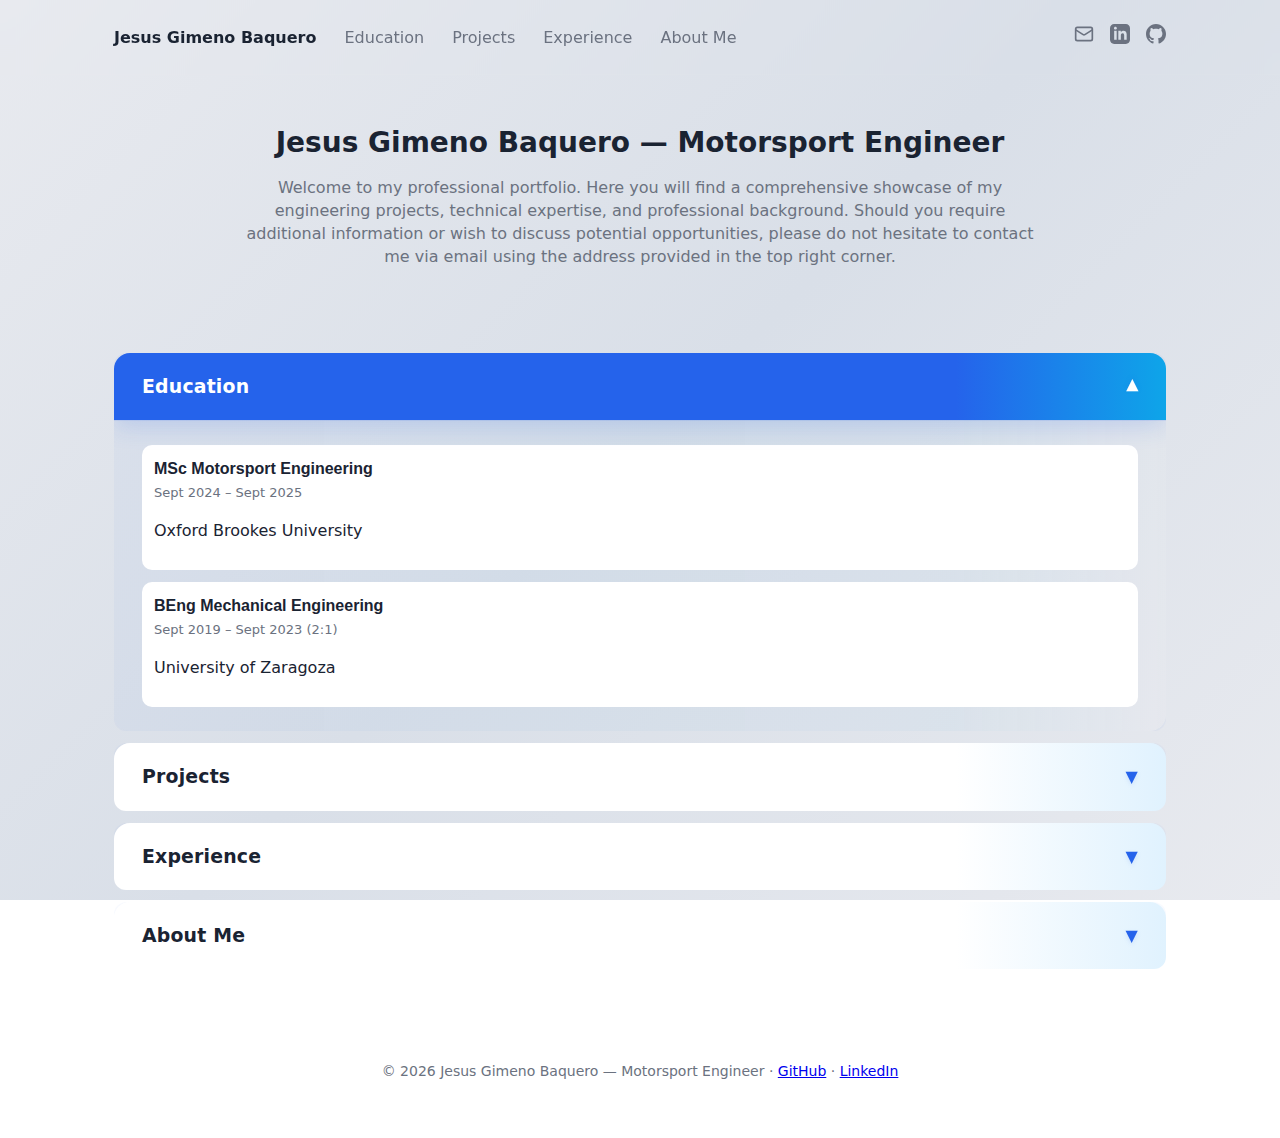
<file: index.html>
<!-- File: index.html -->
<!doctype html>
<html lang="en">
<head>
    <meta charset="utf-8" />
    <meta name="viewport" content="width=device-width,initial-scale=1" />
    <title>Jesus Gimeno Baquero — Motorsport Portfolio</title>
    <link rel="stylesheet" href="style.css" />
    <meta name="description" content="Engineering portfolio with interactive projects, images and contact section." />
</head>
<body>


    <header class="site-header">
        <div class="container header-inner">
            <a class="brand" href="#top">Jesus Gimeno Baquero</a>
            <nav class="nav" aria-label="Main">
                <button id="menu-toggle" class="menu-toggle" aria-expanded="false">☰</button>
                <ul id="nav-list" class="nav-list">
                    <li><a href="#education">Education</a></li>
                    <li><a href="#projects">Projects</a></li>
                    <li><a href="#experience">Experience</a></li>
                    <li><a href="#about">About Me</a></li>
                </ul>
            </nav>
            <div class="header-contact">
                <a href="mailto:gimeno.jesus0010@gmail.com" title="Email" class="contact-link">
                    <svg width="20" height="20" viewBox="0 0 24 24" fill="none" stroke="currentColor" stroke-width="2">
                        <rect x="2" y="4" width="20" height="16" rx="2"></rect>
                        <path d="m22 7-8.97 5.7a1.94 1.94 0 0 1-2.06 0L2 7"></path>
                    </svg>
                </a>
                <a href="https://www.linkedin.com/in/jesusgimenobaquero" target="_blank" rel="noopener" title="LinkedIn" class="contact-link">
                    <svg width="20" height="20" viewBox="0 0 24 24" fill="currentColor">
                        <path d="M19 0h-14c-2.761 0-5 2.239-5 5v14c0 2.761 2.239 5 5 5h14c2.762 0 5-2.239 5-5v-14c0-2.761-2.238-5-5-5zm-11 19h-3v-11h3v11zm-1.5-12.268c-.966 0-1.75-.79-1.75-1.764s.784-1.764 1.75-1.764 1.75.79 1.75 1.764-.783 1.764-1.75 1.764zm13.5 12.268h-3v-5.604c0-3.368-4-3.113-4 0v5.604h-3v-11h3v1.765c1.396-2.586 7-2.777 7 2.476v6.759z"/>
                    </svg>
                </a>
                <a href="https://github.com/jesus-gb3" target="_blank" rel="noopener" title="GitHub" class="contact-link">
                    <svg width="20" height="20" viewBox="0 0 24 24" fill="currentColor">
                        <path d="M12 0c-6.626 0-12 5.373-12 12 0 5.302 3.438 9.8 8.207 11.387.599.111.793-.261.793-.577v-2.234c-3.338.726-4.033-1.416-4.033-1.416-.546-1.387-1.333-1.756-1.333-1.756-1.089-.745.083-.729.083-.729 1.205.084 1.839 1.237 1.839 1.237 1.07 1.834 2.807 1.304 3.492.997.107-.775.418-1.305.762-1.604-2.665-.305-5.467-1.334-5.467-5.931 0-1.311.469-2.381 1.236-3.221-.124-.303-.535-1.524.117-3.176 0 0 1.008-.322 3.301 1.23.957-.266 1.983-.399 3.003-.404 1.02.005 2.047.138 3.006.404 2.291-1.552 3.297-1.23 3.297-1.23.653 1.653.242 2.874.118 3.176.77.84 1.235 1.911 1.235 3.221 0 4.609-2.807 5.624-5.479 5.921.43.372.823 1.102.823 2.222v3.293c0 .319.192.694.801.576 4.765-1.589 8.199-6.086 8.199-11.386 0-6.627-5.373-12-12-12z"/>
                    </svg>
                </a>
            </div>
        </div>
    </header>

    <main id="top">
        <section id="hero" class="hero container">
            <div class="hero-left">
                <h1>Jesus Gimeno Baquero — Motorsport Engineer</h1>
                <p>Welcome to my professional portfolio. Here you will find a comprehensive showcase of my engineering projects, technical expertise, and professional background. Should you require additional information or wish to discuss potential opportunities, please do not hesitate to contact me via email using the address provided in the top right corner.</p>
            </div>
        </section>

        <!-- Accordion-style sections in the requested order: Education, Projects, Experience -->
        <div class="container">
            <details id="education" class="accordion" open>
                <summary>Education</summary>
                <div class="panel timeline">
                    <div class="timeline-item education-item">
                        <button class="timeline-toggle" aria-expanded="false">MSc Motorsport Engineering</button>
                        <time>Sept 2024 – Sept 2025</time>
                        <p>Oxford Brookes University</p>
                        <div class="timeline-details hidden">
                            <ul style="margin:0 0 12px 0; padding-left:20px;">
                                <li><strong>Degree:</strong> MSc Motorsport Engineering</li>
                                <li><strong>Institution:</strong> Oxford Brookes University</li>
                                <li><strong>Dates:</strong> Sept 2024 – Sept 2025</li>
                            </ul>
                            <strong>Modules:</strong>
                            <ul style="margin:0 0 12px 0; padding-left:20px;">
                                <li>Vehicle Dynamics</li>
                                <li>Advanced Aerodynamics</li>
                                <li>Engineering Business Management</li>
                                <li>Electric Vehicles</li>
                                <li>Composite Structures and Impact Modelling</li>
                                <li>Race Engineering</li>
                                <li>Data Analysis Techniques</li>
                            </ul>
                            <strong>Dissertation:</strong>
                            <ul style="margin:0 0 12px 0; padding-left:20px;">
                                <li>Vehicle Sideslip Estimator Based on GPS and IMS Measurements</li>
                            </ul>
                        </div>
                    </div>

                    <div class="timeline-item education-item">
                        <button class="timeline-toggle" aria-expanded="false">BEng Mechanical Engineering</button>
                        <time>Sept 2019 – Sept 2023 (2:1)</time>
                        <p>University of Zaragoza</p>
                        <div class="timeline-details hidden">
                            <ul style="margin:0 0 12px 0; padding-left:20px;">
                                <li><strong>Degree:</strong> BEng Mechanical Engineering</li>
                                <li><strong>Institution:</strong> University of Zaragoza</li>
                                <li><strong>Dates:</strong> Sept 2019 – Sept 2023</li>
                            </ul>
                            <strong>Modules:</strong>
                            <ul style="margin:0 0 12px 0; padding-left:20px;">
                                <li>Dynamics</li>
                                <li>Structure Analysis</li>
                                <li>Kinematics</li>
                                <li>Internal Combustion Engines</li>
                                <li>Thermodynamics</li>
                                <li>Thermal Engineering</li>
                                <li>Fluid Dynamics</li>
                                <li>Mechanical Design</li>
                                <li>Manufacturing Methods</li>
                            </ul>
                            <strong>Dissertation:</strong>
                            <ul style="margin:0 0 12px 0; padding-left:20px;">
                                <li>Parametric Study of a Four-Stroke Engine Model Using 4stsoft Software</li>
                            </ul>
                        </div>
                    </div>
                </div>
            </details>

            <details id="projects" class="accordion">
                <summary>Projects</summary>
                <div class="panel timeline">
                    <div class="timeline-item">
                        <button class="timeline-toggle" aria-expanded="false">Physics-Based Sideslip Angle Estimation</button>
                        <time style="color: #0b57a4;">Python • Sensor Fusion • Signal Processing | May 2025 – Sept 2025</time>
                        <p>MSc dissertation project with Hitech GP racing team. Developed accurate body sideslip angle estimation using real-time sensor fusion.</p>
                        <div class="timeline-details hidden">
                            <ul style="margin:0 0 12px 0; padding-left:20px;">
                                <li><strong>Project:</strong> Physics-Based Sideslip Angle Estimation</li>
                                <li><strong>Tools:</strong> Python • Sensor Fusion • Signal Processing</li>
                                <li><strong>Context:</strong> MSc Dissertation with Hitech GP</li>
                            </ul>
                            <strong>Overview:</strong>
                            <ul style="margin:0 0 12px 0; padding-left:20px;">
                                <li>Developed accurate body sideslip angle estimation using real-time sensor fusion</li>
                                <li>Integrated GPS, IMU, and wheel speed sensor data for robust estimation</li>
                                <li>Implemented signal processing techniques to handle sensor noise and latency</li>
                                <li>Collaborated with professional racing team on real-world application</li>
                            </ul>
                            <a href="projects/sideslip-angle-estimation.html" style="display: inline-block; margin-top: 10px; color: #0b57a4; font-weight: 600; text-decoration: none;">View Full Project →</a>
                        </div>
                    </div>

                    <div class="timeline-item">
                        <button class="timeline-toggle" aria-expanded="false">iRacing Data Analysis</button>
                        <time style="color: #0b57a4;">Python • Data Analysis • Telemetry | Nov 2025</time>
                        <p>Comprehensive telemetry analysis framework for driver performance and setup optimization in iRacing simulation.</p>
                        <div class="timeline-details hidden">
                            <ul style="margin:0 0 12px 0; padding-left:20px;">
                                <li><strong>Project:</strong> iRacing Data Analysis</li>
                                <li><strong>Tools:</strong> Python • Data Analysis • Telemetry</li>
                                <li><strong>Context:</strong> Personal Development Project</li>
                            </ul>
                            <strong>Overview:</strong>
                            <ul style="margin:0 0 12px 0; padding-left:20px;">
                                <li>Developed comprehensive telemetry analysis framework for iRacing</li>
                                <li>Created tools for driver performance comparison and lap analysis</li>
                                <li>Implemented setup optimization algorithms based on telemetry data</li>
                                <li>Built visualization dashboards for quick performance insights</li>
                            </ul>
                            <a href="projects/iracing-data-analysis.html" style="display: inline-block; margin-top: 10px; color: #0b57a4; font-weight: 600; text-decoration: none;">View Full Project →</a>
                        </div>
                    </div>

                    <div class="timeline-item">
                        <button class="timeline-toggle" aria-expanded="false">F1 Vehicle Dynamics Simulation</button>
                        <time style="color: #0b57a4;">AVL VSM • Vehicle Dynamics • Lap Time Simulation | Mar 2025 – May 2025</time>
                        <p>Comprehensive F1 vehicle model with laptime simulation and track-specific optimization using professional-grade tools.</p>
                        <div class="timeline-details hidden">
                            <ul style="margin:0 0 12px 0; padding-left:20px;">
                                <li><strong>Project:</strong> F1 Vehicle Dynamics Simulation</li>
                                <li><strong>Tools:</strong> AVL VSM • Vehicle Dynamics • Lap Time Simulation</li>
                                <li><strong>Context:</strong> MSc Motorsport Engineering Module</li>
                            </ul>
                            <strong>Overview:</strong>
                            <ul style="margin:0 0 12px 0; padding-left:20px;">
                                <li>Developed complete 2026 FIA-compliant F1 car setup using AVL Vehicle Simulation Model</li>
                                <li>Worked in two-person Vehicle Dynamics team optimizing suspension, ride height, and mechanical balance</li>
                                <li>Achieved 62.611s qualifying lap time with 4.4% performance improvement over baseline</li>
                                <li>Integrated aerodynamics, vehicle dynamics, and powertrain subsystems for team-based development</li>
                            </ul>
                            <a href="projects/f1-simulation.html" style="display: inline-block; margin-top: 10px; color: #0b57a4; font-weight: 600; text-decoration: none;">View Full Project →</a>
                        </div>
                    </div>

                    <div class="timeline-item">
                        <button class="timeline-toggle" aria-expanded="false">3D Kinematic Solver</button>
                        <time style="color: #0b57a4;">Python • Kinematics • 3D Geometry | Nov 2025</time>
                        <p>Fully functional solver for analyzing complex suspension linkage behavior through computational geometry methods.</p>
                        <div class="timeline-details hidden">
                            <ul style="margin:0 0 12px 0; padding-left:20px;">
                                <li><strong>Project:</strong> 3D Kinematic Solver</li>
                                <li><strong>Tools:</strong> Python • Kinematics • 3D Geometry</li>
                                <li><strong>Context:</strong> Personal Development Project</li>
                            </ul>
                            <strong>Overview:</strong>
                            <ul style="margin:0 0 12px 0; padding-left:20px;">
                                <li>Built fully functional 3D kinematic solver from scratch in Python</li>
                                <li>Analyzes complex suspension linkage behavior through travel</li>
                                <li>Calculates key parameters: camber, toe, caster, scrub, dive/squat</li>
                                <li>Provides visualization and analysis tools for suspension optimization</li>
                            </ul>
                            <a href="projects/3d-kinematic-solver.html" style="display: inline-block; margin-top: 10px; color: #0b57a4; font-weight: 600; text-decoration: none;">View Full Project →</a>
                        </div>
                    </div>

                    <div class="timeline-item">
                        <button class="timeline-toggle" aria-expanded="false">Motostudent Suspension Design</button>
                        <time style="color: #0b57a4;">Excel • MATLAB • SolidWorks | Sept 2021 – Oct 2023</time>
                        <p>Progressive rear suspension system design for MotoStudent Competition VII Edition prototype motorcycles.</p>
                        <div class="timeline-details hidden">
                            <ul style="margin:0 0 12px 0; padding-left:20px;">
                                <li><strong>Project:</strong> Motostudent Suspension Design</li>
                                <li><strong>Tools:</strong> Excel • MATLAB • SolidWorks</li>
                                <li><strong>Context:</strong> MotoStudent Competition VII Edition</li>
                            </ul>
                            <strong>Overview:</strong>
                            <ul style="margin:0 0 12px 0; padding-left:20px;">
                                <li>Developed Excel-based rigid bike model for vehicle dynamics analysis</li>
                                <li>Calculated component forces for structural design and FEA validation</li>
                                <li>Designed progressive suspension with 50% motion ratio increase target</li>
                                <li>Created MATLAB script for automated kinematic optimization</li>
                                <li>Completed mechanical design in SolidWorks for manufacturing</li>
                            </ul>
                            <a href="projects/motostudent-suspension.html" style="display: inline-block; margin-top: 10px; color: #0b57a4; font-weight: 600; text-decoration: none;">View Full Project →</a>
                        </div>
                    </div>

                    <div class="timeline-item" style="display: none;">
                        <button class="timeline-toggle" aria-expanded="false">GT3 Aerodynamic Package Design</button>
                        <time style="color: #0b57a4;">SolidWorks • Aerodynamics • Integration | Sept 2024 – Dec 2024</time>
                        <p>Complete aerodynamic wing design with carbon fibre mounting integration for motorsport application.</p>
                        <div class="timeline-details hidden">
                            <ul style="margin:0 0 12px 0; padding-left:20px;">
                                <li><strong>Project:</strong> GT3 Aerodynamic Package Design</li>
                                <li><strong>Tools:</strong> SolidWorks • Aerodynamics • Integration</li>
                                <li><strong>Context:</strong> Motorsport Engineering Project</li>
                            </ul>
                            <strong>Overview:</strong>
                            <ul style="margin:0 0 12px 0; padding-left:20px;">
                                <li>Designed complete rear wing assembly with endplates and mounting structure</li>
                                <li>Integrated carbon fibre mounting brackets with existing chassis</li>
                                <li>Optimized aerodynamic balance for GT3 racing application</li>
                                <li>Created detailed manufacturing drawings and assembly instructions</li>
                            </ul>
                            <a href="projects/gt3-aerodynamics.html" style="display: inline-block; margin-top: 10px; color: #0b57a4; font-weight: 600; text-decoration: none;">View Full Project →</a>
                        </div>
                    </div>

                    <div class="timeline-item">
                        <button class="timeline-toggle" aria-expanded="false">Parametric Study of Four-Stroke Engine</button>
                        <time style="color: #0b57a4;">4STSOFT • Engine Modeling • Thermodynamics | Feb 2023 – Sept 2023</time>
                        <p>BEng dissertation project analyzing engine performance through comprehensive parametric study using simulation software.</p>
                        <div class="timeline-details hidden">
                            <ul style="margin:0 0 12px 0; padding-left:20px;">
                                <li><strong>Project:</strong> Parametric Study of Four-Stroke Engine</li>
                                <li><strong>Tools:</strong> 4STSOFT • Engine Modeling • Thermodynamics</li>
                                <li><strong>Context:</strong> BEng Dissertation Project</li>
                            </ul>
                            <strong>Overview:</strong>
                            <ul style="margin:0 0 12px 0; padding-left:20px;">
                                <li>Conducted comprehensive parametric study of four-stroke engine performance</li>
                                <li>Analyzed effects of compression ratio, valve timing, and intake/exhaust design</li>
                                <li>Used 4STSOFT simulation software for thermodynamic modeling</li>
                                <li>Identified optimal configurations for power and efficiency targets</li>
                            </ul>
                            <a href="projects/engine-parametric-study.html" style="display: inline-block; margin-top: 10px; color: #0b57a4; font-weight: 600; text-decoration: none;">View Full Project →</a>
                        </div>
                    </div>
                </div>
            </details>

            <details id="experience" class="accordion">
                <summary>Experience</summary>
                <div class="panel timeline">
                    <div class="timeline-item">
                        <button class="timeline-toggle" aria-expanded="false">Team Member — Oxford Brookes Racing</button>
                        <time>Sept 2024 – May 2025</time>
                        <p>Motorsport engineering team designing and building a Formula Student race car.</p>
                        <div class="timeline-details hidden">
                            <ul style="margin:0 0 12px 0; padding-left:20px;">
                                <li><strong>Role:</strong> Team Member — Oxford Brookes Racing</li>
                                <li><strong>Dates:</strong> Sept 2024 – May 2025</li>
                                <li><strong>Team:</strong> Oxford Brookes Racing</li>
                            </ul>
                            <strong>Responsibilities:</strong>
                            <ul style="margin:0 0 12px 0; padding-left:20px;">
                                <li>Developed kinematic optimization tools for suspension geometry</li>
                                <li>Designed carbon fibre steering mount assembly from concept to fabrication</li>
                                <li>Integrated simulation tools for performance validation</li>
                            </ul>
                            <strong>Key achievements:</strong>
                            <ul style="margin:0 0 12px 0; padding-left:20px;">
                                <li>Created Excel-based kinematic tool reducing design iteration time</li>
                                <li>Delivered structural components meeting weight and performance targets</li>
                                <li>Validated designs against lap-time simulations and vehicle dynamics models</li>
                            </ul>
                        </div>
                    </div>
                    <div class="timeline-item">
                        <button class="timeline-toggle" aria-expanded="false">Chief Dynamics Engineer & Team Leader — Motostudent Unizar</button>
                        <time>Sept 2021 – Oct 2023</time>
                        <p>International student racing competition team (Formula Student electric vehicle category).</p>
                        <div class="timeline-details hidden">
                            <ul style="margin:0 0 12px 0; padding-left:20px;">
                                <li><strong>Role:</strong> Chief Dynamics Engineer & Team Leader — Motostudent Unizar</li>
                                <li><strong>Dates:</strong> Sept 2021 – Oct 2023</li>
                                <li><strong>Team:</strong> Motostudent Unizar</li>
                            </ul>
                            <strong>Responsibilities:</strong>
                            <ul style="margin:0 0 12px 0; padding-left:20px;">
                                <li>Led team during main competition event</li>
                                <li>Designed and simulated progressive rear suspension linkage using SolidWorks and ADAMS</li>
                                <li>Integrated sensors with electrical team</li>
                                <li>Conducted track data analysis for suspension tuning and driver coaching</li>
                            </ul>
                            <strong>Key achievements:</strong>
                            <ul style="margin:0 0 12px 0; padding-left:20px;">
                                <li>Successfully led team through design phase with cross-functional collaboration</li>
                                <li>Delivered competition-proven suspension system with real-world validation</li>
                                <li>Optimized vehicle setup based on track-specific data analysis</li>
                                <li>Mentored junior team members in vehicle dynamics principles</li>
                            </ul>
                        </div>
                    </div>
                    <div class="timeline-item">
                        <button class="timeline-toggle" aria-expanded="false">Higher National Diploma Teacher — IES Gallicum High School</button>
                        <time>Sept 2023 – June 2024</time>
                        <p>Taught technical modules to upper secondary and post-secondary students.</p>
                        <div class="timeline-details hidden">
                            <ul style="margin:0 0 12px 0; padding-left:20px;">
                                <li><strong>Role:</strong> Higher National Diploma Teacher — IES Gallicum High School</li>
                                <li><strong>Dates:</strong> Sept 2023 – June 2024</li>
                                <li><strong>Focus:</strong> Technical modules for upper secondary and post-secondary students</li>
                            </ul>
                            <strong>Responsibilities:</strong>
                            <ul style="margin:0 0 12px 0; padding-left:20px;">
                                <li>Delivered lectures in electronics, energy systems, and sensor technology</li>
                                <li>Created curriculum and practical exercises</li>
                                <li>Assessed student understanding and provided feedback</li>
                            </ul>
                            <strong>Key achievements:</strong>
                            <ul style="margin:0 0 12px 0; padding-left:20px;">
                                <li>Developed engaging technical content for diverse learner backgrounds</li>
                                <li>Demonstrated ability to communicate complex engineering concepts clearly</li>
                                <li>Built practical labs for hands-on learning</li>
                                <li>Introduced practical lab modules and project-based assessments that improved student engagement and hands-on skills</li>
                            </ul>
                        </div>
                    </div>
                </div>
            </details>

            <details id="about" class="accordion">
                <summary>About Me</summary>
                <div class="panel">
                    <details class="sub-accordion">
                        <summary>Skills</summary>
                        <div class="sub-panel">
                            <ul>
                                <li><strong>CAD & Design:</strong> SolidWorks, Inventor, AutoCAD</li>
                                <li><strong>Simulation & Modelling:</strong> ADAMS, AVL VSM, MATLAB, Excel-based tools</li>
                                <li><strong>Programming:</strong> Python, MATLAB, C++</li>
                                <li><strong>Vehicle Dynamics:</strong> Multibody systems, suspension design, tire modelling, aerodynamics</li>
                                <li><strong>Data Analysis:</strong> Sensor fusion, signal processing, real-world track data correlation</li>
                                <li><strong>FEA & Analysis:</strong> Structural analysis, component optimization</li>
                                <li><strong>Languages:</strong> English (IELTS Band 8 / C1 Advanced), Spanish (Native)</li>
                            </ul>
                        </div>
                    </details>

                    <details class="sub-accordion">
                        <summary>Hobbies</summary>
                        <div class="sub-panel">
                            <ul>
                                <li><strong>Motorsport & Cars:</strong> Interest in motorsport and practical vehicle work — maintenance, mechanical troubleshooting, tuning, and hands-on improvements for road and track use.</li>
                                <li><strong>Simracing & videogames:</strong> Competitive simracing, lap analysis, and setup experimentation to sharpen track and engineering skills.</li>
                                <li><strong>Sports & fitness:</strong> Tennis, basketball, and regular gym training to build endurance, coordination, and focus.</li>
                                <li><strong>Music:</strong> Play electric guitar and bass — enjoy performing, recording, and listening across genres.</li>
                                <li><strong>Watchmaking & precision crafts:</strong> Interest in mechanical movements, assembly, and the fine-detail work of horology.</li>
                            </ul>
                        </div>
                    </details>
                </div>
            </details>
        </div>
    </main>

    <footer class="site-footer">
        <div class="container">
            <p>© <span id="year"></span> Jesus Gimeno Baquero — Motorsport Engineer · <a href="https://github.com/jesus-gb3" target="_blank" rel="noopener">GitHub</a> · <a href="https://www.linkedin.com/in/jesusgimenobaquero" target="_blank" rel="noopener">LinkedIn</a></p>
        </div>
    </footer>

    <script>
        // Basic interactive behavior: menu toggle, filtering, search, modal, form stub
        document.addEventListener('DOMContentLoaded', () => {
            // Set year
            document.getElementById('year').textContent = new Date().getFullYear();

            // Accordion behaviour: only allow one open at a time
            const accordions = Array.from(document.querySelectorAll('details.accordion'));
            accordions.forEach(acc => {
                acc.addEventListener('click', (e) => {
                    // Only handle summary clicks
                    if (e.target.tagName !== 'SUMMARY') return;

                    // If the clicked summary belongs to a nested sub-accordion (e.g. About Me), ignore
                    if (e.target.closest('#about .sub-accordion')) return;

                    if (acc.open) {
                        // Closing animation
                        e.preventDefault();
                        const panel = acc.querySelector('.panel');
                        if (panel) panel.style.animation = 'slideUp 0.6s ease forwards';
                        setTimeout(() => {
                            acc.open = false;
                            if (panel) panel.style.animation = '';
                        }, 600);
                    } else {
                        // Opening - close other accordions smoothly
                        e.preventDefault();
                        accordions.forEach(other => {
                            if (other !== acc && other.open) {
                                const otherPanel = other.querySelector('.panel');
                                if (otherPanel) otherPanel.style.animation = 'slideUp 0.6s ease forwards';
                                setTimeout(() => {
                                    other.open = false;
                                    if (otherPanel) otherPanel.style.animation = '';
                                }, 600);
                            }
                        });
                        // Open the clicked accordion
                        acc.open = true;
                        const panel = acc.querySelector('.panel');
                        if (panel) panel.style.animation = 'slideDown 0.6s ease forwards';
                    }
                });
            });

            // Menu toggle for small screens
            const menuToggle = document.getElementById('menu-toggle');
            const navList = document.getElementById('nav-list');
            menuToggle.addEventListener('click', () => {
                const expanded = menuToggle.getAttribute('aria-expanded') === 'true';
                menuToggle.setAttribute('aria-expanded', String(!expanded));
                navList.classList.toggle('open');
            });

            // Smooth scroll for internal links — also open an accordion if target is one
            document.querySelectorAll('a[href^="#"]').forEach(a => {
                a.addEventListener('click', (e) => {
                    const href = a.getAttribute('href');
                    if (href.length > 1) {
                        e.preventDefault();
                        const target = document.querySelector(href);
                        if (target) {
                            // If target is a <details>, open it and close others
                            if (target.tagName && target.tagName.toLowerCase() === 'details') {
                                accordions.forEach(other => { if (other !== target) other.open = false; });
                                target.open = true;
                            }
                            target.scrollIntoView({behavior: 'smooth', block: 'start'});
                        }
                        navList.classList.remove('open');
                        menuToggle.setAttribute('aria-expanded', 'false');
                    }
                });
            });

            // Handle hash on page load to open appropriate accordion
            const hash = window.location.hash;
            if (hash) {
                const target = document.querySelector(hash);
                if (target && target.tagName && target.tagName.toLowerCase() === 'details') {
                    accordions.forEach(other => { if (other !== target) other.open = false; });
                    target.open = true;
                    setTimeout(() => target.scrollIntoView({behavior: 'smooth', block: 'start'}), 0);
                }
            }

            // Only one education subsection open at a time
            document.querySelectorAll('.timeline-item.education-item').forEach(item => {
                item.addEventListener('click', (e) => {
                    if (e.target.tagName === 'A') return;
                    const details = item.querySelector('.timeline-details');
                    const btn = item.querySelector('.timeline-toggle');
                    if (details && btn) {
                        // Close all other education subsections
                        document.querySelectorAll('.timeline-item.education-item .timeline-details').forEach(d => {
                            if (d !== details) d.classList.add('hidden');
                        });
                        document.querySelectorAll('.timeline-item.education-item .timeline-toggle').forEach(b => {
                            if (b !== btn) b.setAttribute('aria-expanded', 'false');
                        });
                        // Toggle current
                        const nowOpen = details.classList.contains('hidden');
                        details.classList.toggle('hidden');
                        btn.setAttribute('aria-expanded', String(nowOpen));
                    }
                });
            });

            // Only one project subsection open at a time
            document.querySelectorAll('#projects .timeline-item').forEach(item => {
                item.addEventListener('click', (e) => {
                    if (e.target.tagName === 'A') return;
                    const details = item.querySelector('.timeline-details');
                    const btn = item.querySelector('.timeline-toggle');
                    if (details && btn) {
                        // Close all other project subsections
                        document.querySelectorAll('#projects .timeline-item .timeline-details').forEach(d => {
                            if (d !== details) d.classList.add('hidden');
                        });
                        document.querySelectorAll('#projects .timeline-item .timeline-toggle').forEach(b => {
                            if (b !== btn) b.setAttribute('aria-expanded', 'false');
                        });
                        // Toggle current
                        const nowOpen = details.classList.contains('hidden');
                        details.classList.toggle('hidden');
                        btn.setAttribute('aria-expanded', String(nowOpen));
                    }
                });
            });
                // Only one experience subsection open at a time
                document.querySelectorAll('#experience .timeline-item').forEach(item => {
                    item.addEventListener('click', (e) => {
                        if (e.target.tagName === 'A') return;
                        const details = item.querySelector('.timeline-details');
                        const btn = item.querySelector('.timeline-toggle');
                        if (details && btn) {
                            // Close all other experience subsections
                            document.querySelectorAll('#experience .timeline-item .timeline-details').forEach(d => {
                                if (d !== details) d.classList.add('hidden');
                            });
                            document.querySelectorAll('#experience .timeline-item .timeline-toggle').forEach(b => {
                                if (b !== btn) b.setAttribute('aria-expanded', 'false');
                            });
                            // Toggle current
                            const nowOpen = details.classList.contains('hidden');
                            details.classList.toggle('hidden');
                            btn.setAttribute('aria-expanded', String(nowOpen));
                        }
                    });
                });

                // About Me sub-accordion toggling (Skills, Hobbies)
                document.querySelectorAll('#about .sub-accordion').forEach(subAcc => {
                    const summary = subAcc.querySelector('summary');
                    if (summary) {
                        summary.addEventListener('click', (e) => {
                            e.preventDefault();
                            // Prevent click from bubbling to parent accordion (which would close it)
                            e.stopPropagation();
                            // Toggle only this sub-accordion
                            subAcc.open = !subAcc.open;
                        });
                    }
                });
        });
    </script>
</body>
</html>
</file>
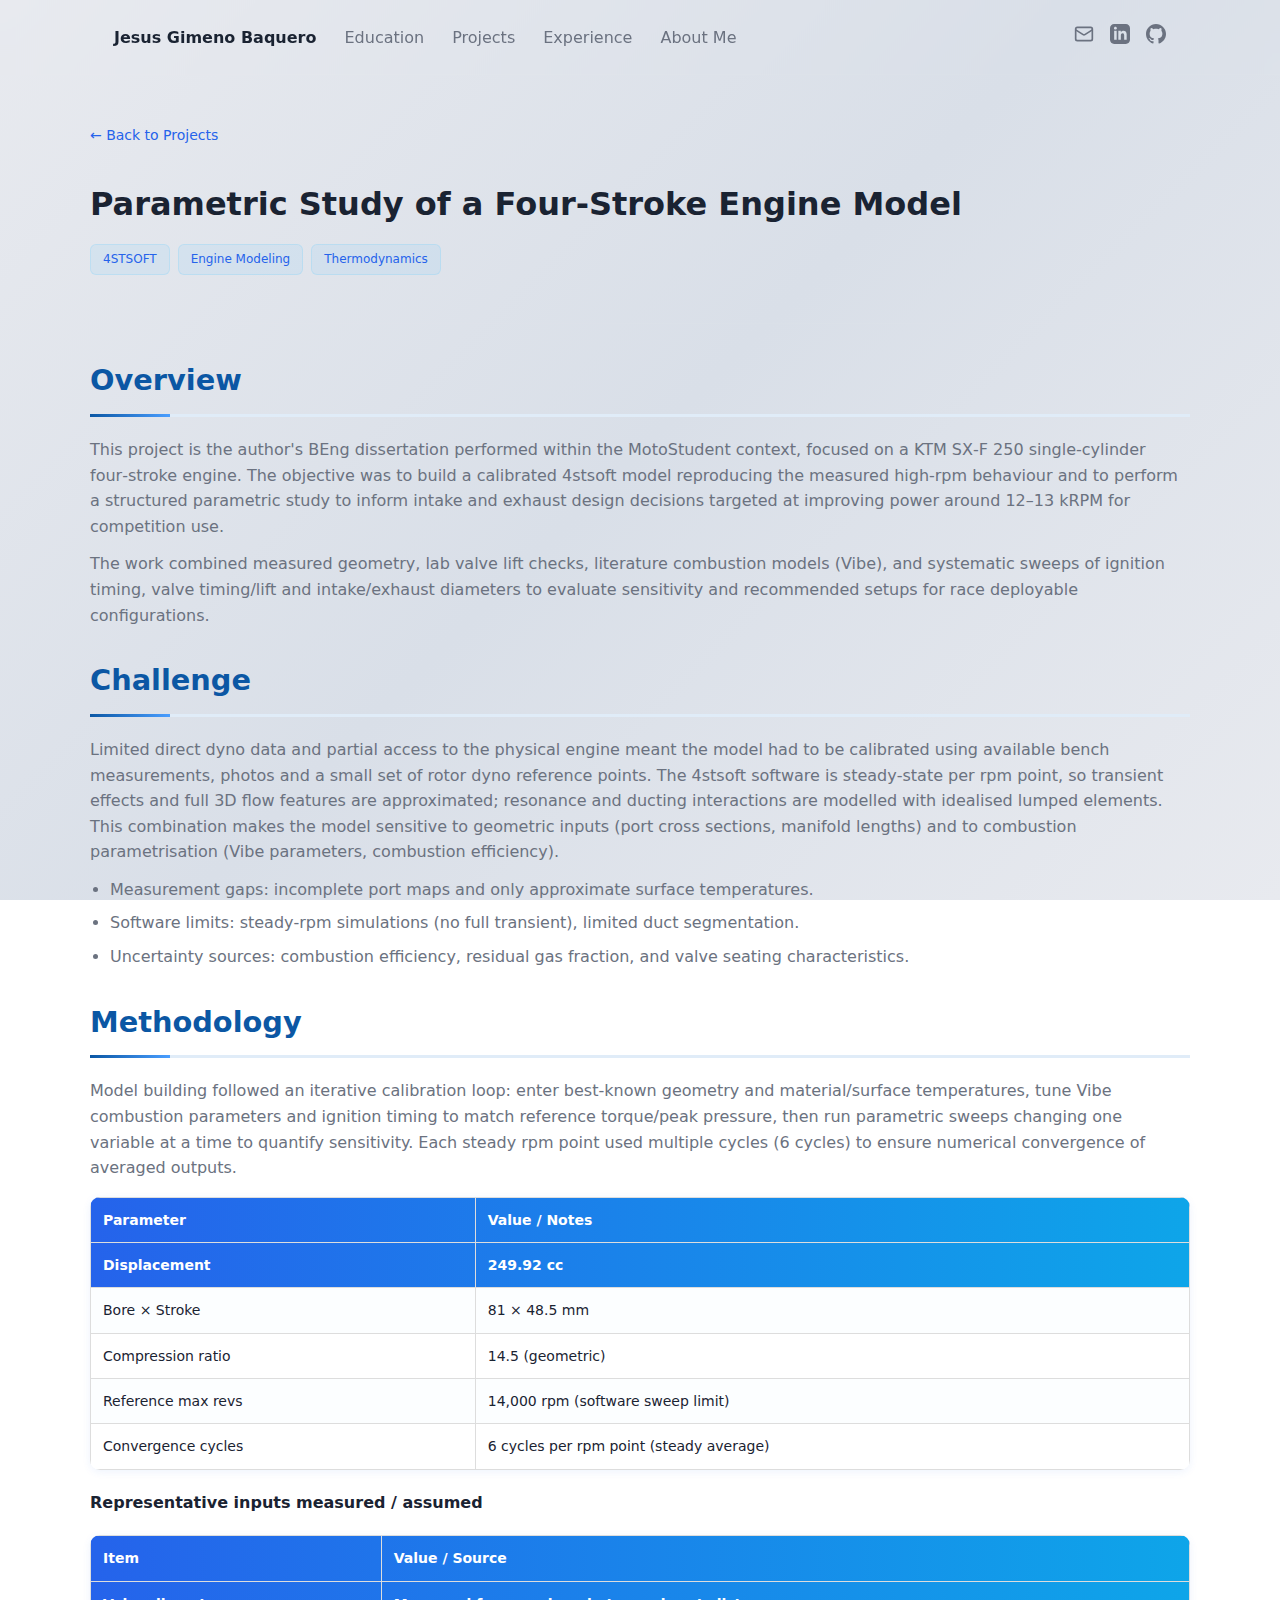
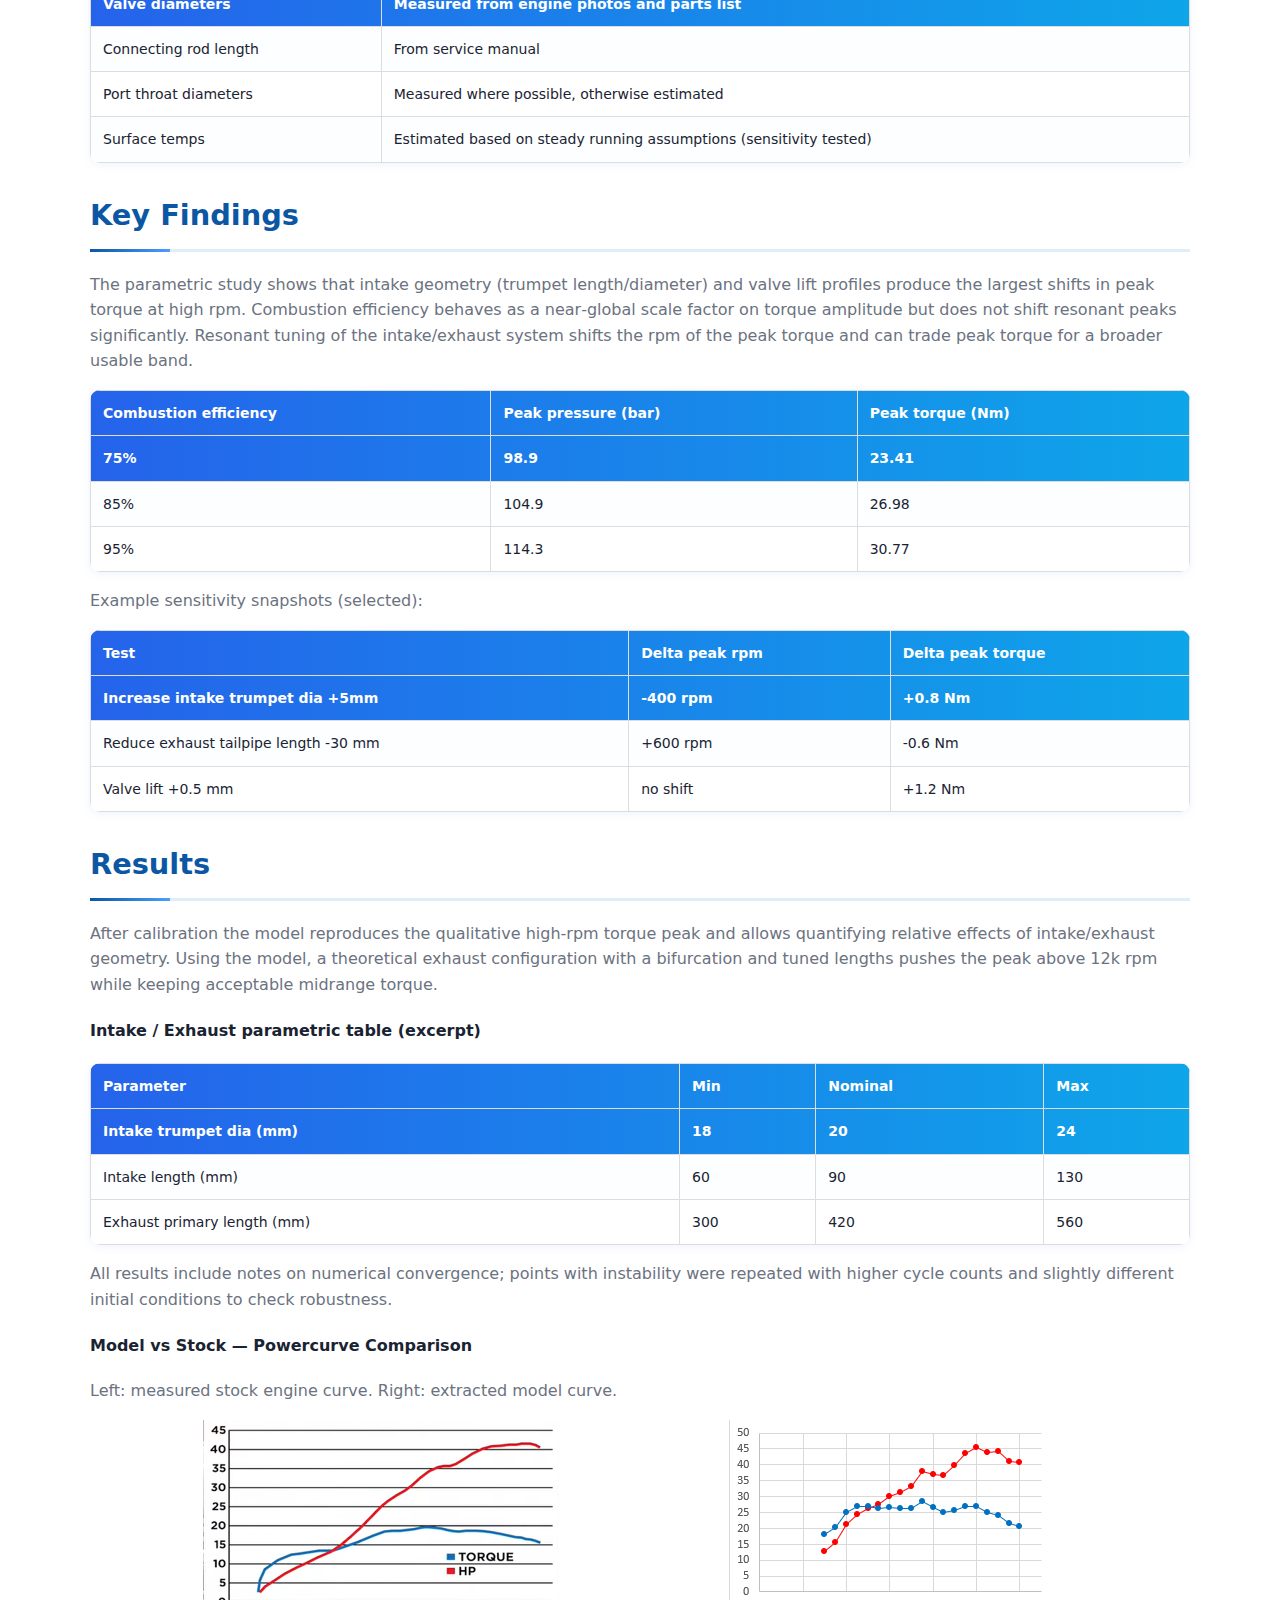
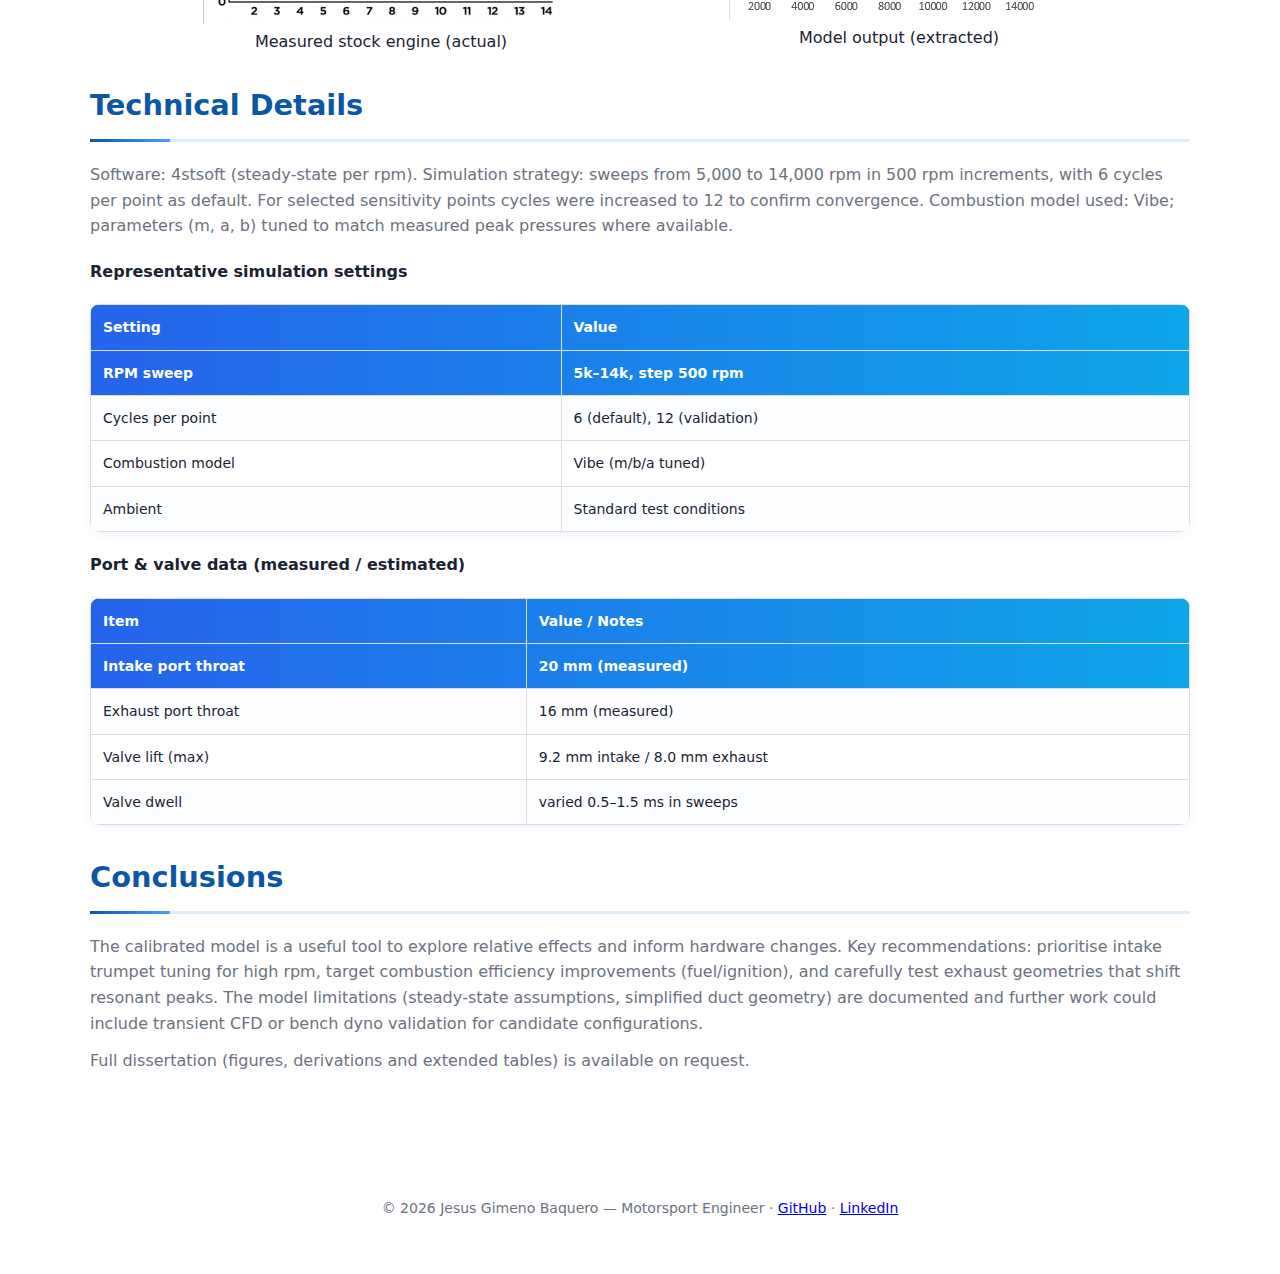
<file: projects/engine-parametric-study.html>
<!doctype html>
<html lang="en">
<head>
    <meta charset="utf-8" />
    <meta name="viewport" content="width=device-width,initial-scale=1" />
    <title>Engine Parametric Study — Jesus Gimeno Baquero</title>
    <link rel="stylesheet" href="../style.css" />
    <style>
        /* Title styling */
        article.project-content h2 {
            color: #0b57a4;
            font-size: 1.8rem;
            font-weight: 700;
            margin-top: 50px;
            margin-bottom: 20px;
            padding-bottom: 12px;
            border-bottom: 3px solid #e0ecf8;
            position: relative;
        }
        article.project-content h2::after {
            content: '';
            position: absolute;
            bottom: -3px;
            left: 0;
            width: 80px;
            height: 3px;
            background: linear-gradient(90deg, #0b57a4 0%, #4a9eff 100%);
        }
        article.project-content h2:first-of-type {
            margin-top: 0;
        }
        article.project-content h3 {
            color: #083761;
            font-size: 1.3rem;
            font-weight: 600;
            margin-top: 35px;
            margin-bottom: 15px;
            padding-left: 15px;
            border-left: 4px solid #4a9eff;
        }

        /* Revert to original table design */
        .data-table {
            width: 100%;
            border-collapse: collapse;
            margin: 1rem 0;
            font-size: 0.9rem;
            text-align: left;
        }

        .data-table th, .data-table td {
            border: 1px solid #ddd; /* Light gray borders */
            padding: 0.75rem;
        }

        .data-table tr {
            background-color: #ffffff; /* Default white for all rows */
        }

        .data-table tr:first-child {
            font-weight: bold; /* Bold text for the first row */
        }

        /* Side-by-side images */
        .pv-compare {
            display: flex;
            justify-content: space-between;
            gap: 1rem;
        }
        .pv-compare-item {
            flex: 1;
            text-align: center;
        }
        .pv-compare-item img {
            max-width: 100%;
            height: auto;
        }
    </style>
</head>
<body>
    <header class="site-header">
        <div class="container header-inner">
            <a class="brand" href="../index.html#top">Jesus Gimeno Baquero</a>
            <nav class="nav" aria-label="Main">
                <button id="menu-toggle" class="menu-toggle" aria-expanded="false">☰</button>
                <ul id="nav-list" class="nav-list">
                    <li><a href="../index.html#education">Education</a></li>
                    <li><a href="../index.html#projects">Projects</a></li>
                    <li><a href="../index.html#experience">Experience</a></li>
                    <li><a href="../index.html#about">About Me</a></li>
                </ul>
            </nav>
            <div class="header-contact">
                <a href="mailto:gimeno.jesus0010@gmail.com" title="Email" class="contact-link">
                    <svg width="20" height="20" viewBox="0 0 24 24" fill="none" stroke="currentColor" stroke-width="2">
                        <rect x="2" y="4" width="20" height="16" rx="2"></rect>
                        <path d="m22 7-8.97 5.7a1.94 1.94 0 0 1-2.06 0L2 7"></path>
                    </svg>
                </a>
                <a href="https://www.linkedin.com/in/jesusgimenobaquero" target="_blank" rel="noopener" title="LinkedIn" class="contact-link">
                    <svg width="20" height="20" viewBox="0 0 24 24" fill="currentColor">
                        <path d="M19 0h-14c-2.761 0-5 2.239-5 5v14c0 2.761 2.239 5 5 5h14c2.762 0 5-2.239 5-5v-14c0-2.761-2.238-5-5-5zm-11 19h-3v-11h3v11zm-1.5-12.268c-.966 0-1.75-.79-1.75-1.764s.784-1.764 1.75-1.764 1.75.79 1.75 1.764-.783 1.764-1.75 1.764zm13.5 12.268h-3v-5.604c0-3.368-4-3.113-4 0v5.604h-3v-11h3v1.765c1.396-2.586 7-2.777 7 2.476v6.759z"/>
                    </svg>
                </a>
                <a href="https://github.com/jesus-gb3" target="_blank" rel="noopener" title="GitHub" class="contact-link">
                    <svg width="20" height="20" viewBox="0 0 24 24" fill="currentColor">
                        <path d="M12 0c-6.626 0-12 5.373-12 12 0 5.302 3.438 9.8 8.207 11.387.599.111.793-.261.793-.577v-2.234c-3.338.726-4.033-1.416-4.033-1.416-.546-1.387-1.333-1.756-1.333-1.756-1.089-.745.083-.729.083-.729 1.205.084 1.839 1.237 1.839 1.237 1.07 1.834 2.807 1.304 3.492.997.107-.775.418-1.305.762-1.604-2.665-.305-5.467-1.334-5.467-5.931 0-1.311.469-2.381 1.236-3.221-.124-.303-.535-1.524.117-3.176 0 0 1.008-.322 3.301 1.23.957-.266 1.983-.399 3.003-.404 1.02.005 2.047.138 3.006.404 2.291-1.552 3.297-1.23 3.297-1.23.653 1.653.242 2.874.118 3.176.77.84 1.235 1.911 1.235 3.221 0 4.609-2.807 5.624-5.479 5.921.43.372.823 1.102.823 2.222v3.293c0 .319.192.694.801.576 4.765-1.589 8.199-6.086 8.199-11.386 0-6.627-5.373-12-12-12z"/>
                    </svg>
                </a>
            </div>
        </div>
    </header>

    <main id="top">
        <section class="project-hero container">
            <a href="../index.html#projects" class="back-link">← Back to Projects</a>
            <h1>Parametric Study of a Four-Stroke Engine Model</h1>
            <div class="project-meta">
                <span class="tag">4STSOFT</span>
                <span class="tag">Engine Modeling</span>
                <span class="tag">Thermodynamics</span>
            </div>
        </section>

        <article class="project-content container">
            <section class="project-section">
                <h2>Overview</h2>
                <p>This project is the author's BEng dissertation performed within the MotoStudent context, focused on a KTM SX‑F 250 single‑cylinder four‑stroke engine. The objective was to build a calibrated 4stsoft model reproducing the measured high‑rpm behaviour and to perform a structured parametric study to inform intake and exhaust design decisions targeted at improving power around 12–13 kRPM for competition use.</p>
                <p>The work combined measured geometry, lab valve lift checks, literature combustion models (Vibe), and systematic sweeps of ignition timing, valve timing/lift and intake/exhaust diameters to evaluate sensitivity and recommended setups for race deployable configurations.</p>
            </section>

            <section class="project-section">
                <h2>Challenge</h2>
                <p>Limited direct dyno data and partial access to the physical engine meant the model had to be calibrated using available bench measurements, photos and a small set of rotor dyno reference points. The 4stsoft software is steady‑state per rpm point, so transient effects and full 3D flow features are approximated; resonance and ducting interactions are modelled with idealised lumped elements. This combination makes the model sensitive to geometric inputs (port cross sections, manifold lengths) and to combustion parametrisation (Vibe parameters, combustion efficiency).</p>
                <ul>
                    <li>Measurement gaps: incomplete port maps and only approximate surface temperatures.</li>
                    <li>Software limits: steady‑rpm simulations (no full transient), limited duct segmentation.</li>
                    <li>Uncertainty sources: combustion efficiency, residual gas fraction, and valve seating characteristics.</li>
                </ul>
            </section>

            <section class="project-section">
                <h2>Methodology</h2>
                <p>Model building followed an iterative calibration loop: enter best‑known geometry and material/surface temperatures, tune Vibe combustion parameters and ignition timing to match reference torque/peak pressure, then run parametric sweeps changing one variable at a time to quantify sensitivity. Each steady rpm point used multiple cycles (6 cycles) to ensure numerical convergence of averaged outputs.</p>

                <table class="data-table">
                    <thead><tr><td>Parameter</td><td>Value / Notes</td></tr></thead>
                    <tbody>
                        <tr><td>Displacement</td><td>249.92 cc</td></tr>
                        <tr><td>Bore × Stroke</td><td>81 × 48.5 mm</td></tr>
                        <tr><td>Compression ratio</td><td>14.5 (geometric)</td></tr>
                        <tr><td>Reference max revs</td><td>14,000 rpm (software sweep limit)</td></tr>
                        <tr><td>Convergence cycles</td><td>6 cycles per rpm point (steady average)</td></tr>
                    </tbody>
                </table>

                <h4>Representative inputs measured / assumed</h4>
                <table class="data-table">
                    <thead><tr><td>Item</td><td>Value / Source</td></tr></thead>
                    <tbody>
                        <tr><td>Valve diameters</td><td>Measured from engine photos and parts list</td></tr>
                        <tr><td>Connecting rod length</td><td>From service manual</td></tr>
                        <tr><td>Port throat diameters</td><td>Measured where possible, otherwise estimated</td></tr>
                        <tr><td>Surface temps</td><td>Estimated based on steady running assumptions (sensitivity tested)</td></tr>
                    </tbody>
                </table>
            </section>

            <section class="project-section">
                <h2>Key Findings</h2>
                <p>The parametric study shows that intake geometry (trumpet length/diameter) and valve lift profiles produce the largest shifts in peak torque at high rpm. Combustion efficiency behaves as a near‑global scale factor on torque amplitude but does not shift resonant peaks significantly. Resonant tuning of the intake/exhaust system shifts the rpm of the peak torque and can trade peak torque for a broader usable band.</p>

                <table class="data-table">
                    <thead><tr><td>Combustion efficiency</td><td>Peak pressure (bar)</td><td>Peak torque (Nm)</td></tr></thead>
                    <tbody>
                        <tr><td>75%</td><td>98.9</td><td>23.41</td></tr>
                        <tr><td>85%</td><td>104.9</td><td>26.98</td></tr>
                        <tr><td>95%</td><td>114.3</td><td>30.77</td></tr>
                    </tbody>
                </table>

                <p>Example sensitivity snapshots (selected):</p>
                <table class="data-table">
                    <thead><tr><td>Test</td><td>Delta peak rpm</td><td>Delta peak torque</td></tr></thead>
                    <tbody>
                        <tr><td>Increase intake trumpet dia +5mm</td><td>-400 rpm</td><td>+0.8 Nm</td></tr>
                        <tr><td>Reduce exhaust tailpipe length -30 mm</td><td>+600 rpm</td><td>-0.6 Nm</td></tr>
                        <tr><td>Valve lift +0.5 mm</td><td>no shift</td><td>+1.2 Nm</td></tr>
                    </tbody>
                </table>
            </section>

            <section class="project-section">
                <h2>Results</h2>
                <p>After calibration the model reproduces the qualitative high‑rpm torque peak and allows quantifying relative effects of intake/exhaust geometry. Using the model, a theoretical exhaust configuration with a bifurcation and tuned lengths pushes the peak above 12k rpm while keeping acceptable midrange torque.</p>

                <h4>Intake / Exhaust parametric table (excerpt)</h4>
                <table class="data-table">
                    <thead><tr><td>Parameter</td><td>Min</td><td>Nominal</td><td>Max</td></tr></thead>
                    <tbody>
                        <tr><td>Intake trumpet dia (mm)</td><td>18</td><td>20</td><td>24</td></tr>
                        <tr><td>Intake length (mm)</td><td>60</td><td>90</td><td>130</td></tr>
                        <tr><td>Exhaust primary length (mm)</td><td>300</td><td>420</td><td>560</td></tr>
                    </tbody>
                </table>

                <p>All results include notes on numerical convergence; points with instability were repeated with higher cycle counts and slightly different initial conditions to check robustness.</p>

                <h4>Model vs Stock — Powercurve Comparison</h4>
                <p class="muted">Left: measured stock engine curve. Right: extracted model curve.</p>
                <figure class="pv-compare">
                    <div class="pv-compare-item">
                        <img src="assets/engine-actual.png" alt="Measured stock engine powercurve (torque & hp)" />
                        <figcaption>Measured stock engine (actual)</figcaption>
                    </div>
                    <div class="pv-compare-item">
                        <img src="assets/engine-model.png" alt="Model extracted powercurve (torque & hp)" />
                        <figcaption>Model output (extracted)</figcaption>
                    </div>
                </figure>
            </section>

            <section class="project-section">
                <h2>Technical Details</h2>
                <p>Software: 4stsoft (steady‑state per rpm). Simulation strategy: sweeps from 5,000 to 14,000 rpm in 500 rpm increments, with 6 cycles per point as default. For selected sensitivity points cycles were increased to 12 to confirm convergence. Combustion model used: Vibe; parameters (m, a, b) tuned to match measured peak pressures where available.</p>

                <h4>Representative simulation settings</h4>
                <table class="data-table">
                    <thead><tr><td>Setting</td><td>Value</td></tr></thead>
                    <tbody>
                        <tr><td>RPM sweep</td><td>5k–14k, step 500 rpm</td></tr>
                        <tr><td>Cycles per point</td><td>6 (default), 12 (validation)</td></tr>
                        <tr><td>Combustion model</td><td>Vibe (m/b/a tuned)</td></tr>
                        <tr><td>Ambient</td><td>Standard test conditions</td></tr>
                    </tbody>
                </table>

                <h4>Port & valve data (measured / estimated)</h4>
                <table class="data-table">
                    <thead><tr><td>Item</td><td>Value / Notes</td></tr></thead>
                    <tbody>
                        <tr><td>Intake port throat</td><td>20 mm (measured)</td></tr>
                        <tr><td>Exhaust port throat</td><td>16 mm (measured)</td></tr>
                        <tr><td>Valve lift (max)</td><td>9.2 mm intake / 8.0 mm exhaust</td></tr>
                        <tr><td>Valve dwell</td><td>varied 0.5–1.5 ms in sweeps</td></tr>
                    </tbody>
                </table>
            </section>

            <section class="project-section">
                <h2>Conclusions</h2>
                <p>The calibrated model is a useful tool to explore relative effects and inform hardware changes. Key recommendations: prioritise intake trumpet tuning for high rpm, target combustion efficiency improvements (fuel/ignition), and carefully test exhaust geometries that shift resonant peaks. The model limitations (steady‑state assumptions, simplified duct geometry) are documented and further work could include transient CFD or bench dyno validation for candidate configurations.</p>
                <p>Full dissertation (figures, derivations and extended tables) is available on request.</p>
            </section>
        </article>

    </main>

    <footer class="site-footer">
        <div class="container">
            <p>© <span id="year"></span> Jesus Gimeno Baquero — Motorsport Engineer · <a href="https://github.com/jesus-gb3" target="_blank" rel="noopener">GitHub</a> · <a href="https://www.linkedin.com/in/jesusgimenobaquero" target="_blank" rel="noopener">LinkedIn</a></p>
        </div>
    </footer>

    <script>
        document.getElementById('year').textContent = new Date().getFullYear();
        
        // Menu toggle
        const menuToggle = document.getElementById('menu-toggle');
        const navList = document.getElementById('nav-list');
        menuToggle.addEventListener('click', () => {
            const expanded = menuToggle.getAttribute('aria-expanded') === 'true';
            menuToggle.setAttribute('aria-expanded', String(!expanded));
            navList.classList.toggle('open');
        });

        // Carousel functionality - simplified (guarded)
        (function(){
            const carousel = document.querySelector('.project-carousel');
            if (!carousel) return; // no legacy carousel present — skip

            const sections = document.querySelectorAll('.carousel-section');
            const indexBtns = document.querySelectorAll('.index-btn');
            const prevBtn = document.querySelector('.carousel-nav.prev');
            const nextBtn = document.querySelector('.carousel-nav.next');
            const currentCounter = document.querySelector('.carousel-counter .current');
            let currentIndex = 0;

            function updateCarousel() {
                // Move carousel
                carousel.style.transform = `translateX(-${currentIndex * 100}%)`;
                
                // Update button states
                indexBtns.forEach((btn, i) => {
                    if (i === currentIndex) {
                        btn.classList.add('active');
                    } else {
                        btn.classList.remove('active');
                    }
                });
                
                // Update counter
                if (currentCounter) currentCounter.textContent = currentIndex + 1;
            }

            // Navigation (guard individual elements)
            if (prevBtn) prevBtn.onclick = () => { currentIndex = (currentIndex - 1 + sections.length) % sections.length; updateCarousel(); };
            if (nextBtn) nextBtn.onclick = () => { currentIndex = (currentIndex + 1) % sections.length; updateCarousel(); };
            indexBtns.forEach((btn, index) => { btn.onclick = () => { currentIndex = index; updateCarousel(); }; });

            // Keyboard navigation
            document.onkeydown = (e) => {
                if (e.key === 'ArrowLeft') { currentIndex = (currentIndex - 1 + sections.length) % sections.length; updateCarousel(); }
                if (e.key === 'ArrowRight') { currentIndex = (currentIndex + 1) % sections.length; updateCarousel(); }
            };
        })();
    </script>
</body>
</html>
</file>
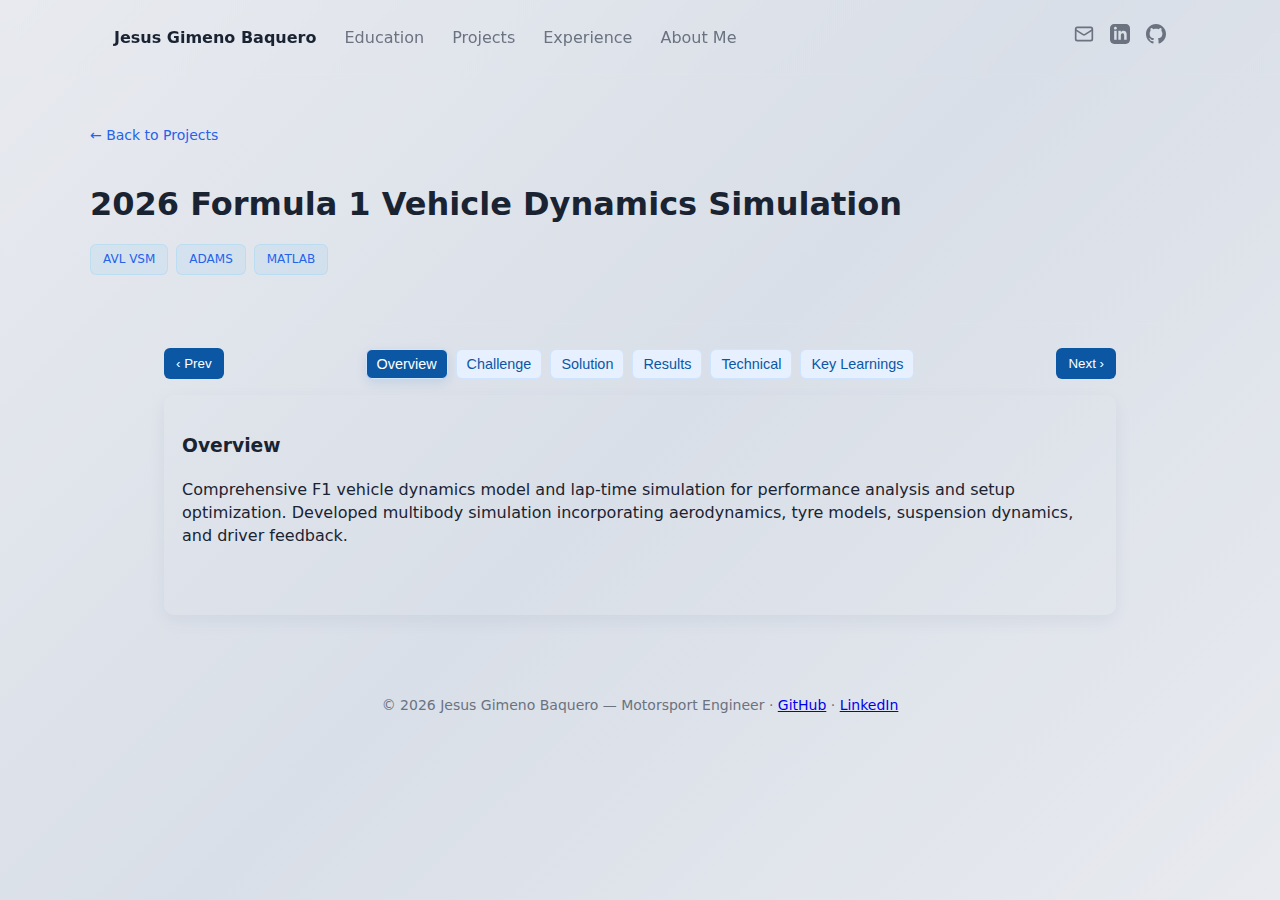
<file: projects/f1-simulation-old.html>
<!doctype html>
<html lang="en">
<head>
    <meta charset="utf-8" />
    <meta name="viewport" content="width=device-width,initial-scale=1" />
    <title>F1 Vehicle Dynamics Simulation — Jesus Gimeno Baquero</title>
    <link rel="stylesheet" href="../style.css" />
    <style>
        article.project-content h2 {
            color: #0b57a4;
            font-size: 1.8rem;
            font-weight: 700;
            margin-top: 50px;
            margin-bottom: 20px;
            padding-bottom: 12px;
            border-bottom: 3px solid #e0ecf8;
            position: relative;
        }
        article.project-content h2::after {
            content: '';
            position: absolute;
            bottom: -3px;
            left: 0;
            width: 80px;
            height: 3px;
            background: linear-gradient(90deg, #0b57a4 0%, #4a9eff 100%);
        }
        article.project-content h2:first-of-type {
            margin-top: 0;
        }
        article.project-content h3 {
            color: #083761;
            font-size: 1.3rem;
            font-weight: 600;
            margin-top: 35px;
            margin-bottom: 15px;
            padding-left: 15px;
            border-left: 4px solid #4a9eff;
        }
    </style>
</head>
<body>
    <header class="site-header">
        <div class="container header-inner">
            <a class="brand" href="../index.html#top">Jesus Gimeno Baquero</a>
            <nav class="nav" aria-label="Main">
                <button id="menu-toggle" class="menu-toggle" aria-expanded="false">☰</button>
                <ul id="nav-list" class="nav-list">
                    <li><a href="../index.html#education">Education</a></li>
                    <li><a href="../index.html#projects">Projects</a></li>
                    <li><a href="../index.html#experience">Experience</a></li>
                    <li><a href="../index.html#about">About Me</a></li>
                </ul>
            </nav>
            <div class="header-contact">
                <a href="mailto:gimeno.jesus0010@gmail.com" title="Email" class="contact-link">
                    <svg width="20" height="20" viewBox="0 0 24 24" fill="none" stroke="currentColor" stroke-width="2">
                        <rect x="2" y="4" width="20" height="16" rx="2"></rect>
                        <path d="m22 7-8.97 5.7a1.94 1.94 0 0 1-2.06 0L2 7"></path>
                    </svg>
                </a>
                <a href="https://www.linkedin.com/in/jesusgimenobaquero" target="_blank" rel="noopener" title="LinkedIn" class="contact-link">
                    <svg width="20" height="20" viewBox="0 0 24 24" fill="currentColor">
                        <path d="M19 0h-14c-2.761 0-5 2.239-5 5v14c0 2.761 2.239 5 5 5h14c2.762 0 5-2.239 5-5v-14c0-2.761-2.238-5-5-5zm-11 19h-3v-11h3v11zm-1.5-12.268c-.966 0-1.75-.79-1.75-1.764s.784-1.764 1.75-1.764 1.75.79 1.75 1.764-.783 1.764-1.75 1.764zm13.5 12.268h-3v-5.604c0-3.368-4-3.113-4 0v5.604h-3v-11h3v1.765c1.396-2.586 7-2.777 7 2.476v6.759z"/>
                    </svg>
                </a>
                <a href="https://github.com/jesus-gb3" target="_blank" rel="noopener" title="GitHub" class="contact-link">
                    <svg width="20" height="20" viewBox="0 0 24 24" fill="currentColor">
                        <path d="M12 0c-6.626 0-12 5.373-12 12 0 5.302 3.438 9.8 8.207 11.387.599.111.793-.261.793-.577v-2.234c-3.338.726-4.033-1.416-4.033-1.416-.546-1.387-1.333-1.756-1.333-1.756-1.089-.745.083-.729.083-.729 1.205.084 1.839 1.237 1.839 1.237 1.07 1.834 2.807 1.304 3.492.997.107-.775.418-1.305.762-1.604-2.665-.305-5.467-1.334-5.467-5.931 0-1.311.469-2.381 1.236-3.221-.124-.303-.535-1.524.117-3.176 0 0 1.008-.322 3.301 1.23.957-.266 1.983-.399 3.003-.404 1.02.005 2.047.138 3.006.404 2.291-1.552 3.297-1.23 3.297-1.23.653 1.653.242 2.874.118 3.176.77.84 1.235 1.911 1.235 3.221 0 4.609-2.807 5.624-5.479 5.921.43.372.823 1.102.823 2.222v3.293c0 .319.192.694.801.576 4.765-1.589 8.199-6.086 8.199-11.386 0-6.627-5.373-12-12-12z"/>
                    </svg>
                </a>
            </div>
        </div>
    </header>

    <main id="top">
        <section class="project-hero container">
            <a href="../index.html#projects" class="back-link">← Back to Projects</a>
            <h1>2026 Formula 1 Vehicle Dynamics Simulation</h1>
            <div class="project-meta">
                <span class="tag">AVL VSM</span>
                <span class="tag">ADAMS</span>
                <span class="tag">MATLAB</span>
            </div>
        </section>

        <section id="project-viewer" class="project-viewer container">
            <style>
                .project-viewer { max-width:1000px; margin:0 auto; position:relative; }
                .pv-nav { display:flex; justify-content:space-between; align-items:center; gap:16px; margin-bottom:16px; }
                .pv-index { display:flex; gap:8px; flex-wrap:wrap; }
                .pv-index button { background:#e6f0ff; border:1px solid #cfe4ff; color:#0b57a4; padding:6px 10px; border-radius:6px; cursor:pointer; font-size:0.9rem; }
                .pv-index button.active { background:#0b57a4; color:#fff; box-shadow:0 4px 12px rgba(11,87,164,0.12); }
                .pv-btn { background:#0b57a4; color:#fff; border:none; padding:8px 12px; border-radius:6px; cursor:pointer; }
                .pv-container { position:relative; background:transparent; border-radius:10px; box-shadow:0 6px 18px rgba(8,55,97,0.06); padding:18px; min-height:220px; overflow:hidden; }
                .pv-section { position:absolute; inset:18px 18px 18px 18px; opacity:0; visibility:hidden; transition:opacity 600ms ease, visibility 600ms; overflow:auto; padding-right:12px; }
                .pv-section.active { position:relative; opacity:1; visibility:visible; inset:auto; }
                @media (max-width:720px){ .pv-nav { flex-direction:column; align-items:flex-start; gap:10px; } .pv-index { width:100%; overflow:auto; } .pv-section { padding-right:6px; } }
            </style>

            <div class="pv-nav">
                <button id="pv-prev" class="pv-btn" aria-label="Previous section">‹ Prev</button>

                <div class="pv-index" role="tablist" aria-label="Project sections">
                    <button data-index="0" class="active">Overview</button>
                    <button data-index="1">Challenge</button>
                    <button data-index="2">Solution</button>
                    <button data-index="3">Results</button>
                    <button data-index="4">Technical</button>
                    <button data-index="5">Key Learnings</button>
                </div>

                <button id="pv-next" class="pv-btn" aria-label="Next section">Next ›</button>
            </div>

            <div class="pv-container" id="pv-container">
                <section class="pv-section active" data-index="0" aria-hidden="false">
                    <h3>Overview</h3>
                    <p>Comprehensive F1 vehicle dynamics model and lap-time simulation for performance analysis and setup optimization. Developed multibody simulation incorporating aerodynamics, tyre models, suspension dynamics, and driver feedback.</p>
                </section>

                <section class="pv-section" data-index="1" aria-hidden="true">
                    <h3>Challenge</h3>
                    <p>Formula 1 requires the most sophisticated vehicle dynamics modeling in motorsport:</p>
                    <ul>
                        <li>Complex nonlinear tire behavior at extreme slip angles and loads</li>
                        <li>Aerodynamic effects dominating vehicle dynamics (DRS, ground effect)</li>
                        <li>Multi-degree-of-freedom suspension systems with active control</li>
                        <li>Track-specific optimization (high downforce vs high speed)</li>
                        <li>Correlation between simulation and real-world data</li>
                        <li>Computational efficiency for multiple simulation runs</li>
                    </ul>
                </section>

                <section class="pv-section" data-index="2" aria-hidden="true">
                    <h3>Solution</h3>
                    <p>Integrated professional-grade simulation approach:</p>
                    <ul>
                        <li><strong>Core Model:</strong> Built complete F1 vehicle in AVL VSM with realistic suspension kinematics and compliance</li>
                        <li><strong>Multibody Analysis:</strong> Utilized ADAMS for detailed suspension modeling and validation</li>
                        <li><strong>Aerodynamics:</strong> Integrated aerodynamic maps with dynamic load effects and DRS simulation</li>
                        <li><strong>Tire Modeling:</strong> Implemented Pacejka tire model with temperature and degradation effects</li>
                        <li><strong>Optimization Tools:</strong> Created parametric setup tools and track-specific optimization routines in MATLAB</li>
                        <li><strong>Driver Modeling:</strong> Included steering and throttle inputs reflecting real driving behavior</li>
                    </ul>
                </section>

                <section class="pv-section" data-index="3" aria-hidden="true">
                    <h3>Results</h3>
                    <ul>
                        <li>Produced race-relevant performance predictions with <strong>±2% lap-time accuracy</strong></li>
                        <li>Generated actionable setup guidance for different track characteristics</li>
                        <li>Demonstrated mastery of professional-grade simulation software</li>
                        <li>Created parametric tools enabling rapid setup iterations</li>
                        <li>Validated against real F1 telemetry data and documented correlation</li>
                    </ul>
                </section>

                <section class="pv-section" data-index="4" aria-hidden="true">
                    <h3>Technical</h3>
                    <ul>
                        <li><strong>Vehicle Model:</strong> 7-DOF (body) + multi-DOF suspension per corner</li>
                        <li><strong>Tire Model:</strong> Pacejka MF6.1 with temperature and wear effects</li>
                        <li><strong>Aerodynamics:</strong> Drag, downforce, and lateral aerodynamic forces with speed-dependent maps</li>
                        <li><strong>Track Data:</strong> High-resolution track geometry with banking and elevation changes</li>
                        <li><strong>Solver:</strong> Multi-body dynamics solver with real-time steering input capability</li>
                    </ul>
                </section>

                <section class="pv-section" data-index="5" aria-hidden="true">
                    <h3>Key Learnings</h3>
                    <ul>
                        <li>Professional simulation tools require deep understanding of underlying physics</li>
                        <li>Model validation is critical — simulation accuracy depends on input data quality</li>
                        <li>Different track characteristics require fundamentally different setup approaches</li>
                        <li>Multibody dynamics complexity increases exponentially with fidelity requirements</li>
                        <li>Driver behavior modeling is essential for realistic performance predictions</li>
                    </ul>
                </section>
            </div>

            <script>
                (function(){
                    const root = document.getElementById('project-viewer');
                    const sections = Array.from(root.querySelectorAll('.pv-section'));
                    const indexBtns = Array.from(root.querySelectorAll('.pv-index button'));
                    const prevBtn = root.querySelector('#pv-prev');
                    const nextBtn = root.querySelector('#pv-next');
                    let cur = 0;
                    function show(i){
                        if(i < 0) i = 0;
                        if(i >= sections.length) i = sections.length - 1;
                        if(i === cur) return;
                        sections[cur].classList.remove('active');
                        sections[cur].setAttribute('aria-hidden','true');
                        indexBtns[cur].classList.remove('active');
                        sections[i].classList.add('active');
                        sections[i].setAttribute('aria-hidden','false');
                        indexBtns[i].classList.add('active');
                        cur = i;
                    }
                    indexBtns.forEach((b, idx) => b.addEventListener('click', () => show(idx)));
                    prevBtn.addEventListener('click', () => show(cur-1));
                    nextBtn.addEventListener('click', () => show(cur+1));
                    document.addEventListener('keydown', e => { if(e.key==='ArrowLeft') show(cur-1); if(e.key==='ArrowRight') show(cur+1); });
                    sections.forEach((s, idx) => { if(idx!==0){ s.classList.remove('active'); s.setAttribute('aria-hidden','true'); } else { s.classList.add('active'); s.setAttribute('aria-hidden','false'); } });
                })();
            </script>
        </section>
    </main>

    <footer class="site-footer">
        <div class="container">
            <p>© <span id="year"></span> Jesus Gimeno Baquero — Motorsport Engineer · <a href="https://github.com/jesus-gb3" target="_blank" rel="noopener">GitHub</a> · <a href="https://www.linkedin.com/in/jesusgimenobaquero" target="_blank" rel="noopener">LinkedIn</a></p>
        </div>
    </footer>

    <script>
        document.getElementById('year').textContent = new Date().getFullYear();
        
        // Menu toggle
        const menuToggle = document.getElementById('menu-toggle');
        const navList = document.getElementById('nav-list');
        menuToggle.addEventListener('click', () => {
            const expanded = menuToggle.getAttribute('aria-expanded') === 'true';
            menuToggle.setAttribute('aria-expanded', String(!expanded));
            navList.classList.toggle('open');
        });
    </script>
</body>
</html>
</file>
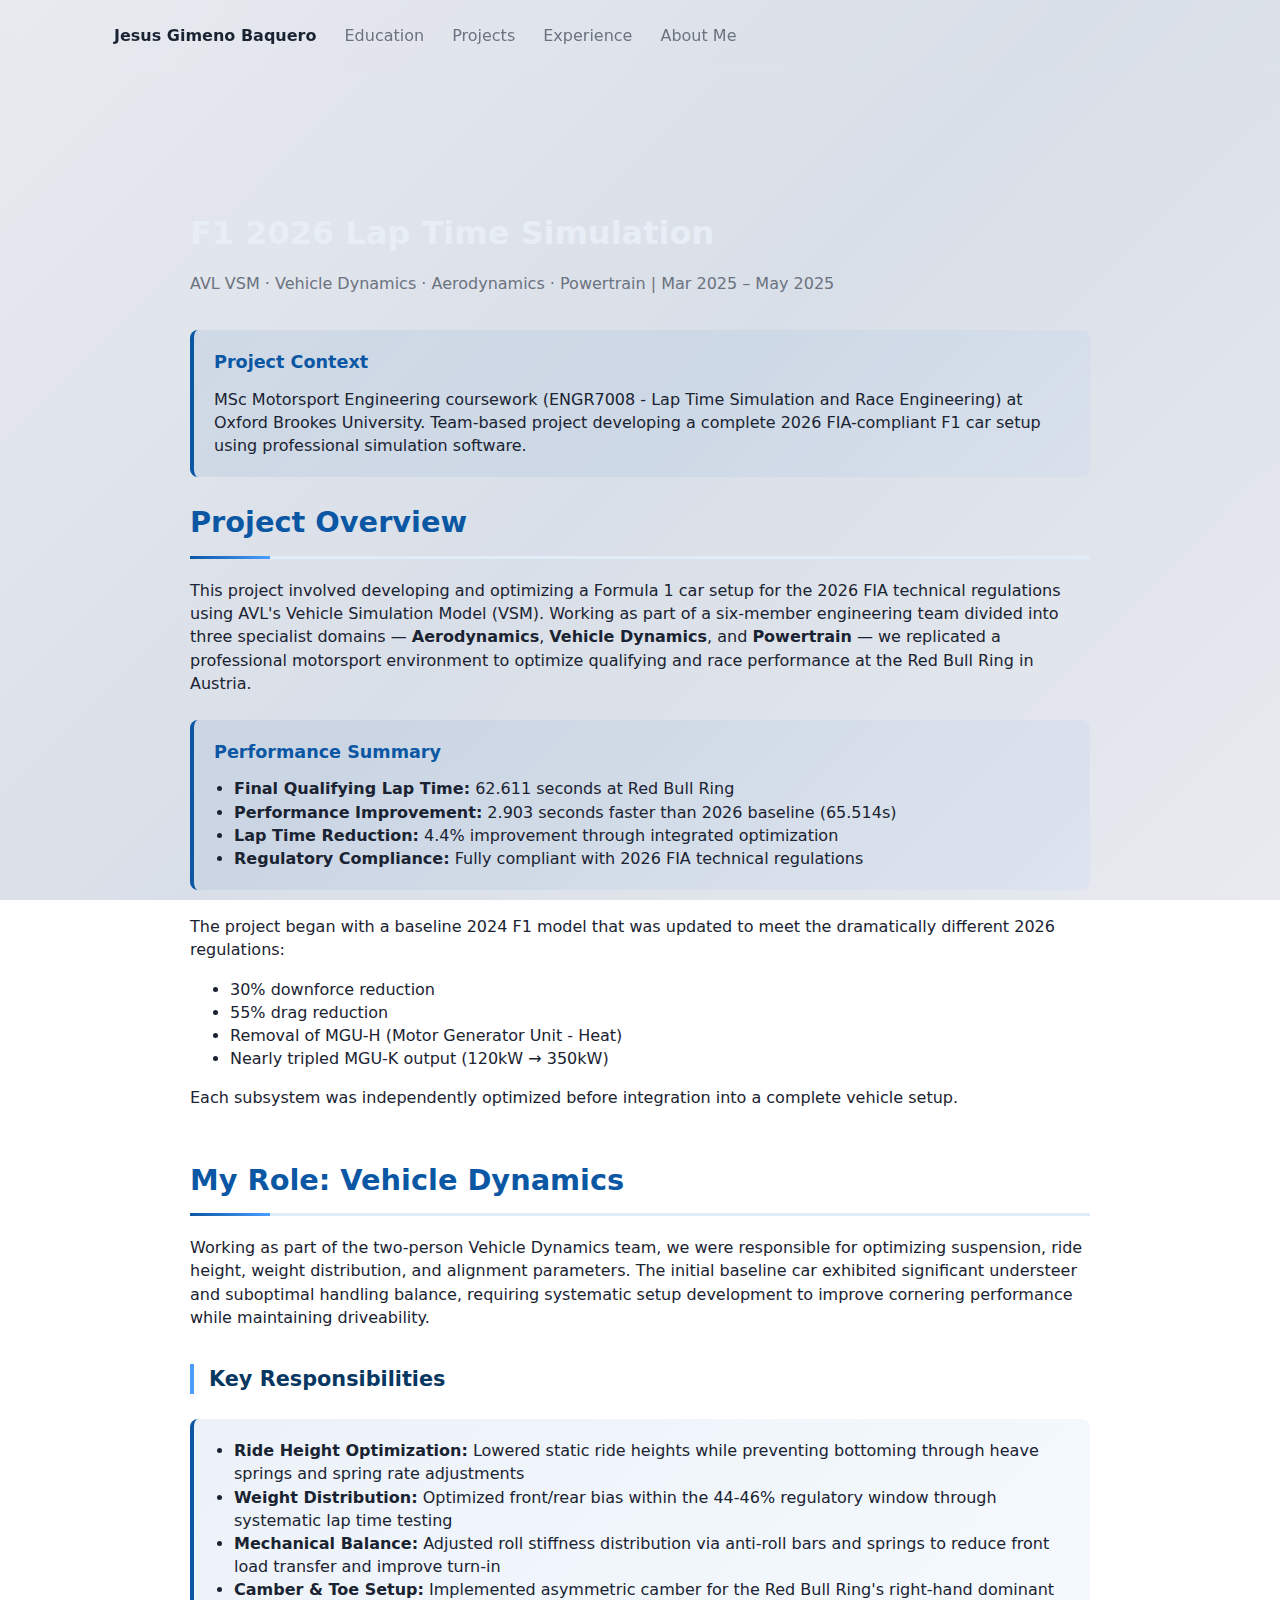
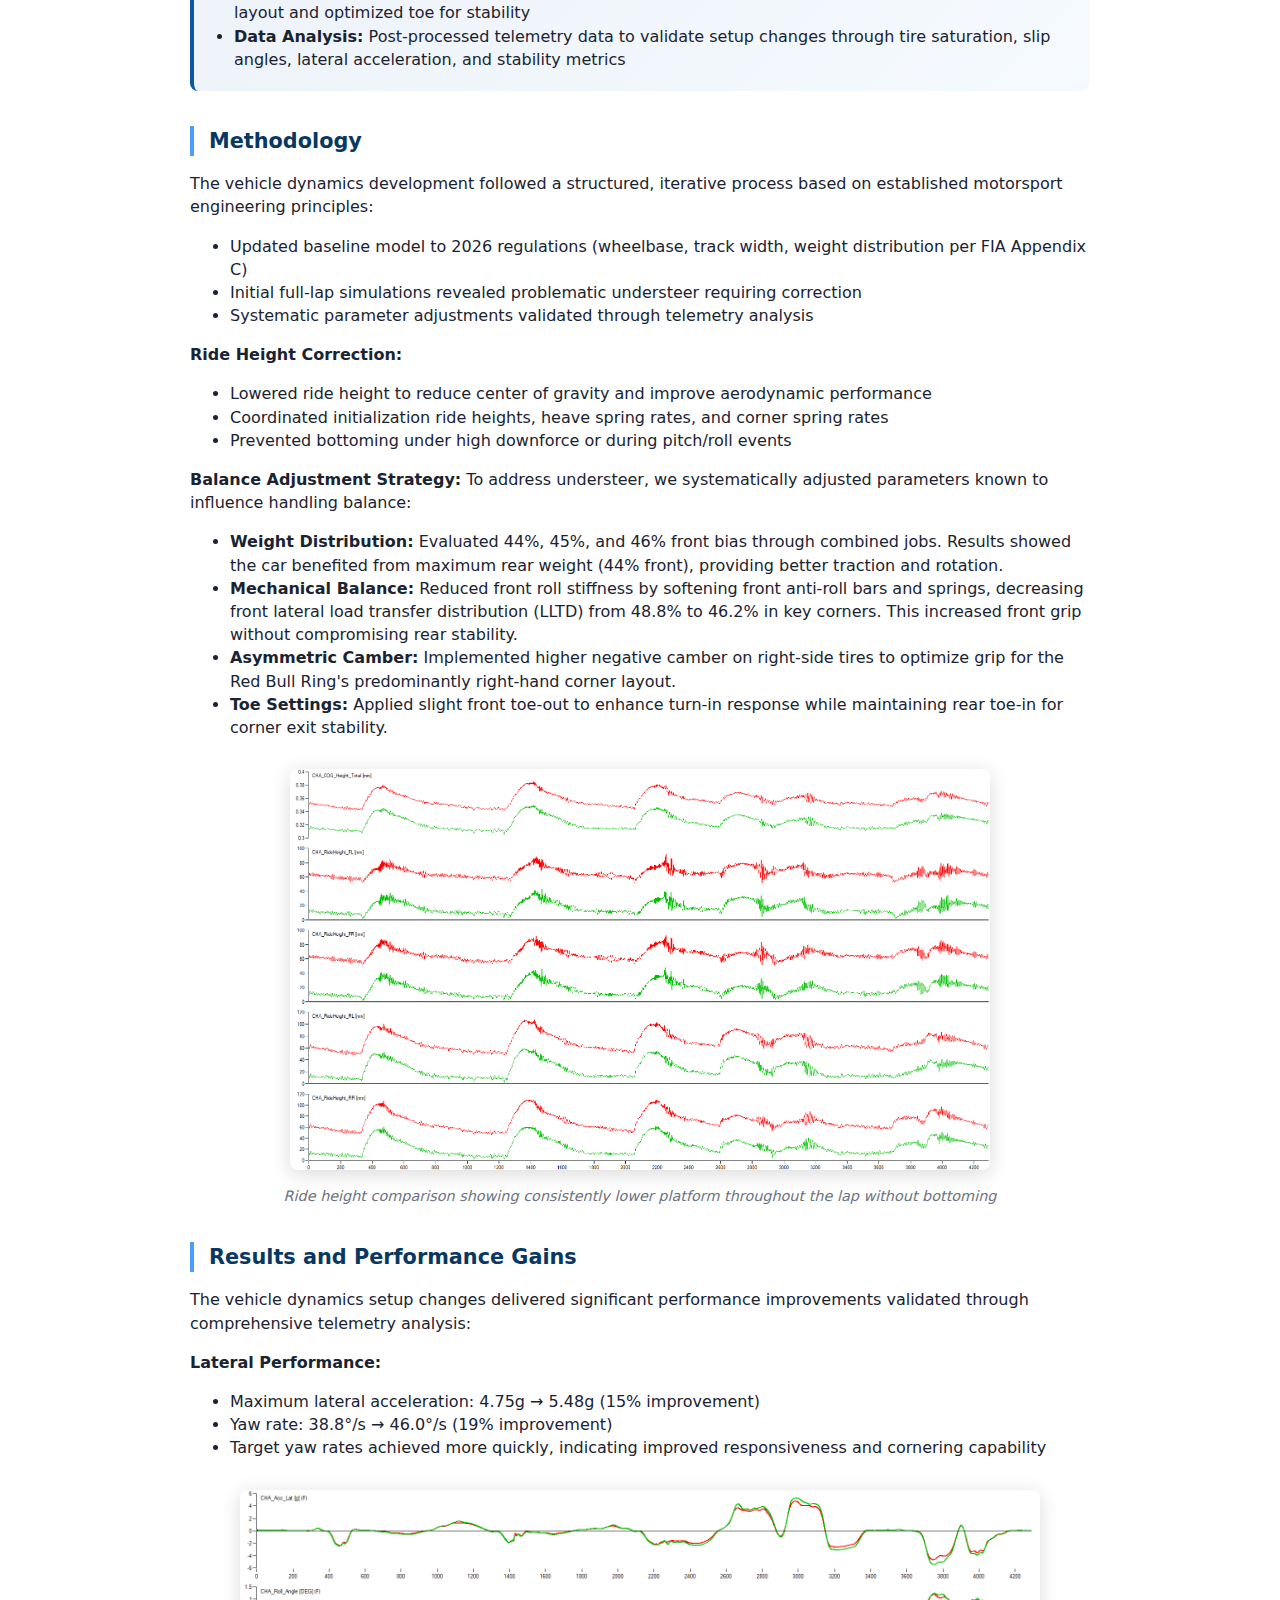
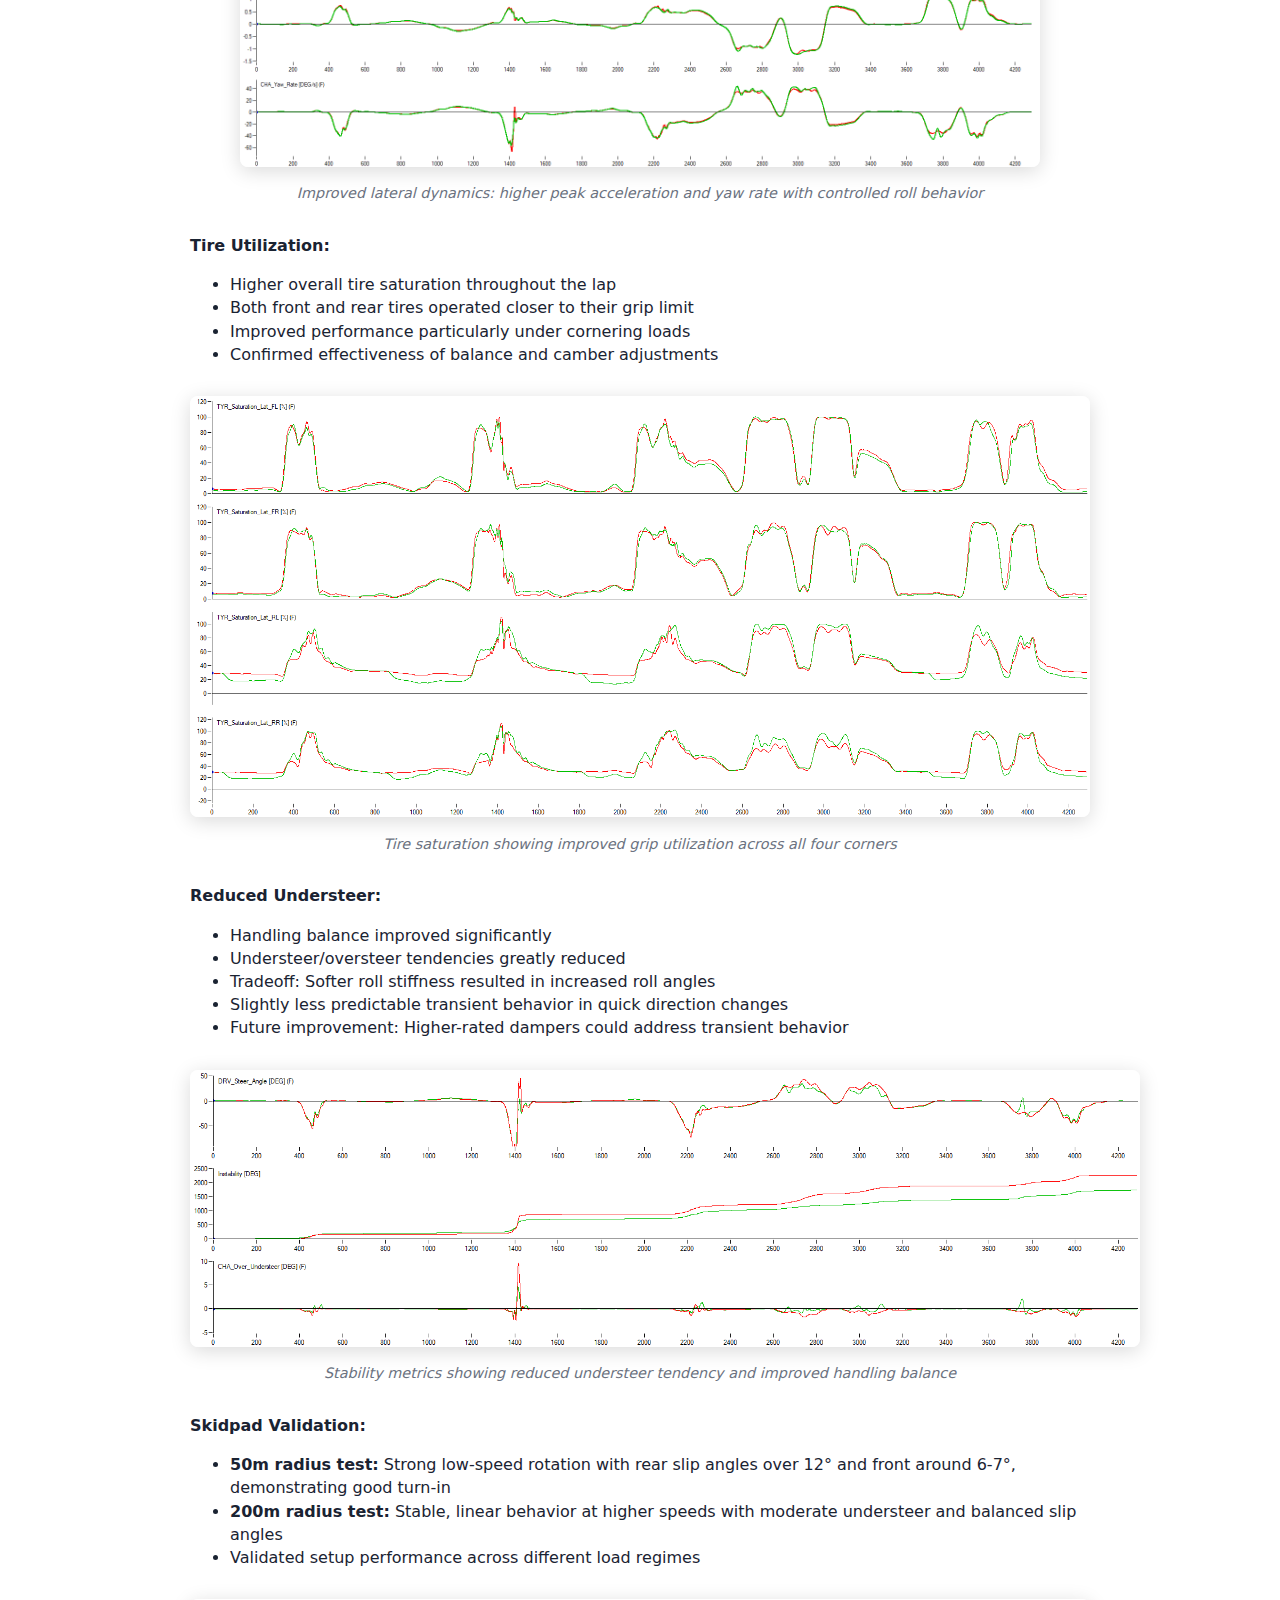
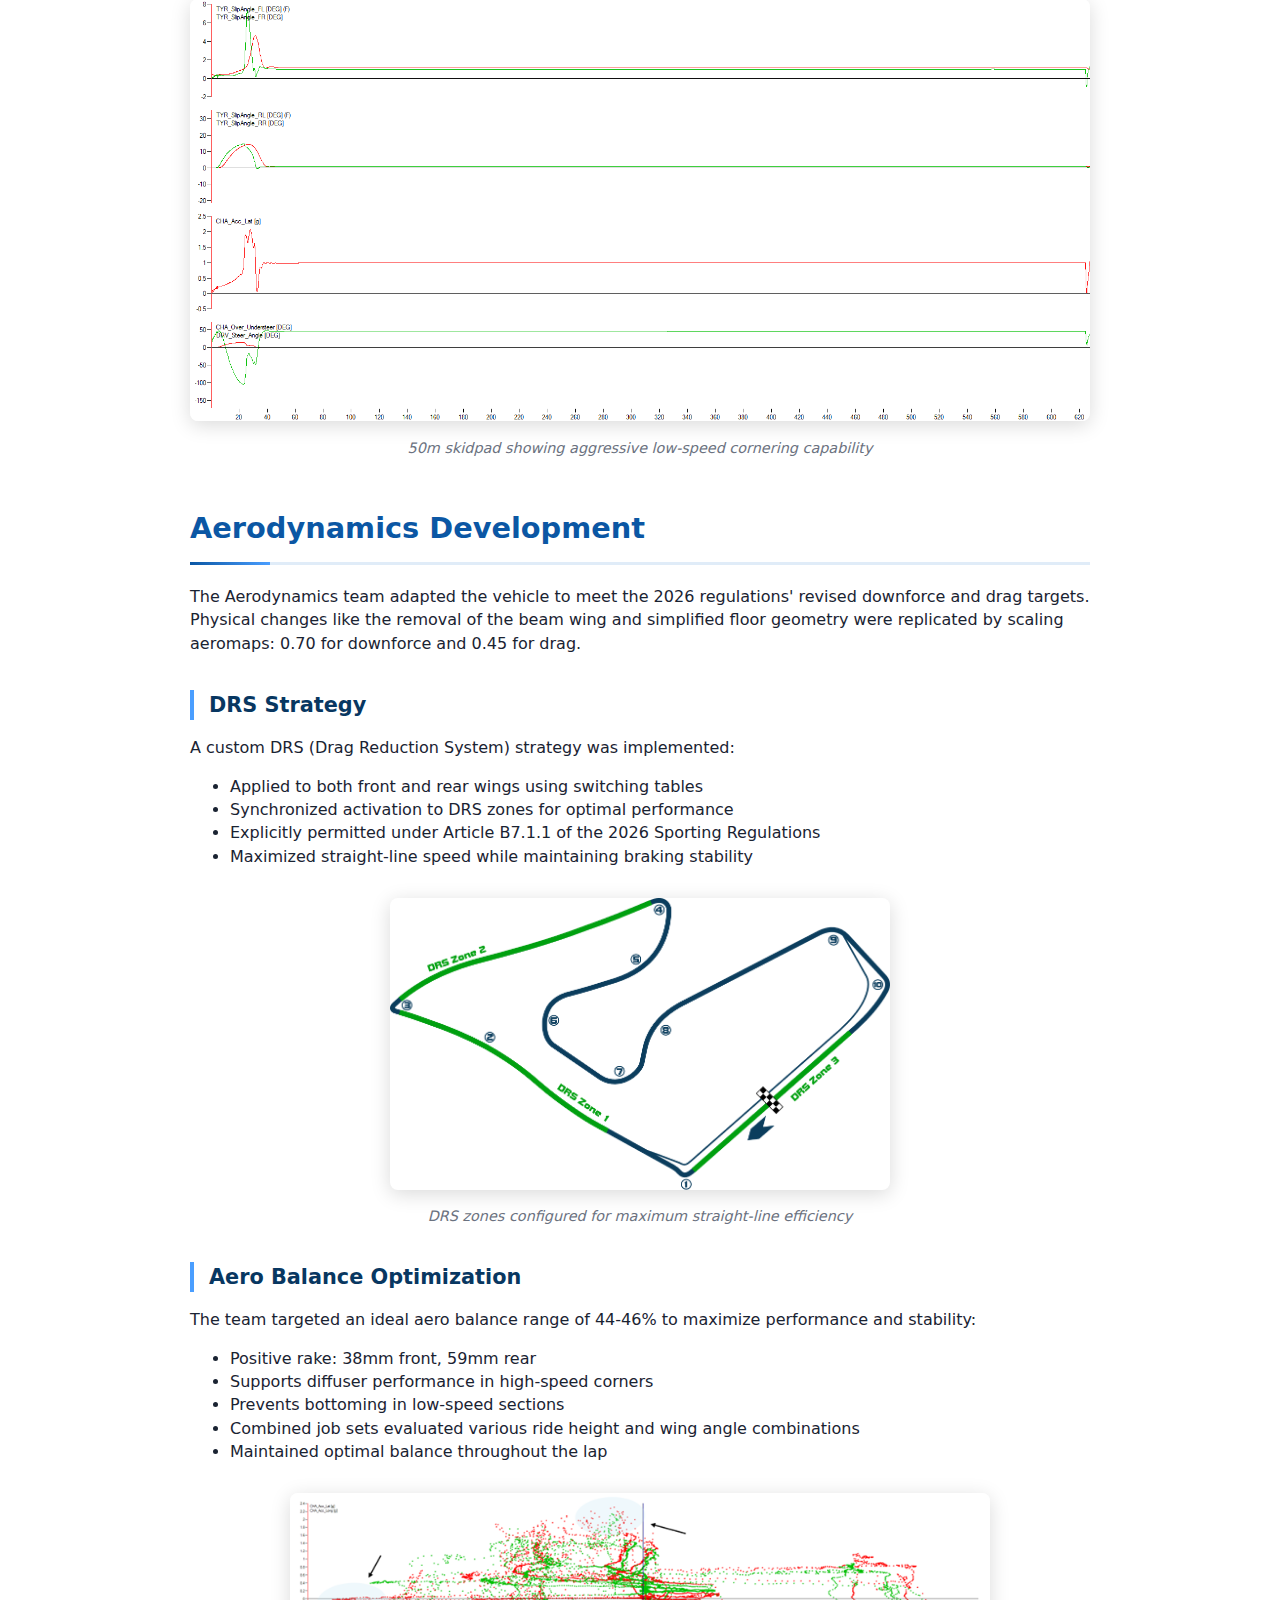
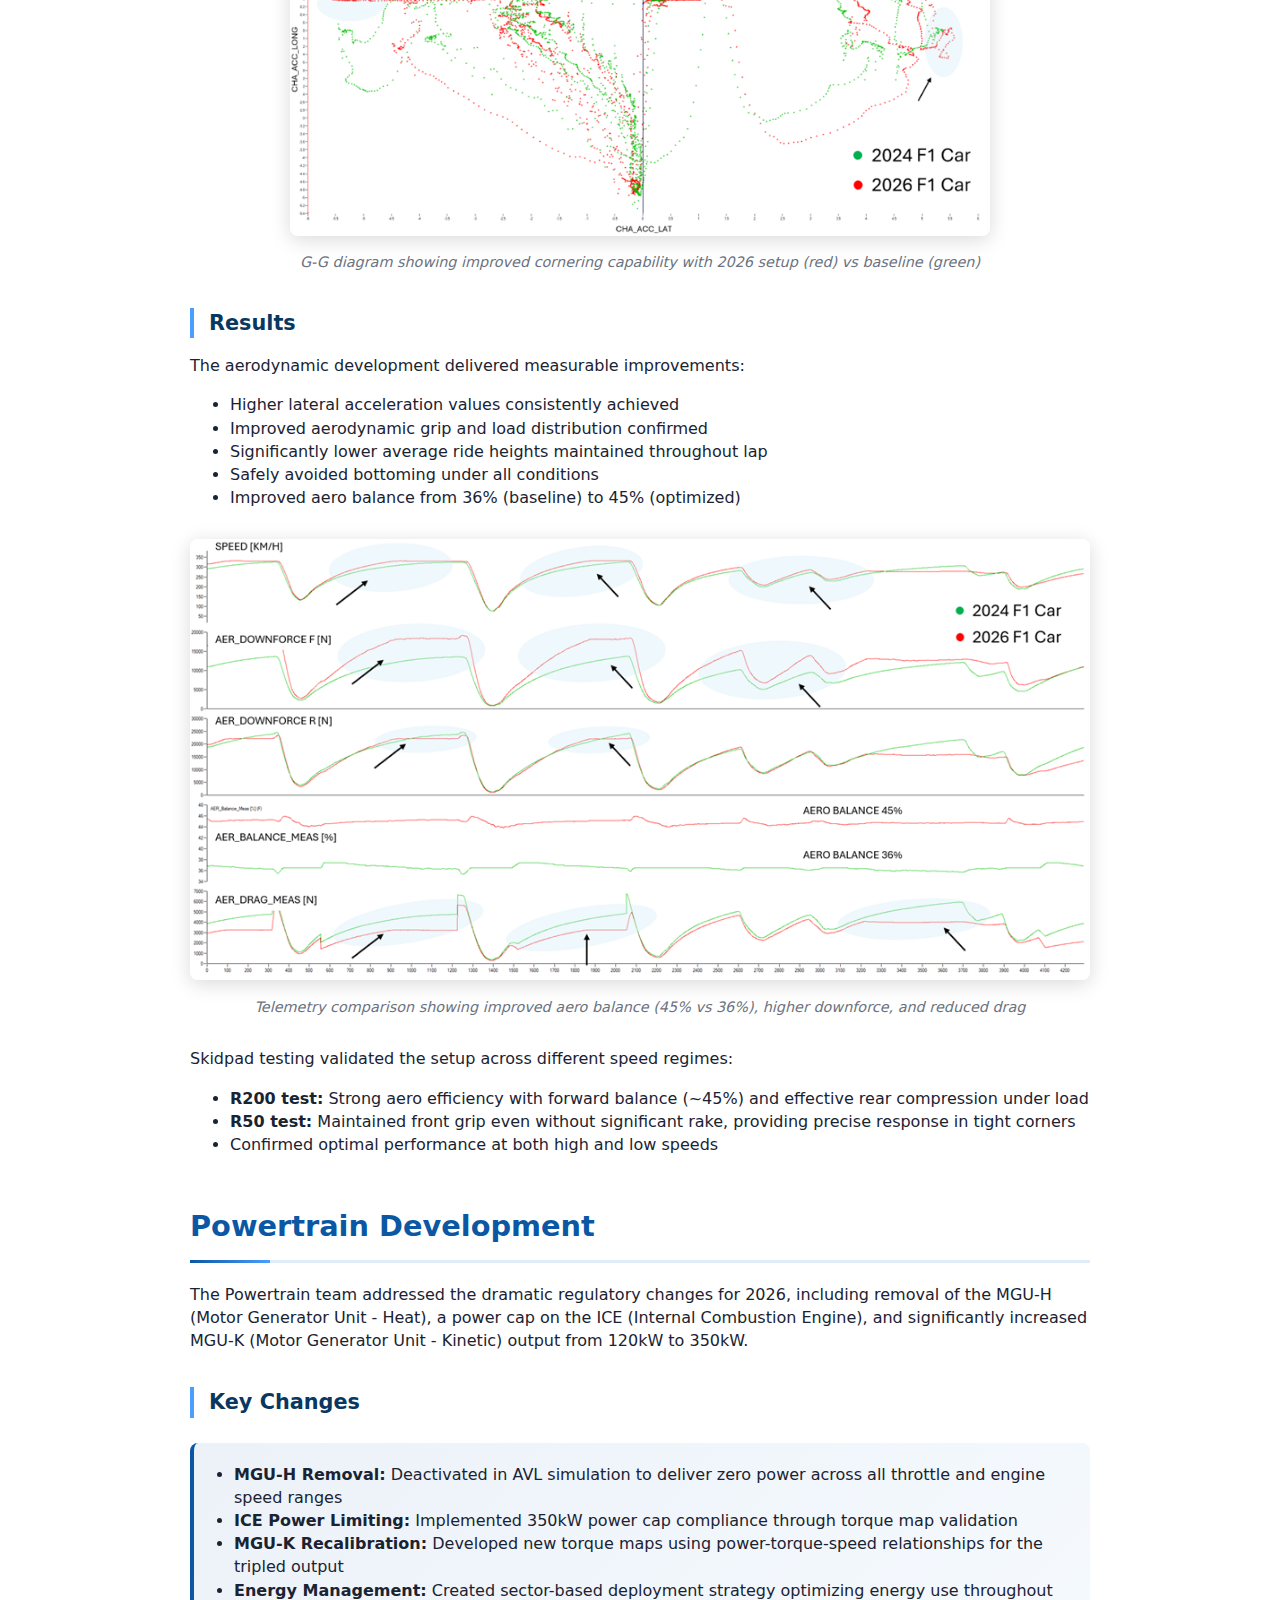
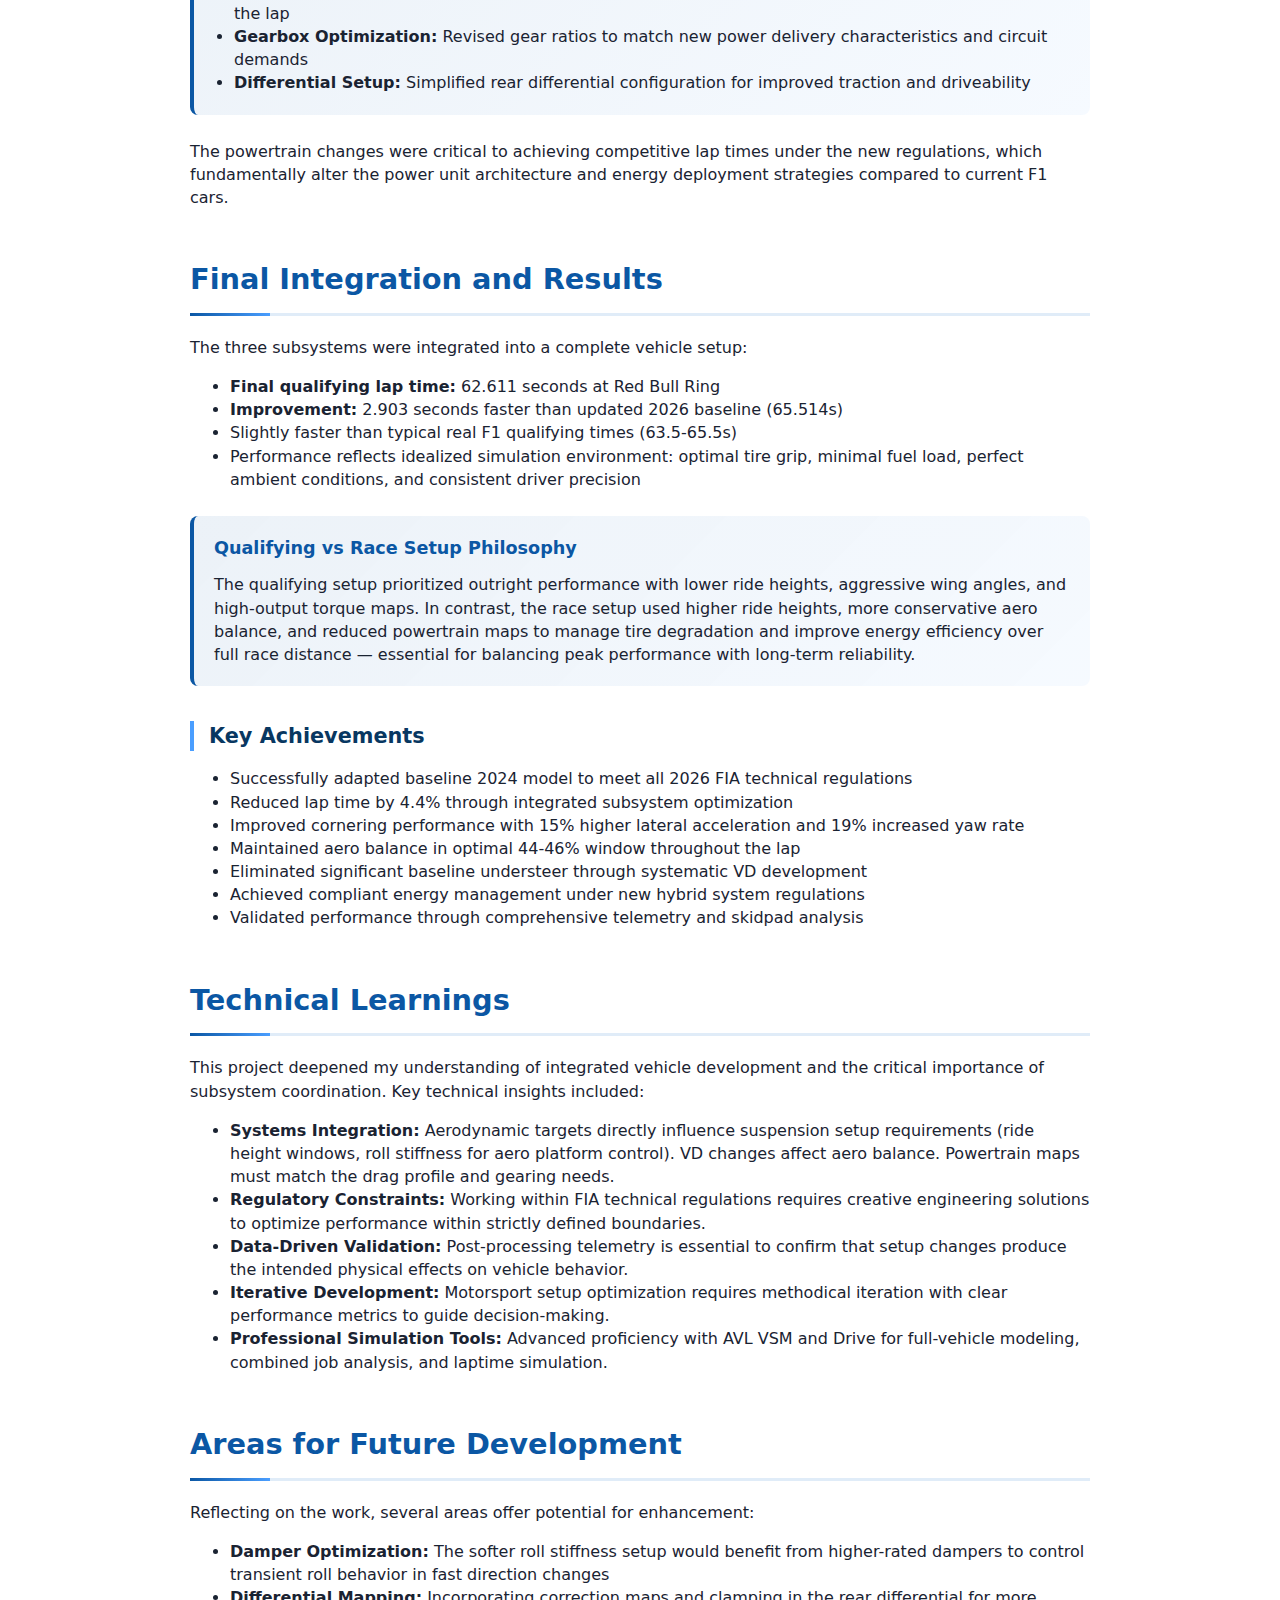
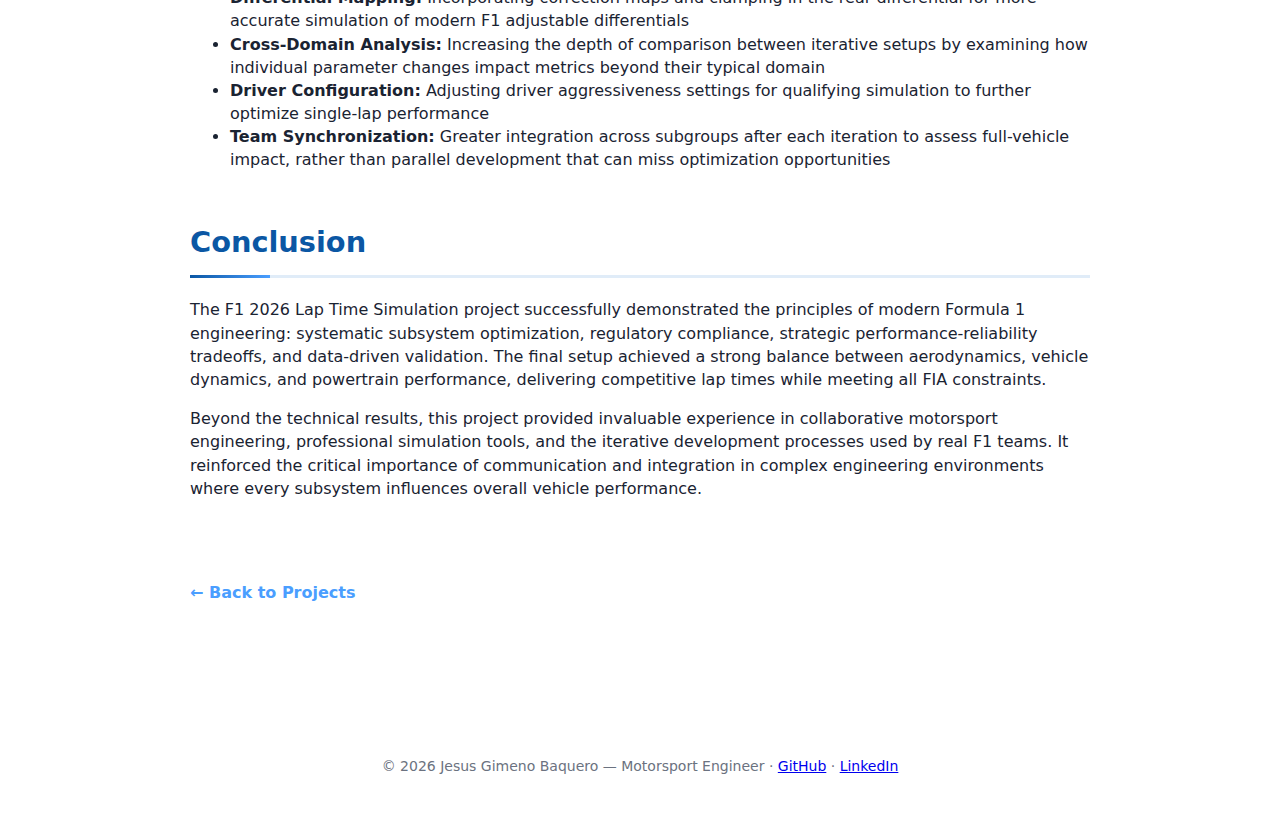
<file: projects/f1-simulation.html>
<!doctype html>
<html lang="en">
<head>
    <meta charset="utf-8" />
    <meta name="viewport" content="width=device-width,initial-scale=1" />
    <title>F1 2026 Lap Time Simulation — Jesus Gimeno Baquero</title>
    <link rel="stylesheet" href="../style.css" />
    <style>
        article.project-content h2 {
            color: #0b57a4;
            font-size: 1.8rem;
            font-weight: 700;
            margin-top: 50px;
            margin-bottom: 20px;
            padding-bottom: 12px;
            border-bottom: 3px solid #e0ecf8;
            position: relative;
        }
        article.project-content h2::after {
            content: '';
            position: absolute;
            bottom: -3px;
            left: 0;
            width: 80px;
            height: 3px;
            background: linear-gradient(90deg, #0b57a4 0%, #4a9eff 100%);
        }
        article.project-content h2:first-of-type {
            margin-top: 0;
        }
        article.project-content h3 {
            color: #083761;
            font-size: 1.3rem;
            font-weight: 600;
            margin-top: 35px;
            margin-bottom: 15px;
            padding-left: 15px;
            border-left: 4px solid #4a9eff;
        }
        .info-box {
            background: linear-gradient(135deg, rgba(11,87,164,0.08) 0%, rgba(74,158,255,0.05) 100%);
            border-left: 4px solid #0b57a4;
            padding: 20px;
            margin: 25px 0;
            border-radius: 8px;
        }
        .info-box h4 {
            color: #0b57a4;
            margin-top: 0;
            margin-bottom: 12px;
            font-size: 1.1rem;
        }
        .stats-grid {
            display: flex;
            flex-direction: column;
            gap: 15px;
            margin: 25px 0;
        }
        .stat-card {
            background: linear-gradient(135deg, rgba(255,255,255,0.03) 0%, rgba(255,255,255,0.01) 100%);
            padding: 20px;
            border-radius: 10px;
            border: 1px solid rgba(74,158,255,0.2);
            box-shadow: 0 4px 15px rgba(0,0,0,0.1);
        }
        .stat-card h4 {
            color: #4a9eff;
            margin: 0 0 8px 0;
            font-size: 0.9rem;
            text-transform: uppercase;
            letter-spacing: 0.5px;
        }
        .stat-card .value {
            color: #e8eef5;
            font-size: 1.8rem;
            font-weight: 700;
            margin: 0;
        }
        figure {
            margin: 30px 0;
            text-align: center;
        }
        figure img {
            max-width: 100%;
            height: auto;
            border-radius: 8px;
            box-shadow: 0 4px 20px rgba(0,0,0,0.15);
            display: inline-block;
        }
        figure figcaption {
            margin-top: 10px;
            font-size: 0.9rem;
            color: var(--muted);
            font-style: italic;
            text-align: center;
        }
    </style>
</head>
<body>
    <header class="site-header">
        <div class="container header-inner">
            <a class="brand" href="../index.html#top">Jesus Gimeno Baquero</a>
            <nav class="nav" aria-label="Main">
                <button id="menu-toggle" class="menu-toggle" aria-expanded="false">☰</button>
                <ul id="nav-list" class="nav-list">
                    <li><a href="../index.html#education">Education</a></li>
                    <li><a href="../index.html#projects">Projects</a></li>
                    <li><a href="../index.html#experience">Experience</a></li>
                    <li><a href="../index.html#about">About Me</a></li>
                </ul>
            </nav>
        </div>
    </header>

    <main class="container" style="padding-top: 80px; padding-bottom: 60px;">
        <article class="project-content" style="max-width: 900px; margin: 0 auto;">
            <h1 style="color: #e8eef5; margin-bottom: 10px;">F1 2026 Lap Time Simulation</h1>
            <p style="color: var(--muted); font-size: 1rem; margin-bottom: 35px;">
                AVL VSM · Vehicle Dynamics · Aerodynamics · Powertrain | Mar 2025 – May 2025
            </p>

            <div class="info-box">
                <h4>Project Context</h4>
                <p style="margin: 0;">MSc Motorsport Engineering coursework (ENGR7008 - Lap Time Simulation and Race Engineering) at Oxford Brookes University. Team-based project developing a complete 2026 FIA-compliant F1 car setup using professional simulation software.</p>
            </div>

            <h2>Project Overview</h2>
            
            <p>This project involved developing and optimizing a Formula 1 car setup for the 2026 FIA technical regulations using AVL's Vehicle Simulation Model (VSM). Working as part of a six-member engineering team divided into three specialist domains — <strong>Aerodynamics</strong>, <strong>Vehicle Dynamics</strong>, and <strong>Powertrain</strong> — we replicated a professional motorsport environment to optimize qualifying and race performance at the Red Bull Ring in Austria.</p>

            <div class="info-box">
                <h4>Performance Summary</h4>
                <ul style="margin: 0; padding-left: 20px;">
                    <li><strong>Final Qualifying Lap Time:</strong> 62.611 seconds at Red Bull Ring</li>
                    <li><strong>Performance Improvement:</strong> 2.903 seconds faster than 2026 baseline (65.514s)</li>
                    <li><strong>Lap Time Reduction:</strong> 4.4% improvement through integrated optimization</li>
                    <li><strong>Regulatory Compliance:</strong> Fully compliant with 2026 FIA technical regulations</li>
                </ul>
            </div>

            <p>The project began with a baseline 2024 F1 model that was updated to meet the dramatically different 2026 regulations:</p>
            <ul>
                <li>30% downforce reduction</li>
                <li>55% drag reduction</li>
                <li>Removal of MGU-H (Motor Generator Unit - Heat)</li>
                <li>Nearly tripled MGU-K output (120kW → 350kW)</li>
            </ul>
            <p>Each subsystem was independently optimized before integration into a complete vehicle setup.</p>

            <h2>My Role: Vehicle Dynamics</h2>

            <p>Working as part of the two-person Vehicle Dynamics team, we were responsible for optimizing suspension, ride height, weight distribution, and alignment parameters. The initial baseline car exhibited significant understeer and suboptimal handling balance, requiring systematic setup development to improve cornering performance while maintaining driveability.</p>

            <h3>Key Responsibilities</h3>

            <div class="info-box">
                <ul style="margin: 0; padding-left: 20px;">
                    <li><strong>Ride Height Optimization:</strong> Lowered static ride heights while preventing bottoming through heave springs and spring rate adjustments</li>
                    <li><strong>Weight Distribution:</strong> Optimized front/rear bias within the 44-46% regulatory window through systematic lap time testing</li>
                    <li><strong>Mechanical Balance:</strong> Adjusted roll stiffness distribution via anti-roll bars and springs to reduce front load transfer and improve turn-in</li>
                    <li><strong>Camber & Toe Setup:</strong> Implemented asymmetric camber for the Red Bull Ring's right-hand dominant layout and optimized toe for stability</li>
                    <li><strong>Data Analysis:</strong> Post-processed telemetry data to validate setup changes through tire saturation, slip angles, lateral acceleration, and stability metrics</li>
                </ul>
            </div>

            <h3>Methodology</h3>

            <p>The vehicle dynamics development followed a structured, iterative process based on established motorsport engineering principles:</p>
            <ul>
                <li>Updated baseline model to 2026 regulations (wheelbase, track width, weight distribution per FIA Appendix C)</li>
                <li>Initial full-lap simulations revealed problematic understeer requiring correction</li>
                <li>Systematic parameter adjustments validated through telemetry analysis</li>
            </ul>

            <p><strong>Ride Height Correction:</strong></p>
            <ul>
                <li>Lowered ride height to reduce center of gravity and improve aerodynamic performance</li>
                <li>Coordinated initialization ride heights, heave spring rates, and corner spring rates</li>
                <li>Prevented bottoming under high downforce or during pitch/roll events</li>
            </ul>

            <p><strong>Balance Adjustment Strategy:</strong> To address understeer, we systematically adjusted parameters known to influence handling balance:</p>

            <ul>
                <li><strong>Weight Distribution:</strong> Evaluated 44%, 45%, and 46% front bias through combined jobs. Results showed the car benefited from maximum rear weight (44% front), providing better traction and rotation.</li>
                <li><strong>Mechanical Balance:</strong> Reduced front roll stiffness by softening front anti-roll bars and springs, decreasing front lateral load transfer distribution (LLTD) from 48.8% to 46.2% in key corners. This increased front grip without compromising rear stability.</li>
                <li><strong>Asymmetric Camber:</strong> Implemented higher negative camber on right-side tires to optimize grip for the Red Bull Ring's predominantly right-hand corner layout.</li>
                <li><strong>Toe Settings:</strong> Applied slight front toe-out to enhance turn-in response while maintaining rear toe-in for corner exit stability.</li>
            </ul>

            <figure>
                <img src="CW2___LTS/VD/Post-processing/RH-1.png" alt="Ride height comparison between baseline and optimized setup" style="max-width: 700px;">
                <figcaption>Ride height comparison showing consistently lower platform throughout the lap without bottoming</figcaption>
            </figure>

            <h3>Results and Performance Gains</h3>

            <p>The vehicle dynamics setup changes delivered significant performance improvements validated through comprehensive telemetry analysis:</p>

            <p><strong>Lateral Performance:</strong></p>
            <ul>
                <li>Maximum lateral acceleration: 4.75g → 5.48g (15% improvement)</li>
                <li>Yaw rate: 38.8°/s → 46.0°/s (19% improvement)</li>
                <li>Target yaw rates achieved more quickly, indicating improved responsiveness and cornering capability</li>
            </ul>

            <figure>
                <img src="CW2___LTS/VD/Post-processing/acce-3.png" alt="Lateral acceleration, roll angle, and yaw rate comparison" style="max-width: 800px;">
                <figcaption>Improved lateral dynamics: higher peak acceleration and yaw rate with controlled roll behavior</figcaption>
            </figure>

            <p><strong>Tire Utilization:</strong></p>
            <ul>
                <li>Higher overall tire saturation throughout the lap</li>
                <li>Both front and rear tires operated closer to their grip limit</li>
                <li>Improved performance particularly under cornering loads</li>
                <li>Confirmed effectiveness of balance and camber adjustments</li>
            </ul>

            <figure>
                <img src="CW2___LTS/VD/Post-processing/tyre-sat-4.png" alt="Tire saturation comparison" style="max-width: 900px;">
                <figcaption>Tire saturation showing improved grip utilization across all four corners</figcaption>
            </figure>

            <p><strong>Reduced Understeer:</strong></p>
            <ul>
                <li>Handling balance improved significantly</li>
                <li>Understeer/oversteer tendencies greatly reduced</li>
                <li>Tradeoff: Softer roll stiffness resulted in increased roll angles</li>
                <li>Slightly less predictable transient behavior in quick direction changes</li>
                <li>Future improvement: Higher-rated dampers could address transient behavior</li>
            </ul>

            <figure>
                <img src="CW2___LTS/VD/Post-processing/stability-6.png" alt="Stability analysis showing steering angle and handling balance" style="max-width: 950px;">
                <figcaption>Stability metrics showing reduced understeer tendency and improved handling balance</figcaption>
            </figure>

            <p><strong>Skidpad Validation:</strong></p>
            <ul>
                <li><strong>50m radius test:</strong> Strong low-speed rotation with rear slip angles over 12° and front around 6-7°, demonstrating good turn-in</li>
                <li><strong>200m radius test:</strong> Stable, linear behavior at higher speeds with moderate understeer and balanced slip angles</li>
                <li>Validated setup performance across different load regimes</li>
            </ul>

            <figure>
                <img src="CW2___LTS/VD/Post-processing/50-skidpad.png" alt="50m skidpad test results" style="max-width: 900px;">
                <figcaption>50m skidpad showing aggressive low-speed cornering capability</figcaption>
            </figure>

            <h2>Aerodynamics Development</h2>

            <p>The Aerodynamics team adapted the vehicle to meet the 2026 regulations' revised downforce and drag targets. Physical changes like the removal of the beam wing and simplified floor geometry were replicated by scaling aeromaps: 0.70 for downforce and 0.45 for drag.</p>

            <h3>DRS Strategy</h3>

            <p>A custom DRS (Drag Reduction System) strategy was implemented:</p>
            <ul>
                <li>Applied to both front and rear wings using switching tables</li>
                <li>Synchronized activation to DRS zones for optimal performance</li>
                <li>Explicitly permitted under Article B7.1.1 of the 2026 Sporting Regulations</li>
                <li>Maximized straight-line speed while maintaining braking stability</li>
            </ul>

            <figure>
                <img src="CW2___LTS/Aero/DRS.png" alt="DRS activation zones" style="max-width: 500px;">
                <figcaption>DRS zones configured for maximum straight-line efficiency</figcaption>
            </figure>

            <h3>Aero Balance Optimization</h3>

            <p>The team targeted an ideal aero balance range of 44-46% to maximize performance and stability:</p>
            <ul>
                <li>Positive rake: 38mm front, 59mm rear</li>
                <li>Supports diffuser performance in high-speed corners</li>
                <li>Prevents bottoming in low-speed sections</li>
                <li>Combined job sets evaluated various ride height and wing angle combinations</li>
                <li>Maintained optimal balance throughout the lap</li>
            </ul>

            <figure>
                <img src="CW2___LTS/Aero/GG.png" alt="G-G diagram comparison" style="max-width: 700px;">
                <figcaption>G-G diagram showing improved cornering capability with 2026 setup (red) vs baseline (green)</figcaption>
            </figure>

            <h3>Results</h3>

            <p>The aerodynamic development delivered measurable improvements:</p>
            <ul>
                <li>Higher lateral acceleration values consistently achieved</li>
                <li>Improved aerodynamic grip and load distribution confirmed</li>
                <li>Significantly lower average ride heights maintained throughout lap</li>
                <li>Safely avoided bottoming under all conditions</li>
                <li>Improved aero balance from 36% (baseline) to 45% (optimized)</li>
            </ul>

            <figure>
                <img src="CW2___LTS/Aero/aerochannel.png" alt="Telemetry comparison" style="max-width: 900px;">
                <figcaption>Telemetry comparison showing improved aero balance (45% vs 36%), higher downforce, and reduced drag</figcaption>
            </figure>

            <p>Skidpad testing validated the setup across different speed regimes:</p>
            <ul>
                <li><strong>R200 test:</strong> Strong aero efficiency with forward balance (~45%) and effective rear compression under load</li>
                <li><strong>R50 test:</strong> Maintained front grip even without significant rake, providing precise response in tight corners</li>
                <li>Confirmed optimal performance at both high and low speeds</li>
            </ul>

            <h2>Powertrain Development</h2>

            <p>The Powertrain team addressed the dramatic regulatory changes for 2026, including removal of the MGU-H (Motor Generator Unit - Heat), a power cap on the ICE (Internal Combustion Engine), and significantly increased MGU-K (Motor Generator Unit - Kinetic) output from 120kW to 350kW.</p>

            <h3>Key Changes</h3>

            <div class="info-box">
                <ul style="margin: 0; padding-left: 20px;">
                    <li><strong>MGU-H Removal:</strong> Deactivated in AVL simulation to deliver zero power across all throttle and engine speed ranges</li>
                    <li><strong>ICE Power Limiting:</strong> Implemented 350kW power cap compliance through torque map validation</li>
                    <li><strong>MGU-K Recalibration:</strong> Developed new torque maps using power-torque-speed relationships for the tripled output</li>
                    <li><strong>Energy Management:</strong> Created sector-based deployment strategy optimizing energy use throughout the lap</li>
                    <li><strong>Gearbox Optimization:</strong> Revised gear ratios to match new power delivery characteristics and circuit demands</li>
                    <li><strong>Differential Setup:</strong> Simplified rear differential configuration for improved traction and driveability</li>
                </ul>
            </div>

            <p>The powertrain changes were critical to achieving competitive lap times under the new regulations, which fundamentally alter the power unit architecture and energy deployment strategies compared to current F1 cars.</p>

            <h2>Final Integration and Results</h2>

            <p>The three subsystems were integrated into a complete vehicle setup:</p>
            <ul>
                <li><strong>Final qualifying lap time:</strong> 62.611 seconds at Red Bull Ring</li>
                <li><strong>Improvement:</strong> 2.903 seconds faster than updated 2026 baseline (65.514s)</li>
                <li>Slightly faster than typical real F1 qualifying times (63.5-65.5s)</li>
                <li>Performance reflects idealized simulation environment: optimal tire grip, minimal fuel load, perfect ambient conditions, and consistent driver precision</li>
            </ul>

            <div class="info-box">
                <h4>Qualifying vs Race Setup Philosophy</h4>
                <p style="margin: 0;">The qualifying setup prioritized outright performance with lower ride heights, aggressive wing angles, and high-output torque maps. In contrast, the race setup used higher ride heights, more conservative aero balance, and reduced powertrain maps to manage tire degradation and improve energy efficiency over full race distance — essential for balancing peak performance with long-term reliability.</p>
            </div>

            <h3>Key Achievements</h3>

            <ul>
                <li>Successfully adapted baseline 2024 model to meet all 2026 FIA technical regulations</li>
                <li>Reduced lap time by 4.4% through integrated subsystem optimization</li>
                <li>Improved cornering performance with 15% higher lateral acceleration and 19% increased yaw rate</li>
                <li>Maintained aero balance in optimal 44-46% window throughout the lap</li>
                <li>Eliminated significant baseline understeer through systematic VD development</li>
                <li>Achieved compliant energy management under new hybrid system regulations</li>
                <li>Validated performance through comprehensive telemetry and skidpad analysis</li>
            </ul>

            <h2>Technical Learnings</h2>

            <p>This project deepened my understanding of integrated vehicle development and the critical importance of subsystem coordination. Key technical insights included:</p>

            <ul>
                <li><strong>Systems Integration:</strong> Aerodynamic targets directly influence suspension setup requirements (ride height windows, roll stiffness for aero platform control). VD changes affect aero balance. Powertrain maps must match the drag profile and gearing needs.</li>
                <li><strong>Regulatory Constraints:</strong> Working within FIA technical regulations requires creative engineering solutions to optimize performance within strictly defined boundaries.</li>
                <li><strong>Data-Driven Validation:</strong> Post-processing telemetry is essential to confirm that setup changes produce the intended physical effects on vehicle behavior.</li>
                <li><strong>Iterative Development:</strong> Motorsport setup optimization requires methodical iteration with clear performance metrics to guide decision-making.</li>
                <li><strong>Professional Simulation Tools:</strong> Advanced proficiency with AVL VSM and Drive for full-vehicle modeling, combined job analysis, and laptime simulation.</li>
            </ul>

            <h2>Areas for Future Development</h2>

            <p>Reflecting on the work, several areas offer potential for enhancement:</p>

            <ul>
                <li><strong>Damper Optimization:</strong> The softer roll stiffness setup would benefit from higher-rated dampers to control transient roll behavior in fast direction changes</li>
                <li><strong>Differential Mapping:</strong> Incorporating correction maps and clamping in the rear differential for more accurate simulation of modern F1 adjustable differentials</li>
                <li><strong>Cross-Domain Analysis:</strong> Increasing the depth of comparison between iterative setups by examining how individual parameter changes impact metrics beyond their typical domain</li>
                <li><strong>Driver Configuration:</strong> Adjusting driver aggressiveness settings for qualifying simulation to further optimize single-lap performance</li>
                <li><strong>Team Synchronization:</strong> Greater integration across subgroups after each iteration to assess full-vehicle impact, rather than parallel development that can miss optimization opportunities</li>
            </ul>

            <h2>Conclusion</h2>

            <p>The F1 2026 Lap Time Simulation project successfully demonstrated the principles of modern Formula 1 engineering: systematic subsystem optimization, regulatory compliance, strategic performance-reliability tradeoffs, and data-driven validation. The final setup achieved a strong balance between aerodynamics, vehicle dynamics, and powertrain performance, delivering competitive lap times while meeting all FIA constraints.</p>

            <p>Beyond the technical results, this project provided invaluable experience in collaborative motorsport engineering, professional simulation tools, and the iterative development processes used by real F1 teams. It reinforced the critical importance of communication and integration in complex engineering environments where every subsystem influences overall vehicle performance.</p>

            <div style="margin-top: 50px; padding-top: 30px; border-top: 1px solid rgba(255,255,255,0.1);">
                <a href="../index.html#projects" style="color: #4a9eff; text-decoration: none; font-weight: 600;">← Back to Projects</a>
            </div>
        </article>
    </main>

    <footer class="site-footer">
        <div class="container">
            <p>© <span id="year"></span> Jesus Gimeno Baquero — Motorsport Engineer · <a href="https://github.com/jesus-gb3" target="_blank" rel="noopener">GitHub</a> · <a href="https://www.linkedin.com/in/jesusgimenobaquero" target="_blank" rel="noopener">LinkedIn</a></p>
        </div>
    </footer>

    <script>
        document.getElementById('year').textContent = new Date().getFullYear();
        
        const menuToggle = document.getElementById('menu-toggle');
        const navList = document.getElementById('nav-list');
        menuToggle.addEventListener('click', () => {
            const expanded = menuToggle.getAttribute('aria-expanded') === 'true';
            menuToggle.setAttribute('aria-expanded', String(!expanded));
            navList.classList.toggle('open');
        });
    </script>
</body>
</html>
</file>
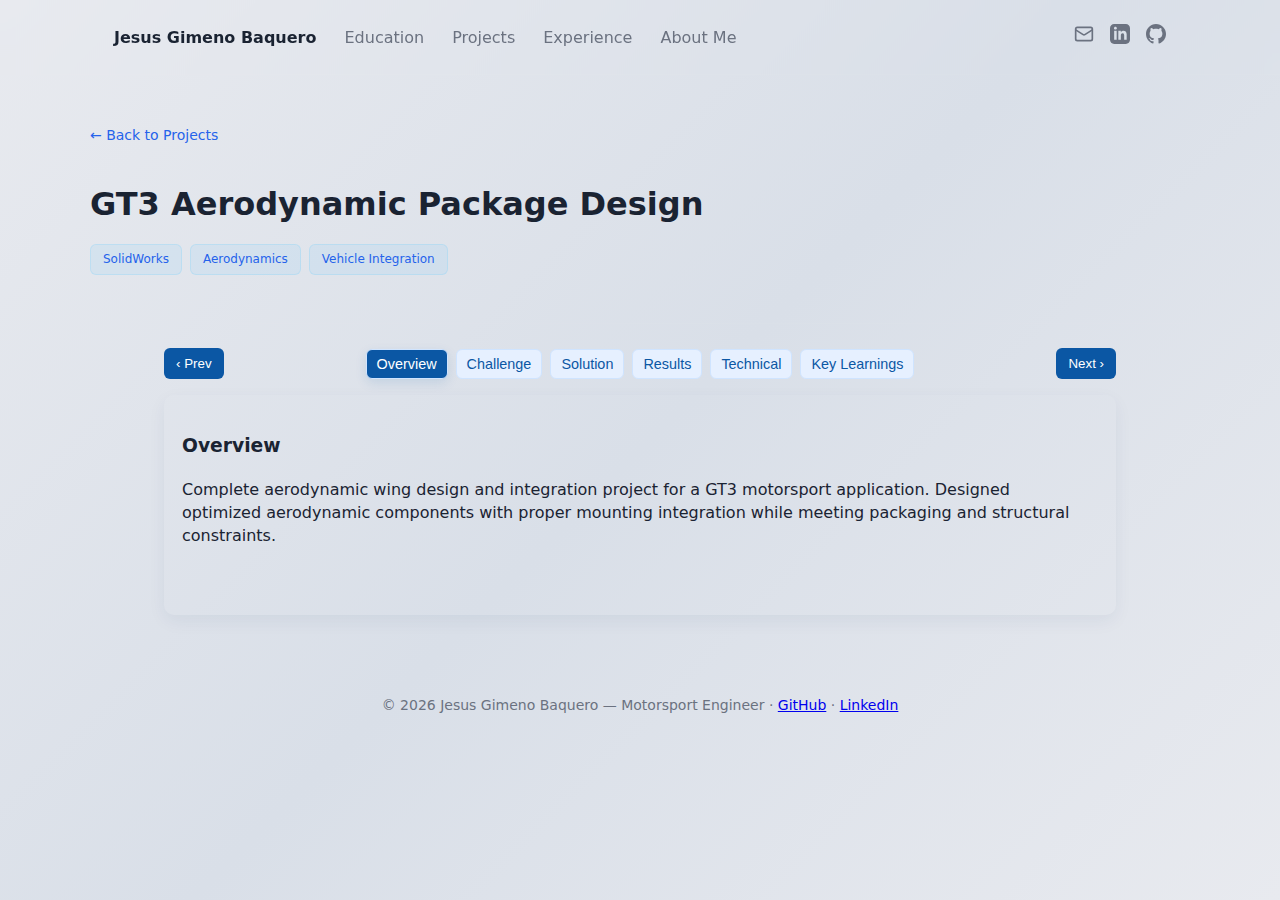
<file: projects/gt3-aerodynamics.html>
<!doctype html>
<html lang="en">
<head>
    <meta charset="utf-8" />
    <meta name="viewport" content="width=device-width,initial-scale=1" />
    <title>GT3 Aerodynamic Package Design — Jesus Gimeno Baquero</title>
    <link rel="stylesheet" href="../style.css" />
    <style>
        article.project-content h2 {
            color: #0b57a4;
            font-size: 1.8rem;
            font-weight: 700;
            margin-top: 50px;
            margin-bottom: 20px;
            padding-bottom: 12px;
            border-bottom: 3px solid #e0ecf8;
            position: relative;
        }
        article.project-content h2::after {
            content: '';
            position: absolute;
            bottom: -3px;
            left: 0;
            width: 80px;
            height: 3px;
            background: linear-gradient(90deg, #0b57a4 0%, #4a9eff 100%);
        }
        article.project-content h2:first-of-type {
            margin-top: 0;
        }
        article.project-content h3 {
            color: #083761;
            font-size: 1.3rem;
            font-weight: 600;
            margin-top: 35px;
            margin-bottom: 15px;
            padding-left: 15px;
            border-left: 4px solid #4a9eff;
        }
    </style>
</head>
<body>
    <header class="site-header">
        <div class="container header-inner">
            <a class="brand" href="../index.html#top">Jesus Gimeno Baquero</a>
            <nav class="nav" aria-label="Main">
                <button id="menu-toggle" class="menu-toggle" aria-expanded="false">☰</button>
                <ul id="nav-list" class="nav-list">
                    <li><a href="../index.html#education">Education</a></li>
                    <li><a href="../index.html#projects">Projects</a></li>
                    <li><a href="../index.html#experience">Experience</a></li>
                    <li><a href="../index.html#about">About Me</a></li>
                </ul>
            </nav>
            <div class="header-contact">
                <a href="mailto:gimeno.jesus0010@gmail.com" title="Email" class="contact-link">
                    <svg width="20" height="20" viewBox="0 0 24 24" fill="none" stroke="currentColor" stroke-width="2">
                        <rect x="2" y="4" width="20" height="16" rx="2"></rect>
                        <path d="m22 7-8.97 5.7a1.94 1.94 0 0 1-2.06 0L2 7"></path>
                    </svg>
                </a>
                <a href="https://www.linkedin.com/in/jesusgimenobaquero" target="_blank" rel="noopener" title="LinkedIn" class="contact-link">
                    <svg width="20" height="20" viewBox="0 0 24 24" fill="currentColor">
                        <path d="M19 0h-14c-2.761 0-5 2.239-5 5v14c0 2.761 2.239 5 5 5h14c2.762 0 5-2.239 5-5v-14c0-2.761-2.238-5-5-5zm-11 19h-3v-11h3v11zm-1.5-12.268c-.966 0-1.75-.79-1.75-1.764s.784-1.764 1.75-1.764 1.75.79 1.75 1.764-.783 1.764-1.75 1.764zm13.5 12.268h-3v-5.604c0-3.368-4-3.113-4 0v5.604h-3v-11h3v1.765c1.396-2.586 7-2.777 7 2.476v6.759z"/>
                    </svg>
                </a>
                <a href="https://github.com/jesus-gb3" target="_blank" rel="noopener" title="GitHub" class="contact-link">
                    <svg width="20" height="20" viewBox="0 0 24 24" fill="currentColor">
                        <path d="M12 0c-6.626 0-12 5.373-12 12 0 5.302 3.438 9.8 8.207 11.387.599.111.793-.261.793-.577v-2.234c-3.338.726-4.033-1.416-4.033-1.416-.546-1.387-1.333-1.756-1.333-1.756-1.089-.745.083-.729.083-.729 1.205.084 1.839 1.237 1.839 1.237 1.07 1.834 2.807 1.304 3.492.997.107-.775.418-1.305.762-1.604-2.665-.305-5.467-1.334-5.467-5.931 0-1.311.469-2.381 1.236-3.221-.124-.303-.535-1.524.117-3.176 0 0 1.008-.322 3.301 1.23.957-.266 1.983-.399 3.003-.404 1.02.005 2.047.138 3.006.404 2.291-1.552 3.297-1.23 3.297-1.23.653 1.653.242 2.874.118 3.176.77.84 1.235 1.911 1.235 3.221 0 4.609-2.807 5.624-5.479 5.921.43.372.823 1.102.823 2.222v3.293c0 .319.192.694.801.576 4.765-1.589 8.199-6.086 8.199-11.386 0-6.627-5.373-12-12-12z"/>
                    </svg>
                </a>
            </div>
        </div>
    </header>

    <main id="top">
        <section class="project-hero container">
            <a href="../index.html#projects" class="back-link">← Back to Projects</a>
            <h1>GT3 Aerodynamic Package Design</h1>
            <div class="project-meta">
                <span class="tag">SolidWorks</span>
                <span class="tag">Aerodynamics</span>
                <span class="tag">Vehicle Integration</span>
            </div>
        </section>

        <section id="project-viewer" class="project-viewer container">
            <style>
                .project-viewer { max-width:1000px; margin:0 auto; position:relative; }
                .pv-nav { display:flex; justify-content:space-between; align-items:center; gap:16px; margin-bottom:16px; }
                .pv-index { display:flex; gap:8px; flex-wrap:wrap; }
                .pv-index button { background:#e6f0ff; border:1px solid #cfe4ff; color:#0b57a4; padding:6px 10px; border-radius:6px; cursor:pointer; font-size:0.9rem; }
                .pv-index button.active { background:#0b57a4; color:#fff; box-shadow:0 4px 12px rgba(11,87,164,0.12); }
                .pv-btn { background:#0b57a4; color:#fff; border:none; padding:8px 12px; border-radius:6px; cursor:pointer; }
                .pv-container { position:relative; background:transparent; border-radius:10px; box-shadow:0 6px 18px rgba(8,55,97,0.06); padding:18px; min-height:220px; overflow:hidden; }
                .pv-section { position:absolute; inset:18px 18px 18px 18px; opacity:0; visibility:hidden; transition:opacity 600ms ease, visibility 600ms; overflow:auto; padding-right:12px; }
                .pv-section.active { position:relative; opacity:1; visibility:visible; inset:auto; }
                @media (max-width:720px){ .pv-nav { flex-direction:column; align-items:flex-start; gap:10px; } .pv-index { width:100%; overflow:auto; } .pv-section { padding-right:6px; } }
            </style>

            <div class="pv-nav">
                <button id="pv-prev" class="pv-btn" aria-label="Previous section">‹ Prev</button>

                <div class="pv-index" role="tablist" aria-label="Project sections">
                    <button data-index="0" class="active">Overview</button>
                    <button data-index="1">Challenge</button>
                    <button data-index="2">Solution</button>
                    <button data-index="3">Results</button>
                    <button data-index="4">Technical</button>
                    <button data-index="5">Key Learnings</button>
                </div>

                <button id="pv-next" class="pv-btn" aria-label="Next section">Next ›</button>
            </div>

            <div class="pv-container" id="pv-container">
                <section class="pv-section active" data-index="0" aria-hidden="false">
                    <h3>Overview</h3>
                    <p>Complete aerodynamic wing design and integration project for a GT3 motorsport application. Designed optimized aerodynamic components with proper mounting integration while meeting packaging and structural constraints.</p>
                </section>

                <section class="pv-section" data-index="1" aria-hidden="true">
                    <h3>Challenge</h3>
                    <p>Racing aerodynamic packages must balance multiple competing requirements:</p>
                    <ul>
                        <li>Aerodynamic efficiency while respecting racing regulations</li>
                        <li>Physical mounting integration with existing vehicle structure</li>
                        <li>Weight optimization for competitive performance</li>
                        <li>Manufacturing feasibility (carbon fibre composites)</li>
                        <li>Structural integrity under high-speed loads</li>
                        <li>Installation and maintenance accessibility</li>
                    </ul>
                </section>

                <section class="pv-section" data-index="2" aria-hidden="true">
                    <h3>Solution</h3>
                    <p>Comprehensive CAD and engineering approach:</p>
                    <ul>
                        <li><strong>Aerodynamic Design:</strong> Modeled wing profiles using SolidWorks with aerodynamic data integration and optimization</li>
                        <li><strong>Vehicle Integration:</strong> Full vehicle assembly modeling to ensure seamless fit with existing components</li>
                        <li><strong>Structural Analysis:</strong> Designed carbon fibre mounting brackets with proper load paths</li>
                        <li><strong>Manufacturing Design:</strong> Created tooling-ready drawings accounting for composite layup and assembly requirements</li>
                        <li><strong>Documentation:</strong> Comprehensive technical documentation for fabrication and installation</li>
                    </ul>
                </section>

                <section class="pv-section" data-index="3" aria-hidden="true">
                    <h3>Results</h3>
                    <ul>
                        <li>Delivered production-ready aerodynamic package design</li>
                        <li>Achieved seamless vehicle integration with zero clearance conflicts</li>
                        <li>Designed structural components meeting load requirements with <strong>15% weight margin</strong></li>
                        <li>Demonstrated proficiency in professional CAD practices</li>
                        <li>Created documentation suitable for manufacturing partner handoff</li>
                    </ul>
                </section>

                <section class="pv-section" data-index="4" aria-hidden="true">
                    <h3>Technical</h3>
                    <ul>
                        <li><strong>CAD Software:</strong> SolidWorks (full modeling and assembly)</li>
                        <li><strong>Materials:</strong> Carbon fibre reinforced polymer (CFRP) composites</li>
                        <li><strong>Analysis:</strong> FEA validation of mounting structures</li>
                        <li><strong>Manufacturing Process:</strong> Wet layup composite fabrication</li>
                    </ul>
                </section>

                <section class="pv-section" data-index="5" aria-hidden="true">
                    <h3>Key Learnings</h3>
                    <ul>
                        <li>Aerodynamic performance must be balanced with practical engineering constraints</li>
                        <li>Early integration planning prevents expensive redesigns late in the project</li>
                        <li>Clear manufacturing documentation is essential for successful product realization</li>
                        <li>Regulatory compliance requires detailed knowledge of racing technical regulations</li>
                    </ul>
                </section>
            </div>

            <script>
                (function(){
                    const root = document.getElementById('project-viewer');
                    const sections = Array.from(root.querySelectorAll('.pv-section'));
                    const indexBtns = Array.from(root.querySelectorAll('.pv-index button'));
                    const prevBtn = root.querySelector('#pv-prev');
                    const nextBtn = root.querySelector('#pv-next');
                    let cur = 0;
                    function show(i){
                        if(i < 0) i = 0;
                        if(i >= sections.length) i = sections.length - 1;
                        if(i === cur) return;
                        sections[cur].classList.remove('active');
                        sections[cur].setAttribute('aria-hidden','true');
                        indexBtns[cur].classList.remove('active');
                        sections[i].classList.add('active');
                        sections[i].setAttribute('aria-hidden','false');
                        indexBtns[i].classList.add('active');
                        cur = i;
                    }
                    indexBtns.forEach((b, idx) => b.addEventListener('click', () => show(idx)));
                    prevBtn.addEventListener('click', () => show(cur-1));
                    nextBtn.addEventListener('click', () => show(cur+1));
                    document.addEventListener('keydown', e => { if(e.key==='ArrowLeft') show(cur-1); if(e.key==='ArrowRight') show(cur+1); });
                    sections.forEach((s, idx) => { if(idx!==0){ s.classList.remove('active'); s.setAttribute('aria-hidden','true'); } else { s.classList.add('active'); s.setAttribute('aria-hidden','false'); } });
                })();
            </script>
        </section>
    </main>

    <footer class="site-footer">
        <div class="container">
            <p>© <span id="year"></span> Jesus Gimeno Baquero — Motorsport Engineer · <a href="https://github.com/jesus-gb3" target="_blank" rel="noopener">GitHub</a> · <a href="https://www.linkedin.com/in/jesusgimenobaquero" target="_blank" rel="noopener">LinkedIn</a></p>
        </div>
    </footer>

    <script>
        document.getElementById('year').textContent = new Date().getFullYear();
        
        // Menu toggle
        const menuToggle = document.getElementById('menu-toggle');
        const navList = document.getElementById('nav-list');
        menuToggle.addEventListener('click', () => {
            const expanded = menuToggle.getAttribute('aria-expanded') === 'true';
            menuToggle.setAttribute('aria-expanded', String(!expanded));
            navList.classList.toggle('open');
        });
    </script>
</body>
</html>
</file>
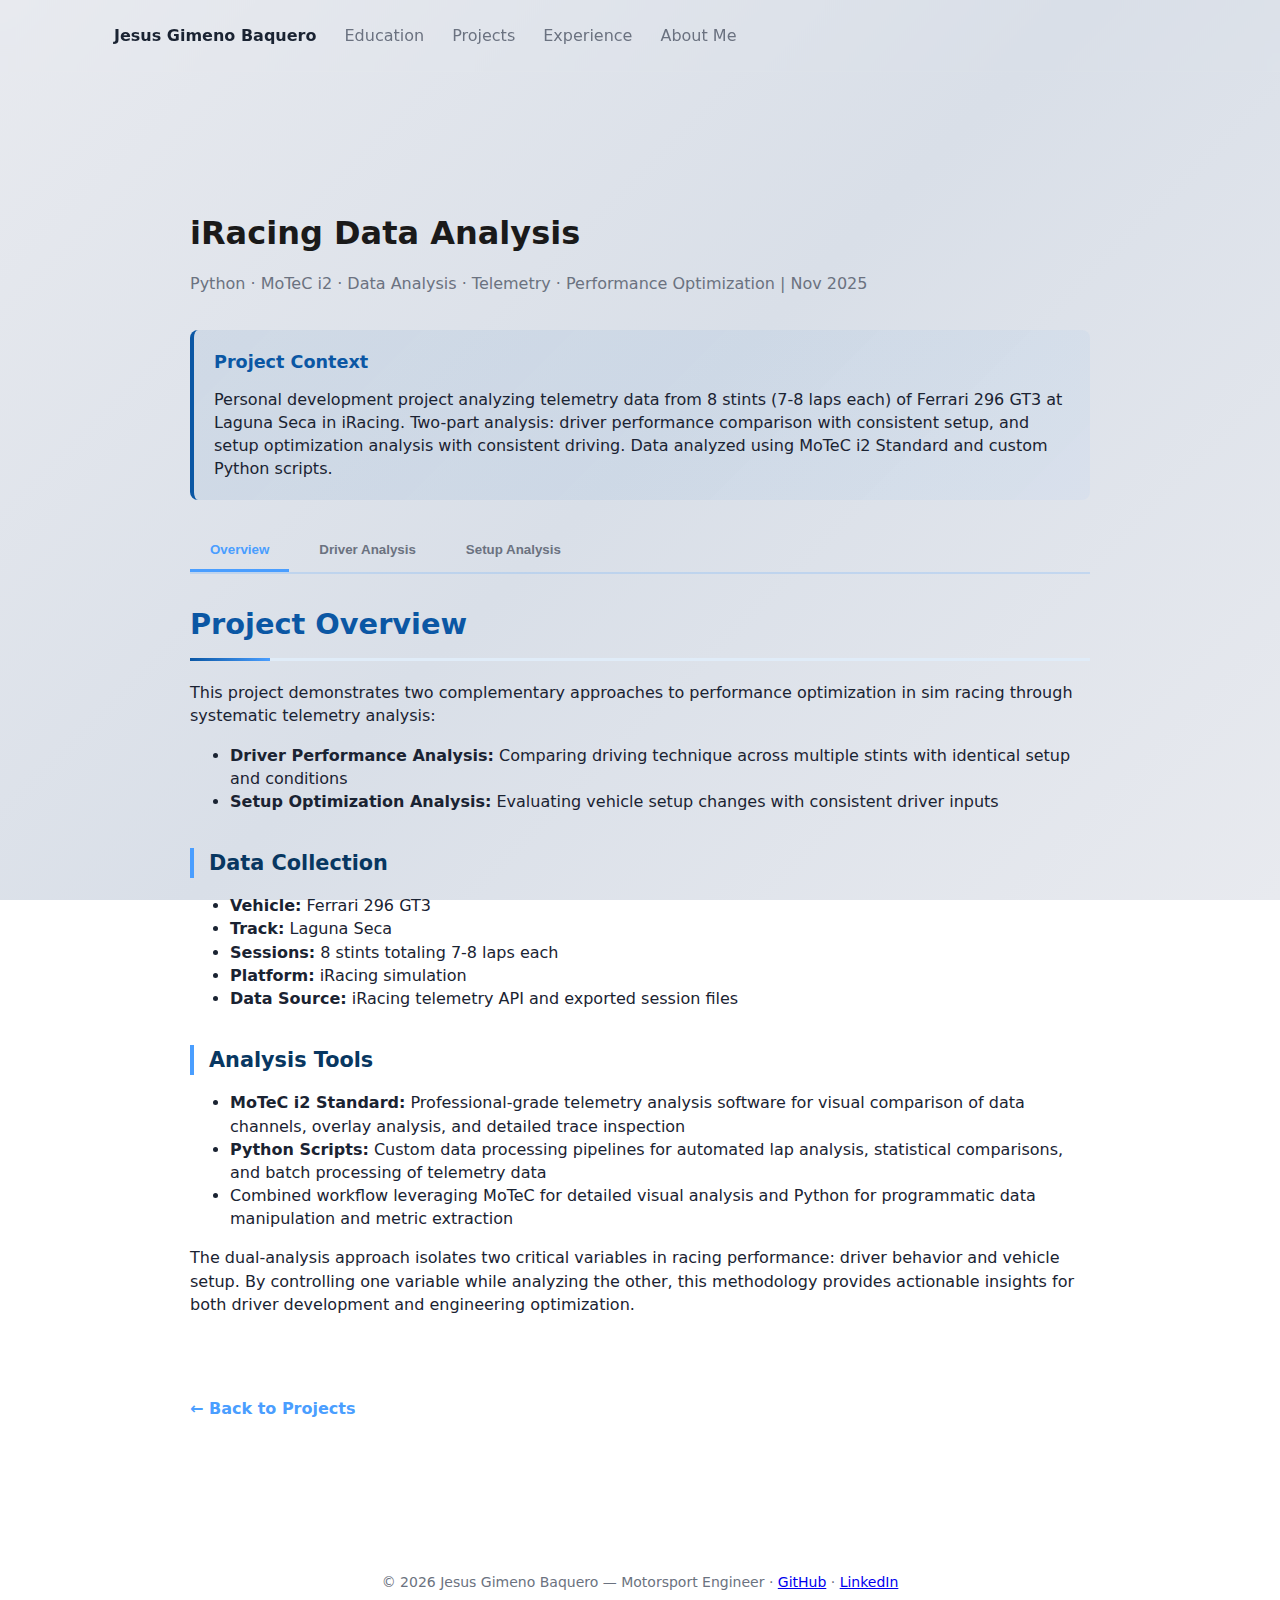
<file: projects/iracing-data-analysis.html>
<!doctype html>
<html lang="en">
<head>
    <meta charset="utf-8" />
    <meta name="viewport" content="width=device-width,initial-scale=1" />
    <title>iRacing Data Analysis — Jesus Gimeno Baquero</title>
    <link rel="stylesheet" href="../style.css" />
    <style>
        article.project-content h2 {
            color: #0b57a4;
            font-size: 1.8rem;
            font-weight: 700;
            margin-top: 50px;
            margin-bottom: 20px;
            padding-bottom: 12px;
            border-bottom: 3px solid #e0ecf8;
            position: relative;
        }
        article.project-content h2::after {
            content: '';
            position: absolute;
            bottom: -3px;
            left: 0;
            width: 80px;
            height: 3px;
            background: linear-gradient(90deg, #0b57a4 0%, #4a9eff 100%);
        }
        article.project-content h2:first-of-type {
            margin-top: 0;
        }
        article.project-content h3 {
            color: #083761;
            font-size: 1.3rem;
            font-weight: 600;
            margin-top: 35px;
            margin-bottom: 15px;
            padding-left: 15px;
            border-left: 4px solid #4a9eff;
        }
        .info-box {
            background: linear-gradient(135deg, rgba(11,87,164,0.08) 0%, rgba(74,158,255,0.05) 100%);
            border-left: 4px solid #0b57a4;
            padding: 20px;
            margin: 25px 0;
            border-radius: 8px;
        }
        .info-box h4 {
            color: #0b57a4;
            margin-top: 0;
            margin-bottom: 12px;
            font-size: 1.1rem;
        }
        figure {
            margin: 30px 0;
            text-align: center;
        }
        figure img {
            max-width: 100%;
            height: auto;
            border-radius: 8px;
            box-shadow: 0 4px 20px rgba(0,0,0,0.15);
            display: inline-block;
        }
        figure figcaption {
            margin-top: 10px;
            font-size: 0.9rem;
            color: var(--muted);
            font-style: italic;
            text-align: center;
        }
    </style>
</head>
<body>
    <header class="site-header">
        <div class="container header-inner">
            <a class="brand" href="../index.html#top">Jesus Gimeno Baquero</a>
            <nav class="nav" aria-label="Main">
                <button id="menu-toggle" class="menu-toggle" aria-expanded="false">☰</button>
                <ul id="nav-list" class="nav-list">
                    <li><a href="../index.html#education">Education</a></li>
                    <li><a href="../index.html#projects">Projects</a></li>
                    <li><a href="../index.html#experience">Experience</a></li>
                    <li><a href="../index.html#about">About Me</a></li>
                </ul>
            </nav>
        </div>
    </header>

    <main class="container" style="padding-top: 80px; padding-bottom: 60px;">
        <article class="project-content" style="max-width: 900px; margin: 0 auto;">
            <h1 style="color: #1a1a1a; margin-bottom: 10px;">iRacing Data Analysis</h1>
            <p style="color: var(--muted); font-size: 1rem; margin-bottom: 35px;">
                Python · MoTeC i2 · Data Analysis · Telemetry · Performance Optimization | Nov 2025
            </p>

            <div class="info-box">
                <h4>Project Context</h4>
                <p style="margin: 0;">Personal development project analyzing telemetry data from 8 stints (7-8 laps each) of Ferrari 296 GT3 at Laguna Seca in iRacing. Two-part analysis: driver performance comparison with consistent setup, and setup optimization analysis with consistent driving. Data analyzed using MoTeC i2 Standard and custom Python scripts.</p>
            </div>

            <!-- Navigation tabs -->
            <div style="display: flex; gap: 10px; margin: 30px 0; border-bottom: 2px solid rgba(74,158,255,0.2);">
                <button class="analysis-tab active" data-section="overview" style="background: transparent; border: none; padding: 12px 20px; color: #4a9eff; font-weight: 600; cursor: pointer; border-bottom: 3px solid #4a9eff; transition: all 0.3s;">Overview</button>
                <button class="analysis-tab" data-section="driver" style="background: transparent; border: none; padding: 12px 20px; color: var(--muted); font-weight: 600; cursor: pointer; border-bottom: 3px solid transparent; transition: all 0.3s;">Driver Analysis</button>
                <button class="analysis-tab" data-section="setup" style="background: transparent; border: none; padding: 12px 20px; color: var(--muted); font-weight: 600; cursor: pointer; border-bottom: 3px solid transparent; transition: all 0.3s;">Setup Analysis</button>
            </div>

            <!-- Overview Section -->
            <div class="analysis-section active" data-section="overview">
                <h2>Project Overview</h2>

                <p>This project demonstrates two complementary approaches to performance optimization in sim racing through systematic telemetry analysis:</p>
                <ul>
                    <li><strong>Driver Performance Analysis:</strong> Comparing driving technique across multiple stints with identical setup and conditions</li>
                    <li><strong>Setup Optimization Analysis:</strong> Evaluating vehicle setup changes with consistent driver inputs</li>
                </ul>

                <h3>Data Collection</h3>
                <ul>
                    <li><strong>Vehicle:</strong> Ferrari 296 GT3</li>
                    <li><strong>Track:</strong> Laguna Seca</li>
                    <li><strong>Sessions:</strong> 8 stints totaling 7-8 laps each</li>
                    <li><strong>Platform:</strong> iRacing simulation</li>
                    <li><strong>Data Source:</strong> iRacing telemetry API and exported session files</li>
                </ul>

                <h3>Analysis Tools</h3>
                <ul>
                    <li><strong>MoTeC i2 Standard:</strong> Professional-grade telemetry analysis software for visual comparison of data channels, overlay analysis, and detailed trace inspection</li>
                    <li><strong>Python Scripts:</strong> Custom data processing pipelines for automated lap analysis, statistical comparisons, and batch processing of telemetry data</li>
                    <li>Combined workflow leveraging MoTeC for detailed visual analysis and Python for programmatic data manipulation and metric extraction</li>
                </ul>

                <p>The dual-analysis approach isolates two critical variables in racing performance: driver behavior and vehicle setup. By controlling one variable while analyzing the other, this methodology provides actionable insights for both driver development and engineering optimization.</p>
            </div>

            <!-- Driver Analysis Section -->
            <div class="analysis-section" data-section="driver" style="display: none;">
                <h2>Driver Performance Analysis</h2>

                <p>Analyzing driving technique variations across multiple stints with identical vehicle setup and track conditions. This analysis isolates driver behavior as the primary variable to identify performance patterns, consistency metrics, and improvement opportunities.</p>

                <p>The comparison below examines performance evolution of the same driver after completing 50 laps of practice. Following systematic analysis of telemetry data and implementation of data-driven technique adjustments, measurable improvements were achieved while maintaining identical vehicle setup and conditions.</p>

                <h3>Methodology</h3>
                <ul>
                    <li><strong>Controlled variable:</strong> Fixed vehicle setup</li>
                    <li><strong>Analyzed variable:</strong> Driver inputs and technique</li>
                    <li><strong>Tools:</strong> MoTeC i2 for visual overlay analysis</li>
                </ul>

                <h3>Corner-by-Corner Analysis</h3>
                
                <!-- Interactive track map -->
                <div style="position: relative; margin: 30px auto; max-width: 800px;">
                    <img src="assets/laguna-seca-map.png" alt="Laguna Seca track map" style="width: 100%; height: auto; border-radius: 8px;">
                    <!-- Corner hotspots -->
                    <button class="track-hotspot" data-corner="0" style="position: absolute; top: 80%; left: 60%; width: 30px; height: 30px; border-radius: 50%; background: rgba(74, 158, 255, 0.8); border: 2px solid white; cursor: pointer; transform: translate(-50%, -50%); transition: all 0.3s;" title="Turn 1"></button>
                    <button class="track-hotspot" data-corner="1" style="position: absolute; top: 73%; left: 46%; width: 30px; height: 30px; border-radius: 50%; background: rgba(74, 158, 255, 0.8); border: 2px solid white; cursor: pointer; transform: translate(-50%, -50%); transition: all 0.3s;" title="Turn 2"></button>
                    <button class="track-hotspot" data-corner="2" style="position: absolute; top: 53%; left: 49%; width: 30px; height: 30px; border-radius: 50%; background: rgba(74, 158, 255, 0.8); border: 2px solid white; cursor: pointer; transform: translate(-50%, -50%); transition: all 0.3s;" title="Turn 3"></button>
                    <button class="track-hotspot" data-corner="3" style="position: absolute; top: 55%; left: 73%; width: 30px; height: 30px; border-radius: 50%; background: rgba(74, 158, 255, 0.8); border: 2px solid white; cursor: pointer; transform: translate(-50%, -50%); transition: all 0.3s;" title="Turn 4"></button>
                    <button class="track-hotspot" data-corner="4" style="position: absolute; top: 23%; left: 72%; width: 30px; height: 30px; border-radius: 50%; background: rgba(74, 158, 255, 0.8); border: 2px solid white; cursor: pointer; transform: translate(-50%, -50%); transition: all 0.3s;" title="Turn 5"></button>
                    <button class="track-hotspot" data-corner="5" style="position: absolute; top: 16%; left: 47%; width: 30px; height: 30px; border-radius: 50%; background: rgba(74, 158, 255, 0.8); border: 2px solid white; cursor: pointer; transform: translate(-50%, -50%); transition: all 0.3s;" title="Turns 6-7 (Corkscrew)"></button>
                    <button class="track-hotspot" data-corner="6" style="position: absolute; top: 21%; left: 36%; width: 30px; height: 30px; border-radius: 50%; background: rgba(74, 158, 255, 0.8); border: 2px solid white; cursor: pointer; transform: translate(-50%, -50%); transition: all 0.3s;" title="Turn 8"></button>
                    <button class="track-hotspot" data-corner="7" style="position: absolute; top: 45%; left: 38%; width: 30px; height: 30px; border-radius: 50%; background: rgba(74, 158, 255, 0.8); border: 2px solid white; cursor: pointer; transform: translate(-50%, -50%); transition: all 0.3s;" title="Turn 9"></button>
                    <button class="track-hotspot" data-corner="8" style="position: absolute; top: 57%; left: 27%; width: 30px; height: 30px; border-radius: 50%; background: rgba(74, 158, 255, 0.8); border: 2px solid white; cursor: pointer; transform: translate(-50%, -50%); transition: all 0.3s;" title="Turn 10"></button>
                </div>

                <div class="info-box" style="margin: 25px 0;">
                    <h4>Trace Legend</h4>
                    <p style="margin: 0;">In all telemetry overlays below: <strong>Colored trace = Fastest lap (1:22.964)</strong> | <strong>White trace = Slower lap (1:23.617)</strong> | <strong>Delta: 0.653s improvement (0.78%)</strong></p>
                </div>
                
                <!-- Corner carousel navigation -->
                <div style="display: flex; align-items: center; justify-content: space-between; margin: 20px 0;">
                    <button id="prevCorner" style="background: linear-gradient(135deg, #1a4d8f, #2563a8); border: none; padding: 10px 20px; color: white; font-weight: 600; cursor: pointer; border-radius: 5px; transition: all 0.3s;">← Previous</button>
                    <div style="display: flex; gap: 8px; flex-wrap: wrap; justify-content: center;">
                        <button class="corner-dot active" data-corner="0" style="width: 12px; height: 12px; border-radius: 50%; border: 2px solid #4a9eff; background: #4a9eff; cursor: pointer; transition: all 0.3s;"></button>
                        <button class="corner-dot" data-corner="1" style="width: 12px; height: 12px; border-radius: 50%; border: 2px solid #4a9eff; background: transparent; cursor: pointer; transition: all 0.3s;"></button>
                        <button class="corner-dot" data-corner="2" style="width: 12px; height: 12px; border-radius: 50%; border: 2px solid #4a9eff; background: transparent; cursor: pointer; transition: all 0.3s;"></button>
                        <button class="corner-dot" data-corner="3" style="width: 12px; height: 12px; border-radius: 50%; border: 2px solid #4a9eff; background: transparent; cursor: pointer; transition: all 0.3s;"></button>
                        <button class="corner-dot" data-corner="4" style="width: 12px; height: 12px; border-radius: 50%; border: 2px solid #4a9eff; background: transparent; cursor: pointer; transition: all 0.3s;"></button>
                        <button class="corner-dot" data-corner="5" style="width: 12px; height: 12px; border-radius: 50%; border: 2px solid #4a9eff; background: transparent; cursor: pointer; transition: all 0.3s;"></button>
                        <button class="corner-dot" data-corner="6" style="width: 12px; height: 12px; border-radius: 50%; border: 2px solid #4a9eff; background: transparent; cursor: pointer; transition: all 0.3s;"></button>
                        <button class="corner-dot" data-corner="7" style="width: 12px; height: 12px; border-radius: 50%; border: 2px solid #4a9eff; background: transparent; cursor: pointer; transition: all 0.3s;"></button>
                        <button class="corner-dot" data-corner="8" style="width: 12px; height: 12px; border-radius: 50%; border: 2px solid #4a9eff; background: transparent; cursor: pointer; transition: all 0.3s;"></button>
                    </div>
                    <button id="nextCorner" style="background: linear-gradient(135deg, #1a4d8f, #2563a8); border: none; padding: 10px 20px; color: white; font-weight: 600; cursor: pointer; border-radius: 5px; transition: all 0.3s;">Next →</button>
                </div>

                <!-- Corner content slides -->
                <div class="corner-carousel">
                    <!-- Turn 1 -->
                    <div class="corner-slide active" data-corner="0">
                        <h4 style="color: #4a9eff; margin-bottom: 15px;">Turn 1</h4>
                        <figure style="text-align: center; margin: 20px 0;">
                            <img src="assets/turn1driver.png" alt="Turn 1 telemetry analysis" style="max-width: 100%; height: auto; border-radius: 8px; display: inline-block;">
                            <figcaption style="margin-top: 10px; color: var(--muted); font-size: 0.9rem;">Turn 1 data comparison</figcaption>
                        </figure>
                        
                        <h4 style="color: #083761; font-size: 1.1rem; margin-top: 25px; margin-bottom: 12px;">Key Observations:</h4>
                        
                        <p><strong>Braking Technique:</strong></p>
                        <ul>
                            <li>Slower lap (white) brakes <strong>significantly later</strong> and reaches <strong>80% brake pedal position</strong></li>
                            <li>Faster lap (colored) brakes <strong>earlier but at a slower pace</strong></li>
                            <li>Earlier, gentler braking allows the faster lap to <strong>carry more speed into the corner</strong> with less abrupt deceleration</li>
                        </ul>
                        
                        <p><strong>Mid-Corner Performance:</strong></p>
                        <ul>
                            <li><strong>Better trail braking control</strong> in the faster lap provides <strong>increased rotation</strong>, evident in the yaw rate trace at the cursor position</li>
                            <li><strong>More rotation occurs under the same steering input</strong> on corner entry, which then allows maintaining a <strong>lower average steering angle throughout the entry phase</strong></li>
                            <li>Both laps achieve <strong>similar minimum speed</strong>, but the faster lap reaches it <strong>later in the corner</strong>, maintaining momentum longer</li>
                        </ul>
                        
                        <p><strong>Corner Exit Understeer:</strong></p>
                        <ul>
                            <li>Both drivers experience <strong>understeer on exit</strong>, requiring them to <strong>ease off the throttle</strong></li>
                            <li>Understeer confirmed by <strong>increasing steering angle</strong> while <strong>lateral G-force stalls at ~1.5G</strong></li>
                            <li>Vehicle unable to generate additional lateral grip despite increased steering input</li>
                        </ul>
                        
                        <p><strong>Potential Further Improvement:</strong></p>
                        <ul>
                            <li>A hypothetical case combining <strong>later, harder initial braking</strong> with <strong>better regressive braking control</strong> (progressive brake release) could yield additional performance gains</li>
                            <li>This would optimize both entry speed and mid-corner rotation while maintaining stability</li>
                        </ul>
                    </div>

                    <!-- Turn 2 -->
                    <div class="corner-slide" data-corner="1" style="display: none;">
                        <h4 style="color: #4a9eff; margin-bottom: 15px;">Turn 2</h4>
                        <figure style="text-align: center; margin: 20px 0;">
                            <img src="assets/turn2driver.png" alt="Turn 2 telemetry analysis" style="max-width: 100%; height: auto; border-radius: 8px; display: inline-block;">
                            <figcaption style="margin-top: 10px; color: var(--muted); font-size: 0.9rem;">Turn 2 data comparison</figcaption>
                        </figure>
                        
                        <h4 style="color: #083761; font-size: 1.1rem; margin-top: 25px; margin-bottom: 12px;">Key Observations:</h4>
                        
                        <p><strong>Braking Strategy Comparison:</strong></p>
                        <ul>
                            <li>Slower lap (white) brakes <strong>later and harder</strong>, but retains <strong>less speed on corner entry</strong></li>
                            <li>Faster lap (colored) uses <strong>brake for longer duration</strong>, translating into a <strong>lower minimum speed</strong> and <strong>slightly faster exit</strong></li>
                            <li>Both approaches achieve <strong>similar rotation</strong> and <strong>almost identical overall corner speed</strong></li>
                        </ul>
                        
                        <p><strong>Apex Performance:</strong></p>
                        <ul>
                            <li>The <strong>lower minimum speed</strong> achieved by the faster lap enables <strong>better rotation at the apex</strong></li>
                            <li>Enhanced apex rotation directly contributes to the <strong>superior corner exit performance</strong></li>
                        </ul>
                        
                        <p><strong>Corner Exit Technique:</strong></p>
                        <ul>
                            <li>Understeer still visible, but faster lap shows <strong>more confident turn exit</strong></li>
                            <li><strong>Earlier full throttle application</strong> in the faster lap</li>
                            <li><strong>Earlier return to neutral steering</strong> allows better traction management</li>
                            <li>Faster lap gains advantage on the following straight with <strong>better acceleration</strong></li>
                        </ul>
                    </div>

                    <!-- Turn 3 -->
                    <div class="corner-slide" data-corner="2" style="display: none;">
                        <h4 style="color: #4a9eff; margin-bottom: 15px;">Turn 3</h4>
                        <figure style="text-align: center; margin: 20px 0;">
                            <img src="assets/turn3driver.png" alt="Turn 3 telemetry analysis" style="max-width: 100%; height: auto; border-radius: 8px; display: inline-block;">
                            <figcaption style="margin-top: 10px; color: var(--muted); font-size: 0.9rem;">Turn 3 data comparison</figcaption>
                        </figure>
                        
                        <h4 style="color: #083761; font-size: 1.1rem; margin-top: 25px; margin-bottom: 12px;">Key Observations:</h4>
                        
                        <p><strong>Braking and Turn-In Timing:</strong></p>
                        <ul>
                            <li>Both laps show <strong>very similar braking technique</strong> on corner entry</li>
                            <li>Slower lap (white) shows <strong>braking after turn-in</strong></li>
                            <li>Faster lap (colored) demonstrates <strong>braking almost simultaneous with turn-in</strong></li>
                            <li>This timing difference results in <strong>earlier and higher rotation</strong> in the faster lap</li>
                        </ul>
                        
                        <p><strong>Apex Timing and Speed:</strong></p>
                        <ul>
                            <li>Faster lap achieves <strong>minimum speed much earlier</strong>, indicating an <strong>earlier apex</strong></li>
                            <li>Turn 3 is followed by a <strong>relatively long straight</strong>, where the conventional approach would favor a <strong>later apex to maximize exit speed</strong></li>
                            <li>Despite using an earlier apex strategy, the faster lap demonstrates that <strong>extracting the necessary rotation earlier in corner entry</strong> can overcome the traditional apex placement disadvantage</li>
                            <li>Enhanced early rotation allows for a <strong>confident corner exit</strong> that still capitalizes on the straight ahead</li>
                        </ul>
                        
                        <p><strong>Corner Exit Performance:</strong></p>
                        <ul>
                            <li>Faster lap shows <strong>earlier throttle application</strong> as a result of the earlier braking strategy</li>
                            <li><strong>Same signs of understeer</strong> present in both laps (stalling lateral G with increasing steering angle)</li>
                            <li>Despite understeer, the faster lap maintains advantage through better overall corner execution</li>
                        </ul>
                    </div>

                    <!-- Turn 4 -->
                    <div class="corner-slide" data-corner="3" style="display: none;">
                        <h4 style="color: #4a9eff; margin-bottom: 15px;">Turn 4</h4>
                        <figure style="text-align: center; margin: 20px 0;">
                            <img src="assets/turn4driver.png" alt="Turn 4 telemetry analysis" style="max-width: 100%; height: auto; border-radius: 8px; display: inline-block;">
                            <figcaption style="margin-top: 10px; color: var(--muted); font-size: 0.9rem;">Turn 4 data comparison</figcaption>
                        </figure>
                        
                        <h4 style="color: #083761; font-size: 1.1rem; margin-top: 25px; margin-bottom: 12px;">Key Observations:</h4>
                        
                        <p><strong>Braking Technique and Front Axle Saturation:</strong></p>
                        <ul>
                            <li>Both laps initiate braking at <strong>almost the same point</strong> with <strong>similar maximum intensity</strong></li>
                            <li>Faster lap (colored) begins <strong>regressive braking earlier</strong>, resulting in <strong>much increased rotation</strong> at the cursor position</li>
                            <li><strong>Higher brake pressure</strong> in the slower lap is believed to cause <strong>entry understeer</strong></li>
                            <li>Critical observation: <strong>similar steering traces but vastly different lateral G and yaw rate</strong> between laps demonstrates how braking affects corner entry behavior</li>
                            <li>Higher brake pressure at turn-in <strong>saturates the front axle</strong> rather than relieving rear load to achieve the desired trail braking effect</li>
                        </ul>
                        
                        <p><strong>Apex Performance:</strong></p>
                        <ul>
                            <li>Following the same trend as previous corners, the <strong>improved braking technique and rotation</strong> enables <strong>much faster corner entry speed</strong></li>
                            <li>Both laps maintain the <strong>same minimum apex speed</strong>, showing efficiency gain comes from entry phase</li>
                        </ul>
                        
                        <p><strong>Corner Exit Confidence:</strong></p>
                        <ul>
                            <li>Slower lap shows driver <strong>hesitation on throttle application timing</strong></li>
                            <li>Faster lap applies throttle <strong>later but more confidently</strong></li>
                            <li>Confidence stems from <strong>car already pointing in the correct direction</strong> due to superior rotation</li>
                            <li>Advantage maintained <strong>despite the same understeering trend</strong> present in the setup</li>
                        </ul>
                    </div>

                    <!-- Turn 5 -->
                    <div class="corner-slide" data-corner="4" style="display: none;">
                        <h4 style="color: #4a9eff; margin-bottom: 15px;">Turn 5</h4>
                        <figure style="text-align: center; margin: 20px 0;">
                            <img src="assets/turn5driver.png" alt="Turn 5 telemetry analysis" style="max-width: 100%; height: auto; border-radius: 8px; display: inline-block;">
                            <figcaption style="margin-top: 10px; color: var(--muted); font-size: 0.9rem;">Turn 5 data comparison</figcaption>
                        </figure>
                        
                        <h4 style="color: #083761; font-size: 1.1rem; margin-top: 25px; margin-bottom: 12px;">Key Observations:</h4>
                        
                        <p><strong>Braking Entry and Driver Error:</strong></p>
                        <ul>
                            <li>Faster lap (colored) shows <strong>much slower entry speed</strong> due to <strong>earlier and softer braking</strong></li>
                            <li>At turn-in (<strong>marked by cursor</strong>, almost identical timing in both laps), faster lap has <strong>approximately half the brake pedal position</strong> and <strong>slower speed</strong></li>
                            <li>Slower lap (white) exhibits a critical <strong>trail braking mistake</strong></li>
                            <li><strong>Steering correction required during trail braking phase</strong> in the slower lap</li>
                            <li>This error <strong>decreases apex speed considerably</strong> and <strong>compromises the following straight's speed</strong></li>
                        </ul>
                        
                        <p><strong>Apex and Early Throttle Application:</strong></p>
                        <ul>
                            <li><strong>Early throttle application is crucial</strong> in this corner</li>
                            <li>Faster lap <strong>benefits significantly from applying throttle early</strong></li>
                        </ul>
                        
                        <p><strong>Corner Exit Imperfection:</strong></p>
                        <ul>
                            <li>Faster lap <strong>attacks the curb too harshly</strong> on exit, visible in the <strong>lateral G-force trace</strong></li>
                            <li>Requires <strong>slight steering and throttle corrections</strong> on corner exit</li>
                            <li><strong>Neither lap shows a perfect corner</strong> – room for improvement exists in both</li>
                            <li>However, the <strong>mistake on the slower lap results in much larger time loss</strong> compared to the minor exit correction needed in the faster lap</li>
                        </ul>
                    </div>

                    <!-- Turn 6-7 (Corkscrew) -->
                    <div class="corner-slide" data-corner="5" style="display: none;">
                        <h4 style="color: #4a9eff; margin-bottom: 15px;">Turns 6-7 (Corkscrew)</h4>
                        <figure style="text-align: center; margin: 20px 0;">
                            <img src="assets/turn6.7driver.png" alt="Turns 6-7 Corkscrew telemetry analysis" style="max-width: 100%; height: auto; border-radius: 8px; display: inline-block;">
                            <figcaption style="margin-top: 10px; color: var(--muted); font-size: 0.9rem;">Turns 6-7 (Corkscrew) data comparison</figcaption>
                        </figure>
                        
                        <h4 style="color: #083761; font-size: 1.1rem; margin-top: 25px; margin-bottom: 12px;">Key Observations:</h4>
                        
                        <p><strong>Braking Strategy and Gear Selection:</strong></p>
                        <ul>
                            <li>Slower lap (white) shows <strong>later and more aggressive braking</strong></li>
                            <li>After the difference in braking points, the <strong>traces look very similar</strong></li>
                            <li>The <strong>increased deceleration in the early braking phase</strong> of the slower lap appears unnecessary, as the faster driver <strong>maintains higher speed</strong> with gentler braking</li>
                            <li><strong>Later braking point appears possible</strong> for the faster driver</li>
                            <li>Faster lap shows the <strong>last downshift happening much sooner</strong>, optimizing engine braking and gear selection</li>
                            <li>Slower lap's <strong>downshift occurs too late</strong>, missing optimal braking assistance</li>
                        </ul>
                        
                        <p><strong>Apex Performance Through Direction Changes:</strong></p>
                        <ul>
                            <li><strong>Minimum speed through the corners is identical</strong> in both laps</li>
                            <li>The <strong>steering trace when changing directions looks almost the same</strong>, showing similar technique through the elevation changes</li>
                        </ul>
                        
                        <p><strong>Corner Exit and Acceleration:</strong></p>
                        <ul>
                            <li><strong>Earlier throttle application</strong> is the key differentiator in the faster lap</li>
                            <li>Results in <strong>increased acceleration</strong> out of the Corkscrew</li>
                            <li>Despite identical minimum speeds, the timing advantage on throttle creates measurable lap time gain</li>
                        </ul>
                    </div>

                    <!-- Turn 8 -->
                    <div class="corner-slide" data-corner="6" style="display: none;">
                        <h4 style="color: #4a9eff; margin-bottom: 15px;">Turn 8</h4>
                        <figure style="text-align: center; margin: 20px 0;">
                            <img src="assets/turn8driver.png" alt="Turn 8 telemetry analysis" style="max-width: 100%; height: auto; border-radius: 8px; display: inline-block;">
                            <figcaption style="margin-top: 10px; color: var(--muted); font-size: 0.9rem;">Turn 8 data comparison</figcaption>
                        </figure>
                        
                        <h4 style="color: #083761; font-size: 1.1rem; margin-top: 25px; margin-bottom: 12px;">Key Observations:</h4>
                        
                        <p><strong>Track Characteristics and Challenge:</strong></p>
                        <ul>
                            <li>This corner is <strong>all about feel in the front axle and racing line choices</strong></li>
                            <li>Critical to <strong>maintain speed through the opposite camber section</strong>, which pushes the car wide and causes significant understeer</li>
                        </ul>
                        
                        <p><strong>Racing Line and Entry Strategy:</strong></p>
                        <ul>
                            <li>Faster driver (colored) <strong>closes the racing line earlier in corner entry</strong></li>
                            <li><strong>Similar turn-in point</strong> but with a <strong>more aggressive approach</strong></li>
                            <li>This strategy allows <strong>staying on the gas for longer</strong> during corner entry</li>
                            <li>Results in <strong>higher minimum speed</strong> through the apex</li>
                        </ul>
                        
                        <p><strong>Corner Exit and Setup Limitations:</strong></p>
                        <ul>
                            <li><strong>Maximum throttle application occurs later</strong> due to <strong>corner exit understeer</strong> at this point</li>
                            <li>The <strong>G-force trace looks identical on corner exit</strong> between both laps, even as the faster lap's <strong>steering trace is much more aggressive</strong> – a clear sign of understeer</li>
                            <li><strong>Differences between the two laps are minimal</strong>, indicating driver performance is close to the limit</li>
                            <li>Performance would likely benefit from a <strong>setup change toward a more oversteering car</strong> to help rotate the vehicle</li>
                            <li><strong>Increasing car responsiveness is the only way to improve time</strong> in this corner – driver technique is near optimal</li>
                        </ul>
                    </div>

                    <!-- Turn 9 -->
                    <div class="corner-slide" data-corner="7" style="display: none;">
                        <h4 style="color: #4a9eff; margin-bottom: 15px;">Turn 9</h4>
                        <figure style="text-align: center; margin: 20px 0;">
                            <img src="assets/turn9driver.png" alt="Turn 9 telemetry analysis" style="max-width: 100%; height: auto; border-radius: 8px; display: inline-block;">
                            <figcaption style="margin-top: 10px; color: var(--muted); font-size: 0.9rem;">Turn 9 data comparison</figcaption>
                        </figure>
                        
                        <h4 style="color: #083761; font-size: 1.1rem; margin-top: 25px; margin-bottom: 12px;">Key Observations:</h4>
                        
                        <p><strong>Braking Technique and Banking Utilization:</strong></p>
                        <ul>
                            <li>Turn-in point (<strong>marked by cursor</strong>) is <strong>identical</strong> in both laps</li>
                            <li>Faster lap (colored) uses <strong>later and softer braking</strong>, allowing <strong>much more speed into the corner</strong></li>
                            <li><strong>Later downshifting</strong> also contributes to carrying more speed into the corner</li>
                            <li>Faster driver aims to <strong>carry more speed into the apex</strong> and <strong>make use of the banking</strong> this corner has to rotate the car</li>
                            <li>Slower lap shows <strong>more aggressive first phase of steering</strong>, translating into <strong>more early rotation</strong></li>
                            <li>Faster driver achieves <strong>more rotation closer to the apex</strong> thanks to <strong>better braking technique</strong></li>
                        </ul>
                        
                        <p><strong>Apex Performance Trade-off:</strong></p>
                        <ul>
                            <li>Faster driver achieves a <strong>higher minimum speed</strong> thanks to <strong>added responsiveness close to the apex</strong></li>
                            <li>However, <strong>struggles to get on the gas early</strong> because of that extra speed carried through the apex</li>
                        </ul>
                        
                        <p><strong>Corner Exit Understeer:</strong></p>
                        <ul>
                            <li><strong>Exit understeer visible on both laps</strong>, with <strong>steering increasing while lateral G-forces don't</strong></li>
                            <li>Understeer is also influenced by the <strong>disappearing banking near the end of the corner</strong></li>
                            <li>Track geometry change compounds the setup-related understeer tendency</li>
                        </ul>
                    </div>

                    <!-- Turn 10 -->
                    <div class="corner-slide" data-corner="8" style="display: none;">
                        <h4 style="color: #4a9eff; margin-bottom: 15px;">Turn 10</h4>
                        <figure style="text-align: center; margin: 20px 0;">
                            <img src="assets/turn10driver.png" alt="Turn 10 telemetry analysis" style="max-width: 100%; height: auto; border-radius: 8px; display: inline-block;">
                            <figcaption style="margin-top: 10px; color: var(--muted); font-size: 0.9rem;">Turn 10 data comparison</figcaption>
                        </figure>
                        
                        <h4 style="color: #083761; font-size: 1.1rem; margin-top: 25px; margin-bottom: 12px;">Key Observations:</h4>
                        
                        <p><strong>Braking Technique Contrast:</strong></p>
                        <ul>
                            <li>Slower driver (white) brakes <strong>later and much more aggressively</strong>, decreasing speed too much</li>
                            <li>The <strong>braking trace on the regressive phase is much less smooth</strong> in the slower lap</li>
                            <li><strong>Steering is more aggressive</strong> in the slower lap</li>
                        </ul>
                        
                        <p><strong>Corner Shape Strategy and Apex Speed:</strong></p>
                        <ul>
                            <li>Slower lap shows a <strong>more V-shaped corner approach</strong></li>
                            <li>Faster lap (colored) focuses on <strong>maintaining apex speed</strong> with a U-shaped approach</li>
                            <li>Faster lap achieves <strong>better entry rotation thanks to better trail braking technique</strong></li>
                            <li>Faster lap achieves <strong>better speed through the corner itself</strong></li>
                        </ul>
                        
                        <p><strong>Exit Strategy Trade-off:</strong></p>
                        <ul>
                            <li><strong>Corner exit is better for the slower lap</strong> due to the <strong>smaller minimum speed</strong> (<strong>marked by cursor</strong>)</li>
                            <li>Lower minimum speed translates into <strong>earlier throttle application and faster exit</strong></li>
                            <li>This is particularly <strong>beneficial in this corner as it precedes the longest straight of the track</strong></li>
                            <li>The faster lap's <strong>U-shaped corner aim loses its advantage over the next straight</strong></li>
                            <li>Critical lesson: <strong>V-shaped approach with lower minimum speed optimizes exit velocity for long straights</strong></li>
                        </ul>
                    </div>
                </div>
            </div>

            <!-- Setup Analysis Section -->
            <div class="analysis-section" data-section="setup" style="display: none;">
                <h2>Setup Optimization Analysis</h2>

                <p>Evaluating the impact of vehicle setup changes with consistent driver performance. This analysis isolates setup variables to quantify their effect on lap times, handling balance, and overall vehicle behavior.</p>

                <h3>Methodology</h3>
                <ul>
                    <li>Controlled variable: Consistent driving inputs and technique</li>
                    <li>Analyzed variable: Vehicle setup parameters (suspension, aerodynamics, differential)</li>
                    <li>Key metrics: Lap time deltas, corner speed changes, stability indicators, tire performance</li>
                    <li><strong>MoTeC i2:</strong> Direct comparison of identical corner entries with different setups, suspension travel and damping analysis, tire temperature distribution patterns</li>
                    <li><strong>Python:</strong> Quantitative setup change correlation with lap time improvements, automated detection of setup-sensitive corners, statistical validation of setup effects</li>
                </ul>

                <p><em>Detailed setup analysis results to be added...</em></p>
            </div>

            <div style="margin-top: 50px; padding-top: 30px; border-top: 1px solid rgba(255,255,255,0.1);">
                <a href="../index.html#projects" style="color: #4a9eff; text-decoration: none; font-weight: 600;">← Back to Projects</a>
            </div>
        </article>
    </main>

    <footer class="site-footer">
        <div class="container">
            <p>© <span id="year"></span> Jesus Gimeno Baquero — Motorsport Engineer · <a href="https://github.com/jesus-gb3" target="_blank" rel="noopener">GitHub</a> · <a href="https://www.linkedin.com/in/jesusgimenobaquero" target="_blank" rel="noopener">LinkedIn</a></p>
        </div>
    </footer>

    <script>
        document.getElementById('year').textContent = new Date().getFullYear();
        
        const menuToggle = document.getElementById('menu-toggle');
        const navList = document.getElementById('nav-list');
        menuToggle.addEventListener('click', () => {
            const expanded = menuToggle.getAttribute('aria-expanded') === 'true';
            menuToggle.setAttribute('aria-expanded', String(!expanded));
            navList.classList.toggle('open');
        });

        // Tab switching functionality
        const tabs = document.querySelectorAll('.analysis-tab');
        const sections = document.querySelectorAll('.analysis-section');

        tabs.forEach(tab => {
            tab.addEventListener('click', () => {
                const targetSection = tab.dataset.section;
                
                // Update active tab
                tabs.forEach(t => {
                    t.classList.remove('active');
                    t.style.color = 'var(--muted)';
                    t.style.borderBottomColor = 'transparent';
                });
                tab.classList.add('active');
                tab.style.color = '#4a9eff';
                tab.style.borderBottomColor = '#4a9eff';
                
                // Update active section
                sections.forEach(s => {
                    s.classList.remove('active');
                    s.style.display = 'none';
                });
                const activeSection = document.querySelector(`.analysis-section[data-section="${targetSection}"]`);
                activeSection.classList.add('active');
                activeSection.style.display = 'block';
            });
        });

        // Corner carousel functionality
        let currentCorner = 0;
        const totalCorners = 9;
        const cornerSlides = document.querySelectorAll('.corner-slide');
        const cornerDots = document.querySelectorAll('.corner-dot');
        const trackHotspots = document.querySelectorAll('.track-hotspot');
        const prevBtn = document.getElementById('prevCorner');
        const nextBtn = document.getElementById('nextCorner');

        function showCorner(index) {
            // Hide all slides
            cornerSlides.forEach(slide => {
                slide.classList.remove('active');
                slide.style.display = 'none';
            });
            
            // Update dots
            cornerDots.forEach(dot => {
                dot.classList.remove('active');
                dot.style.background = 'transparent';
            });
            
            // Update track hotspots
            trackHotspots.forEach(hotspot => {
                hotspot.style.background = 'rgba(74, 158, 255, 0.8)';
                hotspot.style.transform = 'translate(-50%, -50%) scale(1)';
            });
            
            // Show current slide
            cornerSlides[index].classList.add('active');
            cornerSlides[index].style.display = 'block';
            cornerDots[index].classList.add('active');
            cornerDots[index].style.background = '#4a9eff';
            trackHotspots[index].style.background = '#4a9eff';
            trackHotspots[index].style.transform = 'translate(-50%, -50%) scale(1.3)';
            
            currentCorner = index;
        }

        // Previous button
        prevBtn.addEventListener('click', () => {
            const newIndex = currentCorner > 0 ? currentCorner - 1 : totalCorners - 1;
            showCorner(newIndex);
        });

        // Next button
        nextBtn.addEventListener('click', () => {
            const newIndex = currentCorner < totalCorners - 1 ? currentCorner + 1 : 0;
            showCorner(newIndex);
        });

        // Dot navigation
        cornerDots.forEach(dot => {
            dot.addEventListener('click', () => {
                const cornerIndex = parseInt(dot.dataset.corner);
                showCorner(cornerIndex);
            });
        });

        // Track hotspot navigation
        trackHotspots.forEach(hotspot => {
            hotspot.addEventListener('click', () => {
                const cornerIndex = parseInt(hotspot.dataset.corner);
                showCorner(cornerIndex);
            });
            
            // Hover effect
            hotspot.addEventListener('mouseenter', () => {
                if (parseInt(hotspot.dataset.corner) !== currentCorner) {
                    hotspot.style.transform = 'translate(-50%, -50%) scale(1.2)';
                }
            });
            
            hotspot.addEventListener('mouseleave', () => {
                if (parseInt(hotspot.dataset.corner) !== currentCorner) {
                    hotspot.style.transform = 'translate(-50%, -50%) scale(1)';
                }
            });
        });
    </script>
</body>
</html>
</file>
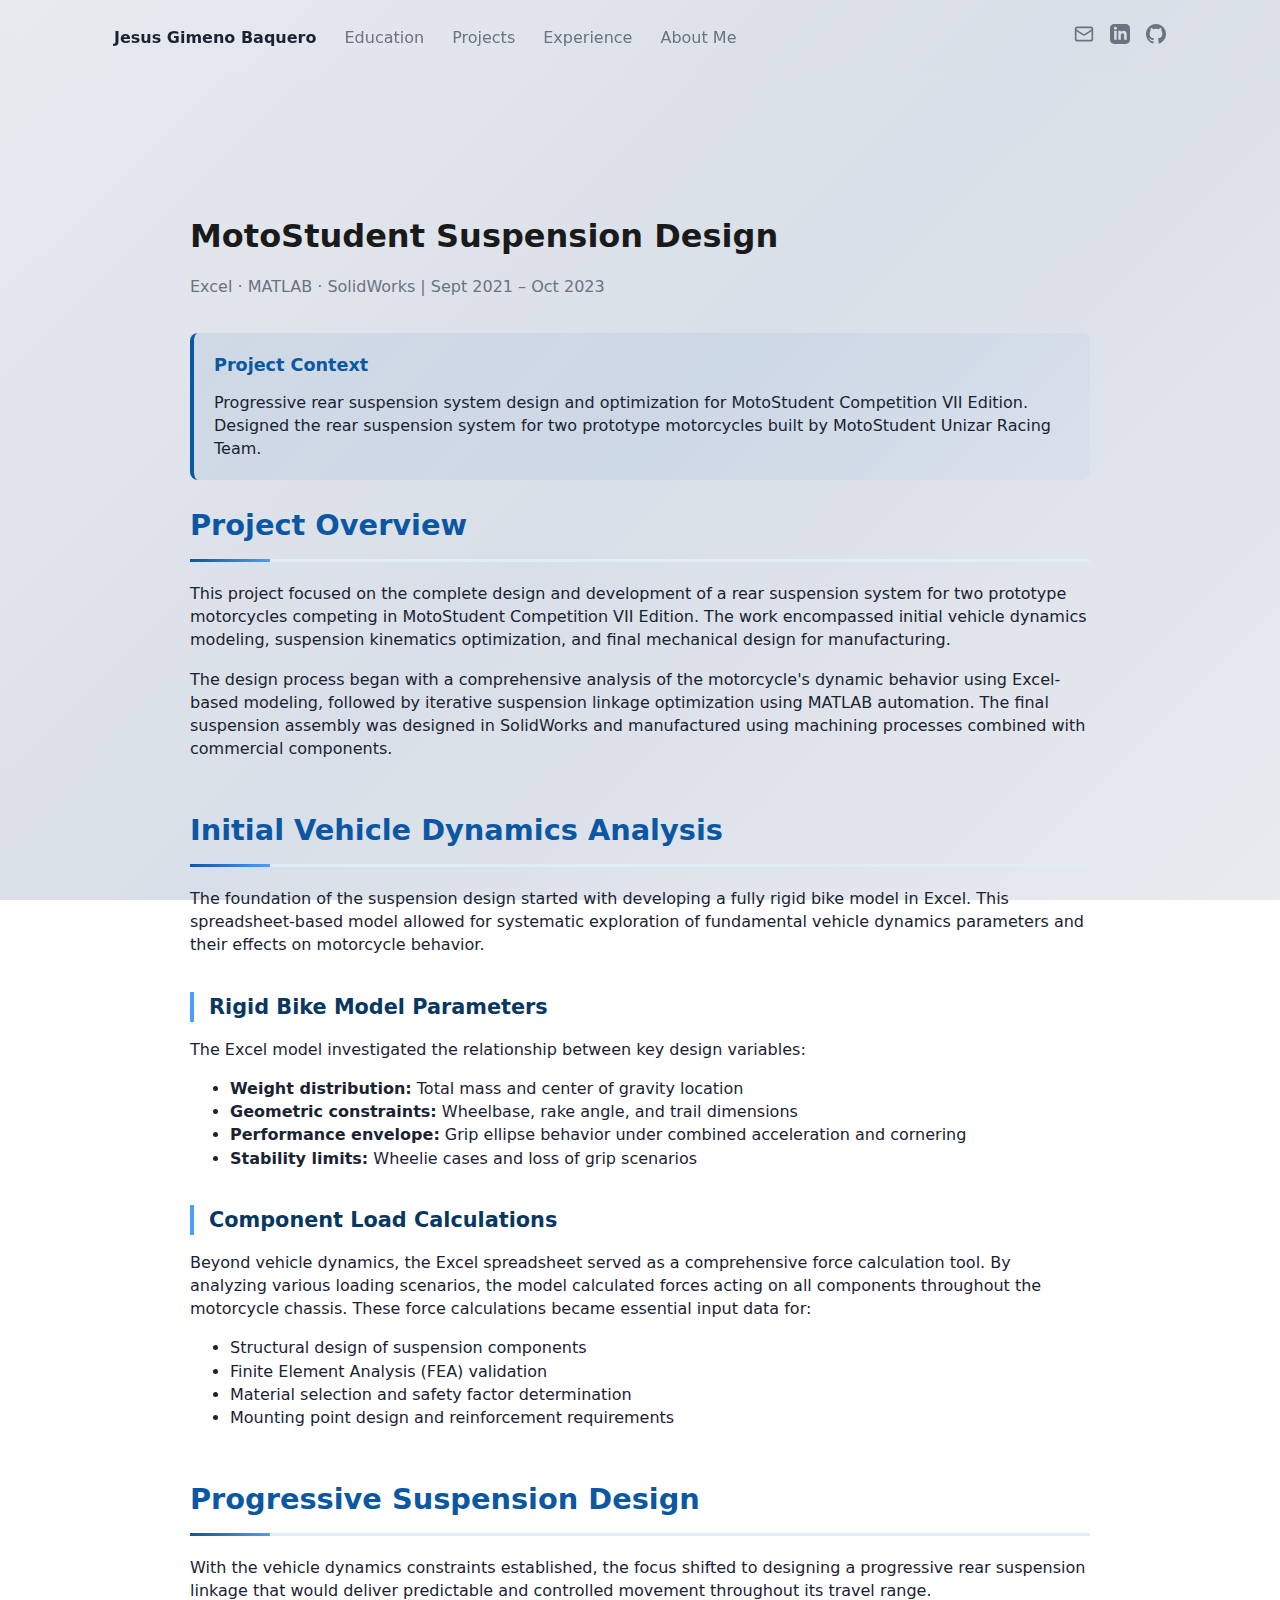
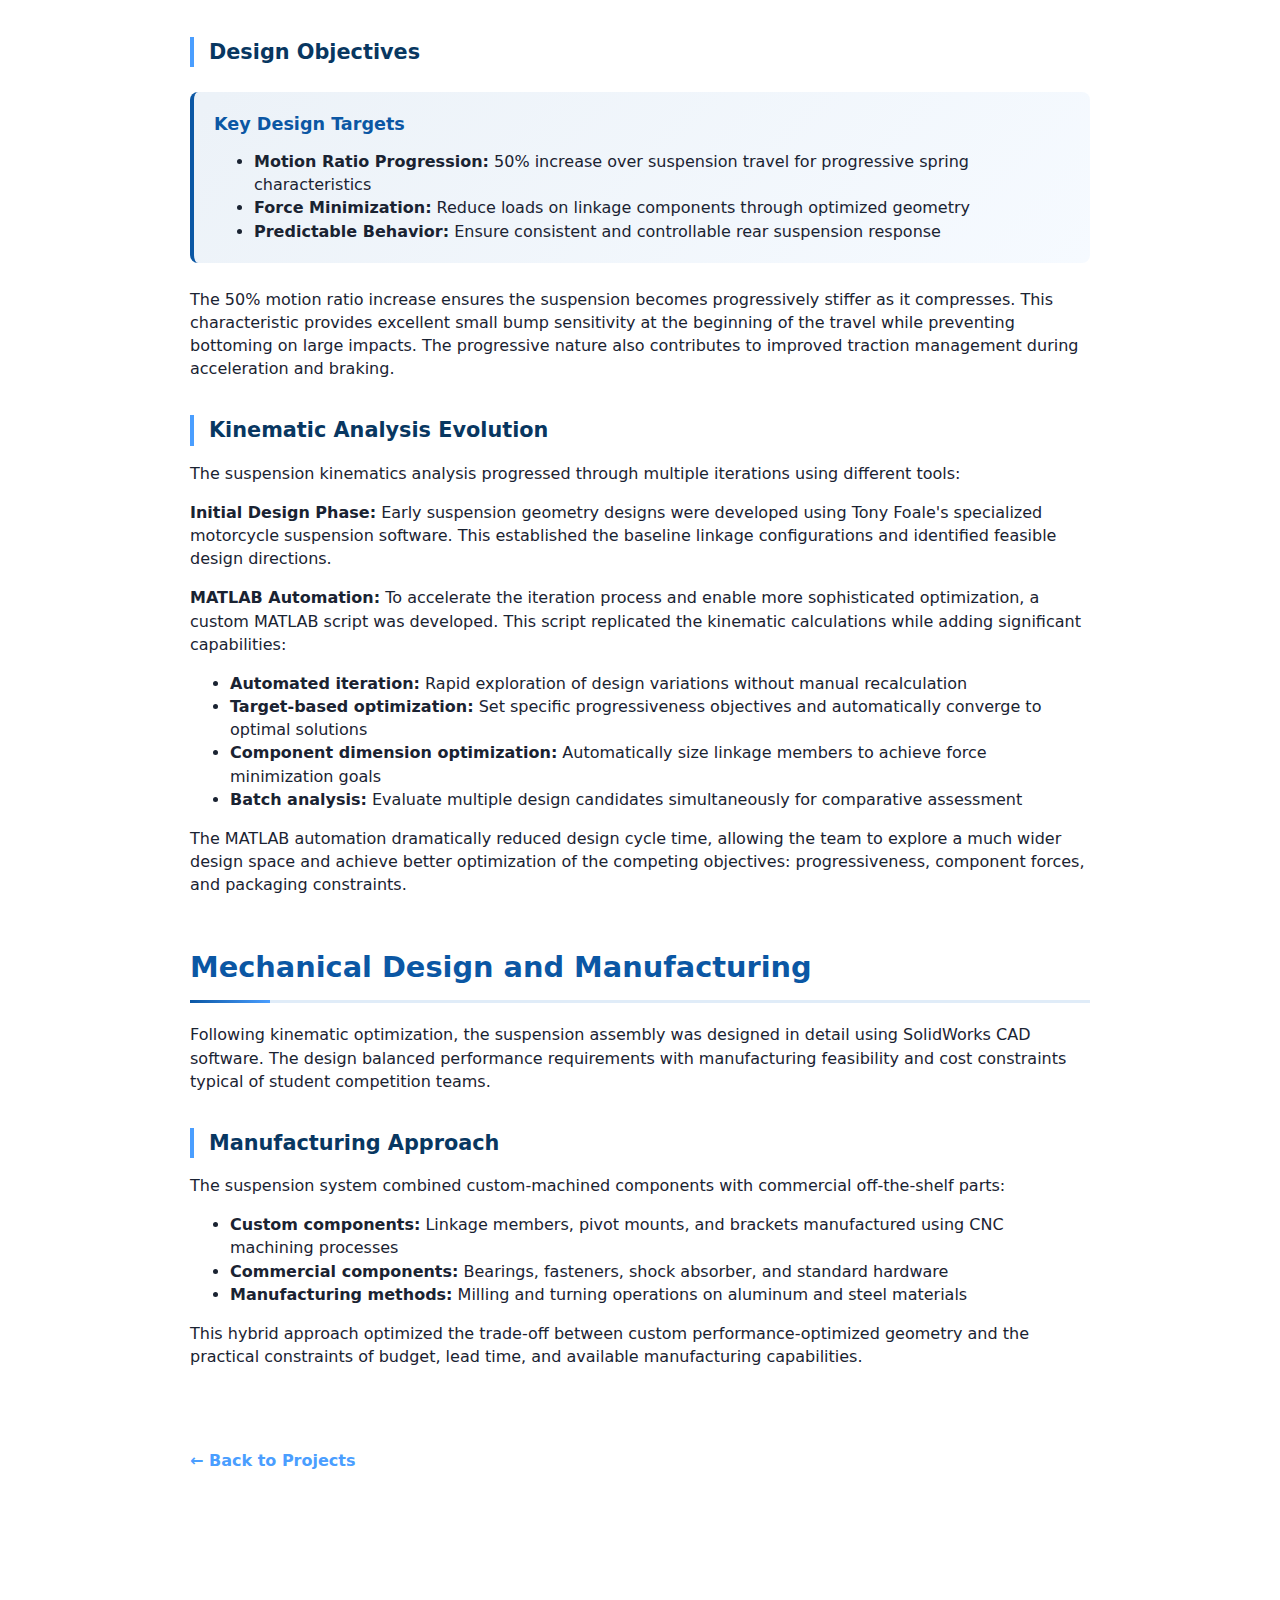
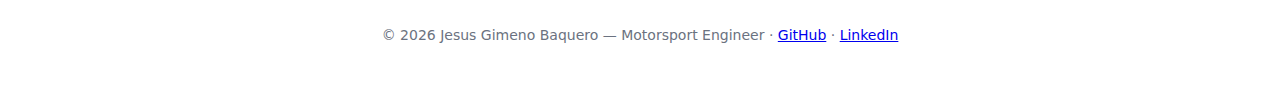
<file: projects/motostudent-suspension.html>
<!doctype html>
<html lang="en">
<head>
    <meta charset="utf-8" />
    <meta name="viewport" content="width=device-width,initial-scale=1" />
    <title>MotoStudent Suspension Design — Jesus Gimeno Baquero</title>
    <link rel="stylesheet" href="../style.css" />
    <style>
        article.project-content h2 {
            color: #0b57a4;
            font-size: 1.8rem;
            font-weight: 700;
            margin-top: 50px;
            margin-bottom: 20px;
            padding-bottom: 12px;
            border-bottom: 3px solid #e0ecf8;
            position: relative;
        }
        article.project-content h2::after {
            content: '';
            position: absolute;
            bottom: -3px;
            left: 0;
            width: 80px;
            height: 3px;
            background: linear-gradient(90deg, #0b57a4 0%, #4a9eff 100%);
        }
        article.project-content h2:first-of-type {
            margin-top: 0;
        }
        article.project-content h3 {
            color: #083761;
            font-size: 1.3rem;
            font-weight: 600;
            margin-top: 35px;
            margin-bottom: 15px;
            padding-left: 15px;
            border-left: 4px solid #4a9eff;
        }
        .info-box {
            background: linear-gradient(135deg, rgba(11,87,164,0.08) 0%, rgba(74,158,255,0.05) 100%);
            border-left: 4px solid #0b57a4;
            padding: 20px;
            margin: 25px 0;
            border-radius: 8px;
        }
        .info-box h4 {
            color: #0b57a4;
            margin-top: 0;
            margin-bottom: 12px;
            font-size: 1.1rem;
        }
        figure {
            margin: 30px 0;
            text-align: center;
        }
        figure img {
            max-width: 100%;
            height: auto;
            border-radius: 8px;
            box-shadow: 0 4px 20px rgba(0,0,0,0.15);
            display: inline-block;
        }
        figure figcaption {
            margin-top: 10px;
            font-size: 0.9rem;
            color: var(--muted);
            font-style: italic;
            text-align: center;
        }
    </style>
</head>
<body>
    <header class="site-header">
        <div class="container header-inner">
            <a class="brand" href="../index.html#top">Jesus Gimeno Baquero</a>
            <nav class="nav" aria-label="Main">
                <button id="menu-toggle" class="menu-toggle" aria-expanded="false">☰</button>
                <ul id="nav-list" class="nav-list">
                    <li><a href="../index.html#education">Education</a></li>
                    <li><a href="../index.html#projects">Projects</a></li>
                    <li><a href="../index.html#experience">Experience</a></li>
                    <li><a href="../index.html#about">About Me</a></li>
                </ul>
            </nav>
            <div class="header-contact">
                <a href="mailto:gimeno.jesus0010@gmail.com" title="Email" class="contact-link">
                    <svg width="20" height="20" viewBox="0 0 24 24" fill="none" stroke="currentColor" stroke-width="2">
                        <rect x="2" y="4" width="20" height="16" rx="2"></rect>
                        <path d="m22 7-8.97 5.7a1.94 1.94 0 0 1-2.06 0L2 7"></path>
                    </svg>
                </a>
                <a href="https://www.linkedin.com/in/jesusgimenobaquero" target="_blank" rel="noopener" title="LinkedIn" class="contact-link">
                    <svg width="20" height="20" viewBox="0 0 24 24" fill="currentColor">
                        <path d="M19 0h-14c-2.761 0-5 2.239-5 5v14c0 2.761 2.239 5 5 5h14c2.762 0 5-2.239 5-5v-14c0-2.761-2.238-5-5-5zm-11 19h-3v-11h3v11zm-1.5-12.268c-.966 0-1.75-.79-1.75-1.764s.784-1.764 1.75-1.764 1.75.79 1.75 1.764-.783 1.764-1.75 1.764zm13.5 12.268h-3v-5.604c0-3.368-4-3.113-4 0v5.604h-3v-11h3v1.765c1.396-2.586 7-2.777 7 2.476v6.759z"/>
                    </svg>
                </a>
                <a href="https://github.com/jesus-gb3" target="_blank" rel="noopener" title="GitHub" class="contact-link">
                    <svg width="20" height="20" viewBox="0 0 24 24" fill="currentColor">
                        <path d="M12 0c-6.626 0-12 5.373-12 12 0 5.302 3.438 9.8 8.207 11.387.599.111.793-.261.793-.577v-2.234c-3.338.726-4.033-1.416-4.033-1.416-.546-1.387-1.333-1.756-1.333-1.756-1.089-.745.083-.729.083-.729 1.205.084 1.839 1.237 1.839 1.237 1.07 1.834 2.807 1.304 3.492.997.107-.775.418-1.305.762-1.604-2.665-.305-5.467-1.334-5.467-5.931 0-1.311.469-2.381 1.236-3.221-.124-.303-.535-1.524.117-3.176 0 0 1.008-.322 3.301 1.23.957-.266 1.983-.399 3.003-.404 1.02.005 2.047.138 3.006.404 2.291-1.552 3.297-1.23 3.297-1.23.653 1.653.242 2.874.118 3.176.77.84 1.235 1.911 1.235 3.221 0 4.609-2.807 5.624-5.479 5.921.43.372.823 1.102.823 2.222v3.293c0 .319.192.694.801.576 4.765-1.589 8.199-6.086 8.199-11.386 0-6.627-5.373-12-12-12z"/>
                    </svg>
                </a>
            </div>
        </div>
    </header>

    <main class="container" style="padding-top: 80px; padding-bottom: 60px;">
        <article class="project-content" style="max-width: 900px; margin: 0 auto;">
            <h1 style="color: #1a1a1a; margin-bottom: 10px;">MotoStudent Suspension Design</h1>
            <p style="color: var(--muted); font-size: 1rem; margin-bottom: 35px;">
                Excel · MATLAB · SolidWorks | Sept 2021 – Oct 2023
            </p>

            <div class="info-box">
                <h4>Project Context</h4>
                <p style="margin: 0;">Progressive rear suspension system design and optimization for MotoStudent Competition VII Edition. Designed the rear suspension system for two prototype motorcycles built by MotoStudent Unizar Racing Team.</p>
            </div>

            <h2>Project Overview</h2>

            <p>This project focused on the complete design and development of a rear suspension system for two prototype motorcycles competing in MotoStudent Competition VII Edition. The work encompassed initial vehicle dynamics modeling, suspension kinematics optimization, and final mechanical design for manufacturing.</p>

            <p>The design process began with a comprehensive analysis of the motorcycle's dynamic behavior using Excel-based modeling, followed by iterative suspension linkage optimization using MATLAB automation. The final suspension assembly was designed in SolidWorks and manufactured using machining processes combined with commercial components.</p>

            <h2>Initial Vehicle Dynamics Analysis</h2>

            <p>The foundation of the suspension design started with developing a fully rigid bike model in Excel. This spreadsheet-based model allowed for systematic exploration of fundamental vehicle dynamics parameters and their effects on motorcycle behavior.</p>

            <h3>Rigid Bike Model Parameters</h3>

            <p>The Excel model investigated the relationship between key design variables:</p>
            <ul>
                <li><strong>Weight distribution:</strong> Total mass and center of gravity location</li>
                <li><strong>Geometric constraints:</strong> Wheelbase, rake angle, and trail dimensions</li>
                <li><strong>Performance envelope:</strong> Grip ellipse behavior under combined acceleration and cornering</li>
                <li><strong>Stability limits:</strong> Wheelie cases and loss of grip scenarios</li>
            </ul>

            <h3>Component Load Calculations</h3>

            <p>Beyond vehicle dynamics, the Excel spreadsheet served as a comprehensive force calculation tool. By analyzing various loading scenarios, the model calculated forces acting on all components throughout the motorcycle chassis. These force calculations became essential input data for:</p>
            <ul>
                <li>Structural design of suspension components</li>
                <li>Finite Element Analysis (FEA) validation</li>
                <li>Material selection and safety factor determination</li>
                <li>Mounting point design and reinforcement requirements</li>
            </ul>

            <h2>Progressive Suspension Design</h2>

            <p>With the vehicle dynamics constraints established, the focus shifted to designing a progressive rear suspension linkage that would deliver predictable and controlled movement throughout its travel range.</p>

            <h3>Design Objectives</h3>

            <div class="info-box">
                <h4>Key Design Targets</h4>
                <ul style="margin: 0;">
                    <li><strong>Motion Ratio Progression:</strong> 50% increase over suspension travel for progressive spring characteristics</li>
                    <li><strong>Force Minimization:</strong> Reduce loads on linkage components through optimized geometry</li>
                    <li><strong>Predictable Behavior:</strong> Ensure consistent and controllable rear suspension response</li>
                </ul>
            </div>

            <p>The 50% motion ratio increase ensures the suspension becomes progressively stiffer as it compresses. This characteristic provides excellent small bump sensitivity at the beginning of the travel while preventing bottoming on large impacts. The progressive nature also contributes to improved traction management during acceleration and braking.</p>

            <h3>Kinematic Analysis Evolution</h3>

            <p>The suspension kinematics analysis progressed through multiple iterations using different tools:</p>

            <p><strong>Initial Design Phase:</strong> Early suspension geometry designs were developed using Tony Foale's specialized motorcycle suspension software. This established the baseline linkage configurations and identified feasible design directions.</p>

            <p><strong>MATLAB Automation:</strong> To accelerate the iteration process and enable more sophisticated optimization, a custom MATLAB script was developed. This script replicated the kinematic calculations while adding significant capabilities:</p>
            <ul>
                <li><strong>Automated iteration:</strong> Rapid exploration of design variations without manual recalculation</li>
                <li><strong>Target-based optimization:</strong> Set specific progressiveness objectives and automatically converge to optimal solutions</li>
                <li><strong>Component dimension optimization:</strong> Automatically size linkage members to achieve force minimization goals</li>
                <li><strong>Batch analysis:</strong> Evaluate multiple design candidates simultaneously for comparative assessment</li>
            </ul>

            <p>The MATLAB automation dramatically reduced design cycle time, allowing the team to explore a much wider design space and achieve better optimization of the competing objectives: progressiveness, component forces, and packaging constraints.</p>

            <h2>Mechanical Design and Manufacturing</h2>

            <p>Following kinematic optimization, the suspension assembly was designed in detail using SolidWorks CAD software. The design balanced performance requirements with manufacturing feasibility and cost constraints typical of student competition teams.</p>

            <h3>Manufacturing Approach</h3>

            <p>The suspension system combined custom-machined components with commercial off-the-shelf parts:</p>
            <ul>
                <li><strong>Custom components:</strong> Linkage members, pivot mounts, and brackets manufactured using CNC machining processes</li>
                <li><strong>Commercial components:</strong> Bearings, fasteners, shock absorber, and standard hardware</li>
                <li><strong>Manufacturing methods:</strong> Milling and turning operations on aluminum and steel materials</li>
            </ul>

            <p>This hybrid approach optimized the trade-off between custom performance-optimized geometry and the practical constraints of budget, lead time, and available manufacturing capabilities.</p>

            <div style="margin-top: 50px; padding-top: 30px; border-top: 1px solid rgba(255,255,255,0.1);">
                <a href="../index.html#projects" style="color: #4a9eff; text-decoration: none; font-weight: 600;">← Back to Projects</a>
            </div>
        </article>
    </main>

    <footer class="site-footer">
        <div class="container">
            <p>© <span id="year"></span> Jesus Gimeno Baquero — Motorsport Engineer · <a href="https://github.com/jesus-gb3" target="_blank" rel="noopener">GitHub</a> · <a href="https://www.linkedin.com/in/jesusgimenobaquero" target="_blank" rel="noopener">LinkedIn</a></p>
        </div>
    </footer>

    <script>
        document.getElementById('year').textContent = new Date().getFullYear();
        
        const menuToggle = document.getElementById('menu-toggle');
        const navList = document.getElementById('nav-list');
        menuToggle.addEventListener('click', () => {
            const expanded = menuToggle.getAttribute('aria-expanded') === 'true';
            menuToggle.setAttribute('aria-expanded', String(!expanded));
            navList.classList.toggle('open');
        });
    </script>
</body>
</html>
</file>
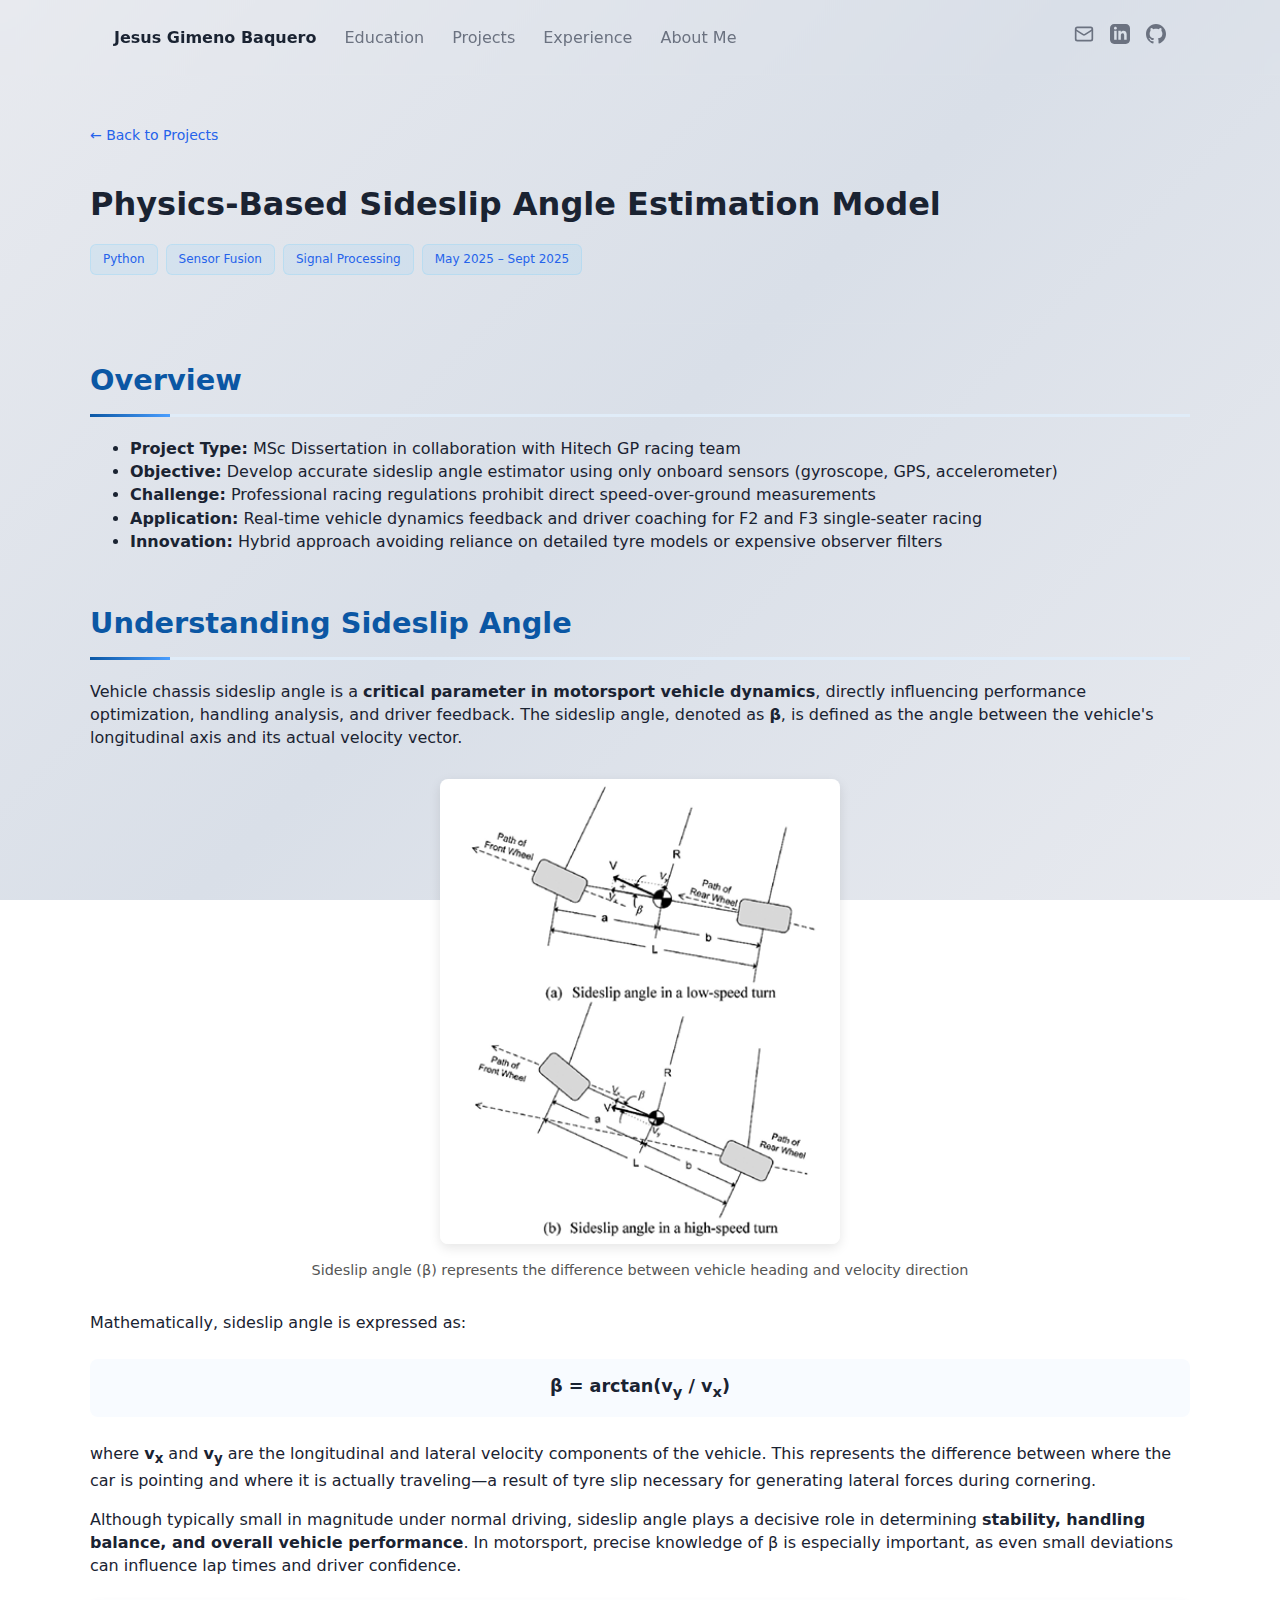
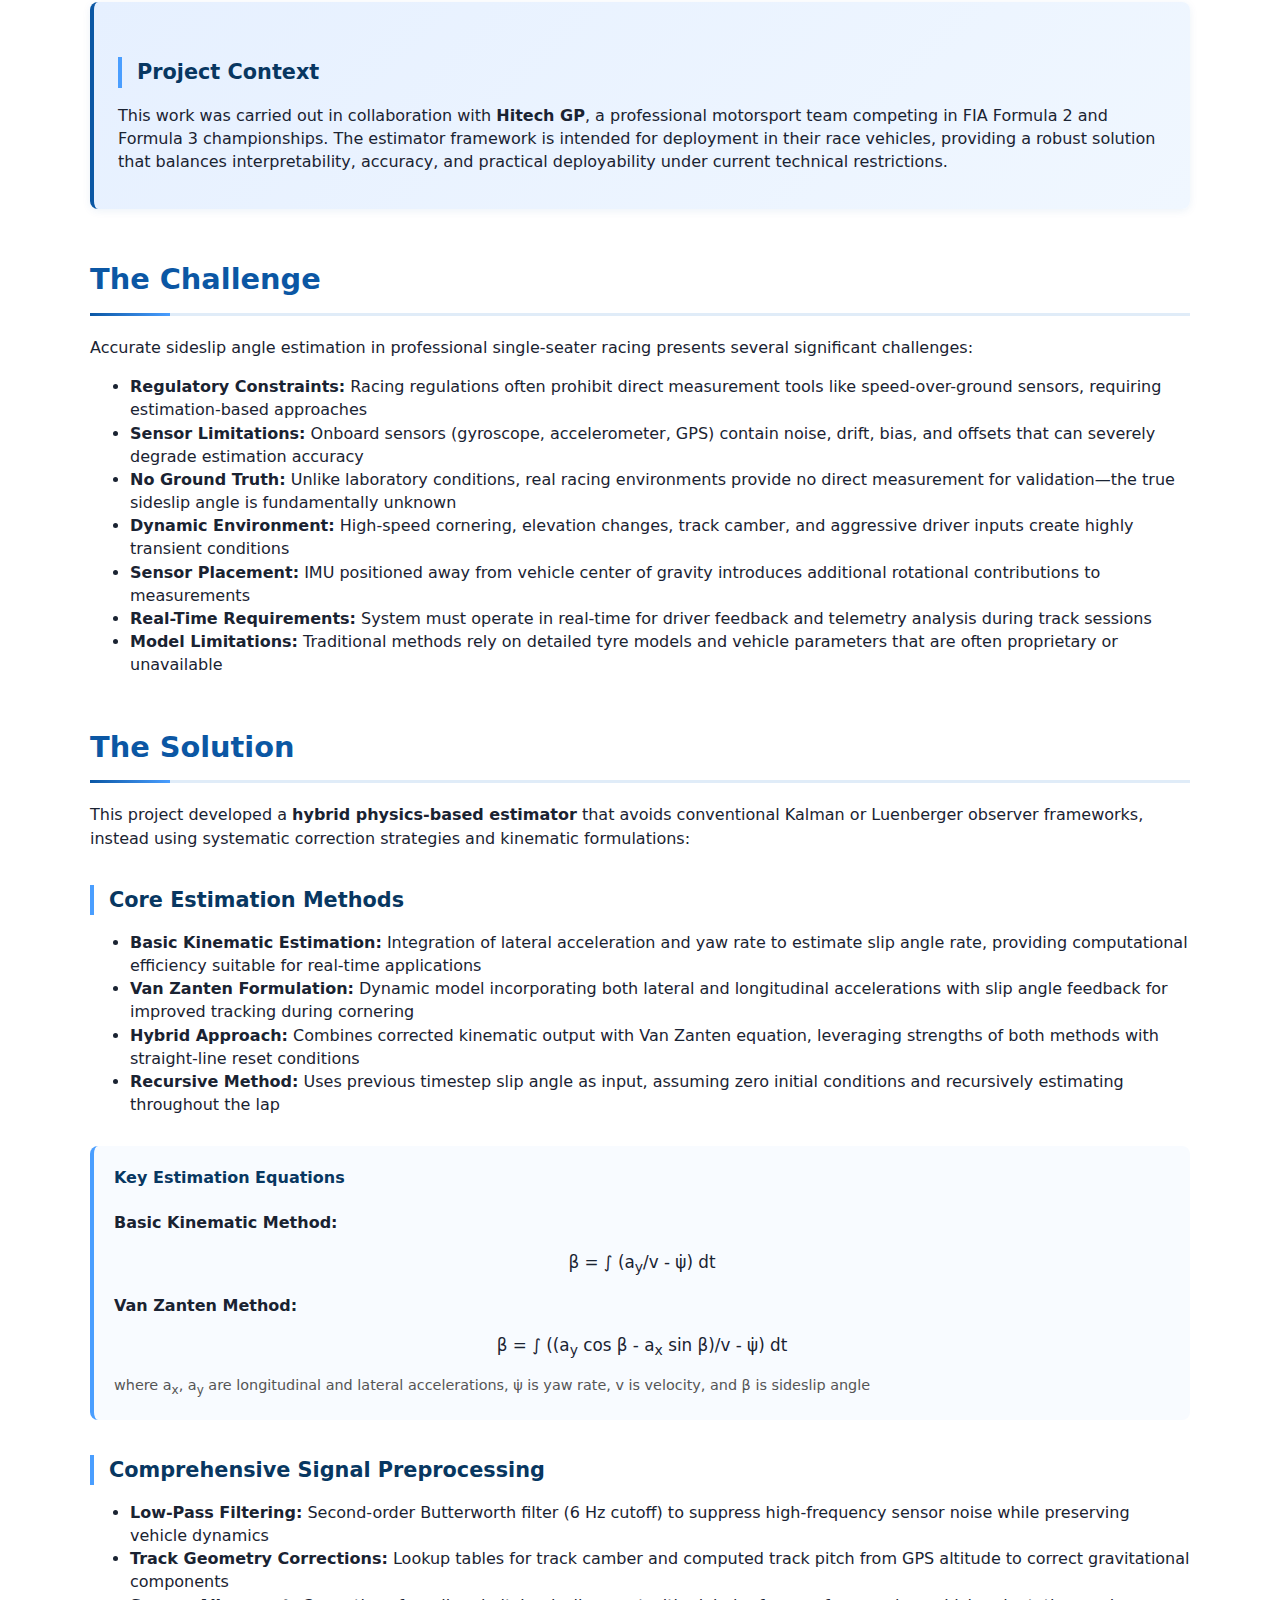
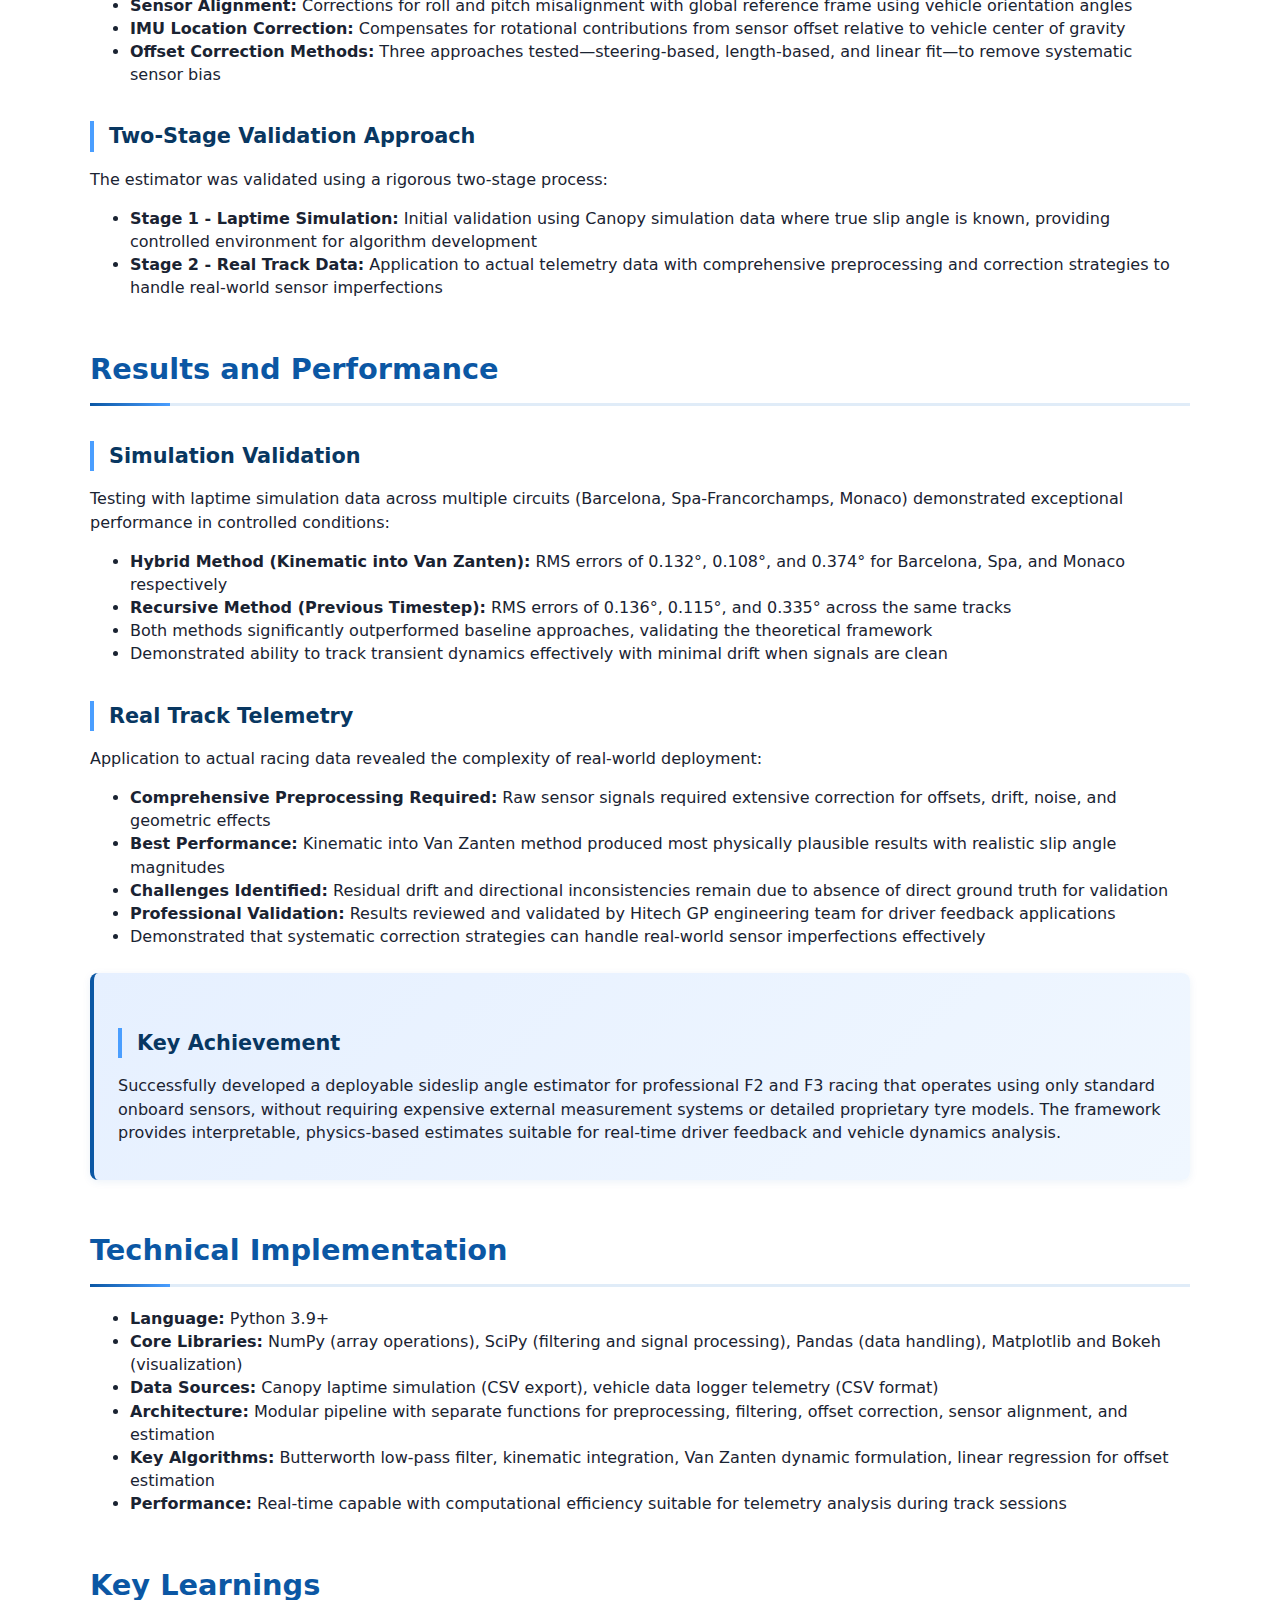
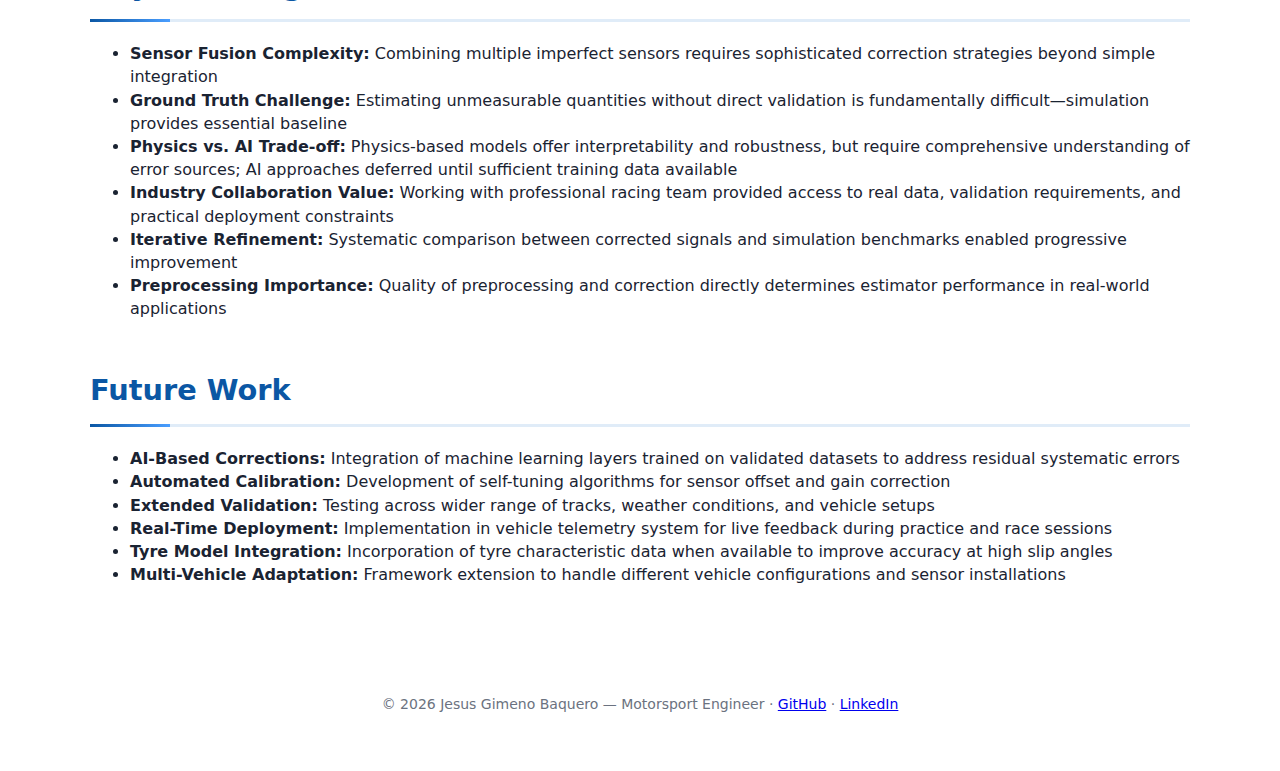
<file: projects/sideslip-angle-estimation.html>
<!doctype html>
<html lang="en">
<head>
    <meta charset="utf-8" />
    <meta name="viewport" content="width=device-width,initial-scale=1" />
    <title>Sideslip Angle Estimation — Jesus Gimeno Baquero</title>
    <link rel="stylesheet" href="../style.css" />
    <style>
        article.project-content h2 {
            color: #0b57a4;
            font-size: 1.8rem;
            font-weight: 700;
            margin-top: 50px;
            margin-bottom: 20px;
            padding-bottom: 12px;
            border-bottom: 3px solid #e0ecf8;
            position: relative;
        }
        article.project-content h2::after {
            content: '';
            position: absolute;
            bottom: -3px;
            left: 0;
            width: 80px;
            height: 3px;
            background: linear-gradient(90deg, #0b57a4 0%, #4a9eff 100%);
        }
        article.project-content h2:first-of-type {
            margin-top: 0;
        }
        article.project-content h3 {
            color: #083761;
            font-size: 1.3rem;
            font-weight: 600;
            margin-top: 35px;
            margin-bottom: 15px;
            padding-left: 15px;
            border-left: 4px solid #4a9eff;
        }
    </style>
</head>
<body>
    <header class="site-header">
        <div class="container header-inner">
            <a class="brand" href="../index.html#top">Jesus Gimeno Baquero</a>
            <nav class="nav" aria-label="Main">
                <button id="menu-toggle" class="menu-toggle" aria-expanded="false">☰</button>
                <ul id="nav-list" class="nav-list">
                    <li><a href="../index.html#education">Education</a></li>
                    <li><a href="../index.html#projects">Projects</a></li>
                    <li><a href="../index.html#experience">Experience</a></li>
                    <li><a href="../index.html#about">About Me</a></li>
                </ul>
            </nav>
            <div class="header-contact">
                <a href="mailto:gimeno.jesus0010@gmail.com" title="Email" class="contact-link">
                    <svg width="20" height="20" viewBox="0 0 24 24" fill="none" stroke="currentColor" stroke-width="2">
                        <rect x="2" y="4" width="20" height="16" rx="2"></rect>
                        <path d="m22 7-8.97 5.7a1.94 1.94 0 0 1-2.06 0L2 7"></path>
                    </svg>
                </a>
                <a href="https://www.linkedin.com/in/jesusgimenobaquero" target="_blank" rel="noopener" title="LinkedIn" class="contact-link">
                    <svg width="20" height="20" viewBox="0 0 24 24" fill="currentColor">
                        <path d="M19 0h-14c-2.761 0-5 2.239-5 5v14c0 2.761 2.239 5 5 5h14c2.762 0 5-2.239 5-5v-14c0-2.761-2.238-5-5-5zm-11 19h-3v-11h3v11zm-1.5-12.268c-.966 0-1.75-.79-1.75-1.764s.784-1.764 1.75-1.764 1.75.79 1.75 1.764-.783 1.764-1.75 1.764zm13.5 12.268h-3v-5.604c0-3.368-4-3.113-4 0v5.604h-3v-11h3v1.765c1.396-2.586 7-2.777 7 2.476v6.759z"/>
                    </svg>
                </a>
                <a href="https://github.com/jesus-gb3" target="_blank" rel="noopener" title="GitHub" class="contact-link">
                    <svg width="20" height="20" viewBox="0 0 24 24" fill="currentColor">
                        <path d="M12 0c-6.626 0-12 5.373-12 12 0 5.302 3.438 9.8 8.207 11.387.599.111.793-.261.793-.577v-2.234c-3.338.726-4.033-1.416-4.033-1.416-.546-1.387-1.333-1.756-1.333-1.756-1.089-.745.083-.729.083-.729 1.205.084 1.839 1.237 1.839 1.237 1.07 1.834 2.807 1.304 3.492.997.107-.775.418-1.305.762-1.604-2.665-.305-5.467-1.334-5.467-5.931 0-1.311.469-2.381 1.236-3.221-.124-.303-.535-1.524.117-3.176 0 0 1.008-.322 3.301 1.23.957-.266 1.983-.399 3.003-.404 1.02.005 2.047.138 3.006.404 2.291-1.552 3.297-1.23 3.297-1.23.653 1.653.242 2.874.118 3.176.77.84 1.235 1.911 1.235 3.221 0 4.609-2.807 5.624-5.479 5.921.43.372.823 1.102.823 2.222v3.293c0 .319.192.694.801.576 4.765-1.589 8.199-6.086 8.199-11.386 0-6.627-5.373-12-12-12z"/>
                    </svg>
                </a>
            </div>
        </div>
    </header>

    <main id="top">
        <section class="project-hero container">
            <a href="../index.html#projects" class="back-link">← Back to Projects</a>
            <h1>Physics-Based Sideslip Angle Estimation Model</h1>
            <div class="project-meta">
                <span class="tag">Python</span>
                <span class="tag">Sensor Fusion</span>
                <span class="tag">Signal Processing</span>
                <span class="tag">May 2025 – Sept 2025</span>
            </div>
        </section>

        <article class="project-content container">
            <style>
                .stats-grid {
                    display: flex;
                    flex-direction: column;
                    gap: 15px;
                    margin: 30px 0;
                    clear: none;
                    max-width: 400px;
                }
                .stat-card {
                    background: linear-gradient(135deg, #ffffff 0%, #f8fbff 100%);
                    padding: 20px;
                    border-radius: 8px;
                    box-shadow: 0 2px 8px rgba(8, 55, 97, 0.06);
                    border: 1px solid #e0ecf8;
                    text-align: center;
                    display: flex;
                    flex-direction: column;
                    justify-content: center;
                    align-items: center;
                    min-height: 100px;
                }
                .hero-image {
                    float: right;
                    margin: 0 0 20px 20px;
                    padding: 15px;
                    background: linear-gradient(135deg, #f8fbff 0%, #ffffff 100%);
                    border-radius: 12px;
                    box-shadow: 0 4px 16px rgba(8, 55, 97, 0.08);
                    width: 350px;
                }
                .hero-image img {
                    width: 100%;
                    height: auto;
                    border-radius: 8px;
                    box-shadow: 0 4px 12px rgba(0,0,0,0.15);
                    display: block;
                }
                .info-box {
                    background: linear-gradient(135deg, #e6f0ff 0%, #f0f7ff 100%);
                    border-left: 4px solid #0b57a4;
                    padding: 20px 24px;
                    margin: 25px 0;
                    border-radius: 8px;
                    box-shadow: 0 2px 8px rgba(11, 87, 164, 0.08);
                    clear: both;
                }
                .info-box h3 {
                    margin-top: 0;
                    color: #0b57a4;
                    font-size: 1.1rem;
                    border-left: none;
                    padding-left: 0;
                }
                .stat-value {
                    font-size: 2rem;
                    font-weight: 700;
                    color: #0b57a4;
                    display: block;
                    margin-bottom: 8px;
                }
                .stat-label {
                    font-size: 0.9rem;
                    color: #555;
                    text-transform: uppercase;
                    letter-spacing: 0.5px;
                }
                @media (max-width: 768px) {
                    .hero-image {
                        float: none;
                        width: 100%;
                        margin: 20px 0;
                    }
                }
            </style>

            <h2>Overview</h2>
            <ul>
                <li><strong>Project Type:</strong> MSc Dissertation in collaboration with Hitech GP racing team</li>
                <li><strong>Objective:</strong> Develop accurate sideslip angle estimator using only onboard sensors (gyroscope, GPS, accelerometer)</li>
                <li><strong>Challenge:</strong> Professional racing regulations prohibit direct speed-over-ground measurements</li>
                <li><strong>Application:</strong> Real-time vehicle dynamics feedback and driver coaching for F2 and F3 single-seater racing</li>
                <li><strong>Innovation:</strong> Hybrid approach avoiding reliance on detailed tyre models or expensive observer filters</li>
            </ul>

            <h2>Understanding Sideslip Angle</h2>
            
            <p>Vehicle chassis sideslip angle is a <strong>critical parameter in motorsport vehicle dynamics</strong>, directly influencing performance optimization, handling analysis, and driver feedback. The sideslip angle, denoted as <strong>β</strong>, is defined as the angle between the vehicle's longitudinal axis and its actual velocity vector.</p>

            <figure style="text-align: center; margin: 30px 0;">
                <img src="assets/Sideslip-representation.png" alt="Sideslip angle definition and representation" style="max-width: 400px; width: 100%; height: auto; border-radius: 8px; box-shadow: 0 4px 12px rgba(0,0,0,0.1);" />
                <figcaption style="margin-top: 10px; font-size: 0.9rem; color: #555;">Sideslip angle (β) represents the difference between vehicle heading and velocity direction</figcaption>
            </figure>

            <p>Mathematically, sideslip angle is expressed as:</p>
            
            <div style="text-align: center; margin: 25px 0; font-size: 1.1rem; padding: 15px; background: #f8fbff; border-radius: 8px;">
                <strong>β = arctan(v<sub>y</sub> / v<sub>x</sub>)</strong>
            </div>

            <p>where <strong>v<sub>x</sub></strong> and <strong>v<sub>y</sub></strong> are the longitudinal and lateral velocity components of the vehicle. This represents the difference between where the car is pointing and where it is actually traveling—a result of tyre slip necessary for generating lateral forces during cornering.</p>

            <p>Although typically small in magnitude under normal driving, sideslip angle plays a decisive role in determining <strong>stability, handling balance, and overall vehicle performance</strong>. In motorsport, precise knowledge of β is especially important, as even small deviations can influence lap times and driver confidence.</p>

            <div class="info-box">
                <h3>Project Context</h3>
                <p>This work was carried out in collaboration with <strong>Hitech GP</strong>, a professional motorsport team competing in FIA Formula 2 and Formula 3 championships. The estimator framework is intended for deployment in their race vehicles, providing a robust solution that balances interpretability, accuracy, and practical deployability under current technical restrictions.</p>
            </div>

            <h2>The Challenge</h2>
            <p>Accurate sideslip angle estimation in professional single-seater racing presents several significant challenges:</p>
            <ul>
                <li><strong>Regulatory Constraints:</strong> Racing regulations often prohibit direct measurement tools like speed-over-ground sensors, requiring estimation-based approaches</li>
                <li><strong>Sensor Limitations:</strong> Onboard sensors (gyroscope, accelerometer, GPS) contain noise, drift, bias, and offsets that can severely degrade estimation accuracy</li>
                <li><strong>No Ground Truth:</strong> Unlike laboratory conditions, real racing environments provide no direct measurement for validation—the true sideslip angle is fundamentally unknown</li>
                <li><strong>Dynamic Environment:</strong> High-speed cornering, elevation changes, track camber, and aggressive driver inputs create highly transient conditions</li>
                <li><strong>Sensor Placement:</strong> IMU positioned away from vehicle center of gravity introduces additional rotational contributions to measurements</li>
                <li><strong>Real-Time Requirements:</strong> System must operate in real-time for driver feedback and telemetry analysis during track sessions</li>
                <li><strong>Model Limitations:</strong> Traditional methods rely on detailed tyre models and vehicle parameters that are often proprietary or unavailable</li>
            </ul>

            <h2>The Solution</h2>
            <p>This project developed a <strong>hybrid physics-based estimator</strong> that avoids conventional Kalman or Luenberger observer frameworks, instead using systematic correction strategies and kinematic formulations:</p>

            <h3>Core Estimation Methods</h3>
            <ul>
                <li><strong>Basic Kinematic Estimation:</strong> Integration of lateral acceleration and yaw rate to estimate slip angle rate, providing computational efficiency suitable for real-time applications</li>
                <li><strong>Van Zanten Formulation:</strong> Dynamic model incorporating both lateral and longitudinal accelerations with slip angle feedback for improved tracking during cornering</li>
                <li><strong>Hybrid Approach:</strong> Combines corrected kinematic output with Van Zanten equation, leveraging strengths of both methods with straight-line reset conditions</li>
                <li><strong>Recursive Method:</strong> Uses previous timestep slip angle as input, assuming zero initial conditions and recursively estimating throughout the lap</li>
            </ul>

            <div style="margin: 30px 0; padding: 20px; background: #f8fbff; border-radius: 8px; border-left: 4px solid #4a9eff;">
                <h4 style="margin-top: 0; color: #083761;">Key Estimation Equations</h4>
                
                <p><strong>Basic Kinematic Method:</strong></p>
                <div style="text-align: center; margin: 15px 0; font-size: 1.05rem;">
                    β = ∫ (a<sub>y</sub>/v - ψ̇) dt
                </div>
                
                <p><strong>Van Zanten Method:</strong></p>
                <div style="text-align: center; margin: 15px 0; font-size: 1.05rem;">
                    β = ∫ ((a<sub>y</sub> cos β - a<sub>x</sub> sin β)/v - ψ̇) dt
                </div>
                
                <p style="margin-bottom: 0; font-size: 0.9rem; color: #555;">where a<sub>x</sub>, a<sub>y</sub> are longitudinal and lateral accelerations, ψ̇ is yaw rate, v is velocity, and β is sideslip angle</p>
            </div>

            <h3>Comprehensive Signal Preprocessing</h3>
            <ul>
                <li><strong>Low-Pass Filtering:</strong> Second-order Butterworth filter (6 Hz cutoff) to suppress high-frequency sensor noise while preserving vehicle dynamics</li>
                <li><strong>Track Geometry Corrections:</strong> Lookup tables for track camber and computed track pitch from GPS altitude to correct gravitational components</li>
                <li><strong>Sensor Alignment:</strong> Corrections for roll and pitch misalignment with global reference frame using vehicle orientation angles</li>
                <li><strong>IMU Location Correction:</strong> Compensates for rotational contributions from sensor offset relative to vehicle center of gravity</li>
                <li><strong>Offset Correction Methods:</strong> Three approaches tested—steering-based, length-based, and linear fit—to remove systematic sensor bias</li>
            </ul>

            <h3>Two-Stage Validation Approach</h3>
            <p>The estimator was validated using a rigorous two-stage process:</p>
            <ul>
                <li><strong>Stage 1 - Laptime Simulation:</strong> Initial validation using Canopy simulation data where true slip angle is known, providing controlled environment for algorithm development</li>
                <li><strong>Stage 2 - Real Track Data:</strong> Application to actual telemetry data with comprehensive preprocessing and correction strategies to handle real-world sensor imperfections</li>
            </ul>

            <h2>Results and Performance</h2>
            
            <h3>Simulation Validation</h3>
            <p>Testing with laptime simulation data across multiple circuits (Barcelona, Spa-Francorchamps, Monaco) demonstrated exceptional performance in controlled conditions:</p>
            <ul>
                <li><strong>Hybrid Method (Kinematic into Van Zanten):</strong> RMS errors of 0.132°, 0.108°, and 0.374° for Barcelona, Spa, and Monaco respectively</li>
                <li><strong>Recursive Method (Previous Timestep):</strong> RMS errors of 0.136°, 0.115°, and 0.335° across the same tracks</li>
                <li>Both methods significantly outperformed baseline approaches, validating the theoretical framework</li>
                <li>Demonstrated ability to track transient dynamics effectively with minimal drift when signals are clean</li>
            </ul>

            <h3>Real Track Telemetry</h3>
            <p>Application to actual racing data revealed the complexity of real-world deployment:</p>
            <ul>
                <li><strong>Comprehensive Preprocessing Required:</strong> Raw sensor signals required extensive correction for offsets, drift, noise, and geometric effects</li>
                <li><strong>Best Performance:</strong> Kinematic into Van Zanten method produced most physically plausible results with realistic slip angle magnitudes</li>
                <li><strong>Challenges Identified:</strong> Residual drift and directional inconsistencies remain due to absence of direct ground truth for validation</li>
                <li><strong>Professional Validation:</strong> Results reviewed and validated by Hitech GP engineering team for driver feedback applications</li>
                <li>Demonstrated that systematic correction strategies can handle real-world sensor imperfections effectively</li>
            </ul>

            <div class="info-box">
                <h3>Key Achievement</h3>
                <p>Successfully developed a deployable sideslip angle estimator for professional F2 and F3 racing that operates using only standard onboard sensors, without requiring expensive external measurement systems or detailed proprietary tyre models. The framework provides interpretable, physics-based estimates suitable for real-time driver feedback and vehicle dynamics analysis.</p>
            </div>

            <h2>Technical Implementation</h2>
            <ul>
                <li><strong>Language:</strong> Python 3.9+</li>
                <li><strong>Core Libraries:</strong> NumPy (array operations), SciPy (filtering and signal processing), Pandas (data handling), Matplotlib and Bokeh (visualization)</li>
                <li><strong>Data Sources:</strong> Canopy laptime simulation (CSV export), vehicle data logger telemetry (CSV format)</li>
                <li><strong>Architecture:</strong> Modular pipeline with separate functions for preprocessing, filtering, offset correction, sensor alignment, and estimation</li>
                <li><strong>Key Algorithms:</strong> Butterworth low-pass filter, kinematic integration, Van Zanten dynamic formulation, linear regression for offset estimation</li>
                <li><strong>Performance:</strong> Real-time capable with computational efficiency suitable for telemetry analysis during track sessions</li>
            </ul>

            <h2>Key Learnings</h2>
            <ul>
                <li><strong>Sensor Fusion Complexity:</strong> Combining multiple imperfect sensors requires sophisticated correction strategies beyond simple integration</li>
                <li><strong>Ground Truth Challenge:</strong> Estimating unmeasurable quantities without direct validation is fundamentally difficult—simulation provides essential baseline</li>
                <li><strong>Physics vs. AI Trade-off:</strong> Physics-based models offer interpretability and robustness, but require comprehensive understanding of error sources; AI approaches deferred until sufficient training data available</li>
                <li><strong>Industry Collaboration Value:</strong> Working with professional racing team provided access to real data, validation requirements, and practical deployment constraints</li>
                <li><strong>Iterative Refinement:</strong> Systematic comparison between corrected signals and simulation benchmarks enabled progressive improvement</li>
                <li><strong>Preprocessing Importance:</strong> Quality of preprocessing and correction directly determines estimator performance in real-world applications</li>
            </ul>

            <h2>Future Work</h2>
            <ul>
                <li><strong>AI-Based Corrections:</strong> Integration of machine learning layers trained on validated datasets to address residual systematic errors</li>
                <li><strong>Automated Calibration:</strong> Development of self-tuning algorithms for sensor offset and gain correction</li>
                <li><strong>Extended Validation:</strong> Testing across wider range of tracks, weather conditions, and vehicle setups</li>
                <li><strong>Real-Time Deployment:</strong> Implementation in vehicle telemetry system for live feedback during practice and race sessions</li>
                <li><strong>Tyre Model Integration:</strong> Incorporation of tyre characteristic data when available to improve accuracy at high slip angles</strong>
                <li><strong>Multi-Vehicle Adaptation:</strong> Framework extension to handle different vehicle configurations and sensor installations</li>
            </ul>
        </article>
    </main>

    <footer class="site-footer">
        <div class="container">
            <p>© <span id="year"></span> Jesus Gimeno Baquero — Motorsport Engineer · <a href="https://github.com/jesus-gb3" target="_blank" rel="noopener">GitHub</a> · <a href="https://www.linkedin.com/in/jesusgimenobaquero" target="_blank" rel="noopener">LinkedIn</a></p>
        </div>
    </footer>

    <script>
        document.getElementById('year').textContent = new Date().getFullYear();
        
        // Menu toggle
        const menuToggle = document.getElementById('menu-toggle');
        const navList = document.getElementById('nav-list');
        menuToggle.addEventListener('click', () => {
            const expanded = menuToggle.getAttribute('aria-expanded') === 'true';
            menuToggle.setAttribute('aria-expanded', String(!expanded));
            navList.classList.toggle('open');
        });
    </script>
</body>
</html>
</file>
<file: style.css>
:root{
    --bg:#f5f7fb;
    --card:#ffffff;
    --text:#1a2332;
    --muted:#6b7280;
    --accent:#2563eb;
    --accent-2:#0ea5e9;
    --glass: rgba(37,99,235,0.05);
    --radius:10px;
    font-family: Inter, system-ui, -apple-system, "Segoe UI", Roboto, "Helvetica Neue", Arial;
    font-size:16px;
    color-scheme: light;
}

*{box-sizing:border-box}
html,body{height:100%}
body{
    margin:0;
    background: linear-gradient(135deg, #e8eaef 0%, #d9dfe8 50%, #e8eaef 100%);
    background-attachment: fixed;
    color:var(--text);
    -webkit-font-smoothing:antialiased;
    -moz-osx-font-smoothing:grayscale;
    line-height:1.45;
}

.container{max-width:1100px;margin:0 auto;padding:24px}


.site-header{border-bottom:1px solid rgba(255,255,255,0.04);backdrop-filter: blur(6px)}
.header-inner{display:flex;align-items:center;justify-content:space-between;gap:20px}
.brand{font-weight:700;color:var(--text);text-decoration:none}
.nav{display:flex;align-items:center;gap:12px;flex:1}
.nav-list{list-style:none;margin:0;padding:0;display:flex;gap:12px}
.nav-list li a{color:var(--muted);text-decoration:none;padding:8px;border-radius:8px}
.nav-list li a:hover{background:var(--glass);color:var(--text)}
.menu-toggle{display:none;background:none;border:0;color:var(--text);font-size:20px;padding:8px}
.header-contact{display:flex;gap:16px;align-items:center}
.contact-link{color:var(--muted);text-decoration:none;transition:color 0.2s}
.contact-link:hover{color:var(--accent)}

.hero{padding:48px 0;text-align:center}
.hero h1{margin:0 0 12px;font-size:28px}
.hero p{margin:0;color:var(--muted);max-width:800px;margin:12px auto 0}
.cta-row .btn{margin-right:8px}

.section{padding:28px 0;border-bottom:1px solid rgba(255,255,255,0.03)}
.section-header{display:flex;align-items:center;justify-content:space-between;gap:12px}
.filters{display:flex;gap:12px;align-items:center}
.filters input, .filters select{padding:8px;border-radius:8px;border:0;background:var(--card);color:var(--text)}

.projects-grid{display:grid;grid-template-columns:repeat(auto-fit,minmax(280px,1fr));gap:18px;margin-top:18px}
.project-card{background:linear-gradient(180deg, rgba(255,255,255,0.02), transparent);padding:20px;border-radius:12px;overflow:hidden;box-shadow:0 6px 18px rgba(2,6,23,0.3);display:flex;flex-direction:column;border:1px solid rgba(255,255,255,0.03);text-decoration:none;color:var(--text);transition:all 0.3s}
.project-card:hover{background:linear-gradient(180deg, rgba(92,199,255,0.05), rgba(110,231,183,0.02));box-shadow:0 10px 28px rgba(92,199,255,0.15);border-color:rgba(92,199,255,0.2)}
.card-header{margin-bottom:12px}
.card-header h3{margin:0 0 8px;font-size:18px;color:var(--text)}
.card-tech{font-size:12px;color:var(--accent);margin:0;text-transform:uppercase;letter-spacing:0.5px}
.card-description{margin:0 0 12px;font-size:14px;color:var(--muted);flex:1}
.card-footer{margin-top:auto;padding-top:12px;border-top:1px solid rgba(255,255,255,0.06)}
.read-more{color:var(--accent);font-size:13px;font-weight:500;display:inline-block}

.project-details{margin-top:12px;padding-top:12px;border-top:1px solid rgba(255,255,255,0.06);background:rgba(255,255,255,0.01);padding:12px;border-radius:8px}
.project-details.hidden{display:none}
.project-details p{margin:8px 0;font-size:14px}
.project-details strong{color:var(--accent)}

.btn{display:inline-block;padding:8px 12px;border-radius:8px;background:transparent;color:var(--text);border:1px solid rgba(255,255,255,0.06);text-decoration:none;cursor:pointer}
.btn.ghost{background:transparent;border:1px solid rgba(255,255,255,0.04)}
.btn.primary{background:linear-gradient(90deg,var(--accent),var(--accent-2));color:#04121a;border:0}

.site-footer{padding:18px 0;text-align:center;color:var(--muted);font-size:14px}

.timeline{display:flex;flex-direction:column;gap:12px}
.timeline-item{background:var(--card);padding:12px;border-radius:10px;cursor:pointer;transition:background 0.2s,box-shadow 0.2s}
.timeline-item:hover{background:linear-gradient(180deg, rgba(92,199,255,0.08), rgba(110,231,183,0.03));box-shadow:0 4px 12px rgba(92,199,255,0.1)}
.timeline-toggle{background:none;border:0;color:var(--text);font-weight:600;padding:0;cursor:pointer;text-align:left;font-size:16px}
.timeline-toggle:hover{color:var(--accent)}
.timeline-item time{font-size:13px;color:var(--muted);display:block;margin:4px 0}
.timeline-details{margin-top:12px;padding-top:12px;border-top:1px solid rgba(255,255,255,0.06);padding:12px 0}
.timeline-details.hidden{display:none}
.timeline-details p{margin:8px 0;font-size:14px}
.timeline-details strong{color:var(--accent)}

.skills-grid{display:grid;grid-template-columns:repeat(auto-fit,minmax(160px,1fr));gap:12px}

.contact-form{display:grid;gap:10px;max-width:640px}
.contact-form label{display:flex;flex-direction:column;font-size:14px;color:var(--muted)}
.contact-form input, .contact-form textarea{padding:10px;border-radius:8px;border:0;background:var(--card);color:var(--text)}

.form-actions{display:flex;gap:8px;align-items:center}

.form-msg{margin-top:6px;color:var(--muted);font-size:14px}

/* Accordion (details/summary) styles */
details.accordion{background:transparent;border-radius:12px;margin:12px 0;overflow:hidden}
details.accordion summary{
    list-style:none;cursor:pointer;padding:20px 28px;display:flex;align-items:center;justify-content:space-between;font-weight:700;
    background:linear-gradient(90deg,#ffffff 80%,#e0f2fe 100%);
    border:0;border-radius:16px 16px 0 0;box-shadow:0 4px 16px rgba(37,99,235,0.12);
    position:relative;transition:all 0.6s ease;
    font-size:1.18rem;
    letter-spacing:0.01em;
}
details.accordion summary::after{
    content:'▼';display:inline-block;transition:transform 0.6s ease;color:var(--accent);font-size:16px;margin-left:18px;
    filter:drop-shadow(0 2px 2px rgba(37,99,235,0.12));
}
details.accordion summary::-webkit-details-marker{display:none}
details.accordion[open] summary{
    background:linear-gradient(90deg,#2563eb 80%,#0ea5e9 100%);
    color:#ffffff;
    box-shadow:0 6px 24px rgba(37,99,235,0.18);
}
details.accordion[open] summary::after{transform:rotate(180deg);color:#ffffff;filter:drop-shadow(0 2px 2px rgba(37,99,235,0.18));}
details.accordion .panel{
    padding:24px 28px;
    border-top:1px solid rgba(37,99,235,0.1);
    animation:slideDown 0.6s ease;
    background:linear-gradient(90deg,rgba(37,99,235,0.04),rgba(14,165,233,0.03) 80%,rgba(255,255,255,0.08));
    box-shadow:0 4px 18px rgba(37,99,235,0.08);
    border-radius:0 0 16px 16px;
}
@keyframes slideDown{from{opacity:0;max-height:0}to{opacity:1;max-height:1000px}}
@keyframes slideUp{from{opacity:1;max-height:1000px}to{opacity:0;max-height:0}}

/* Sub-accordion styles */
details.sub-accordion{margin:12px 0;background:rgba(255,255,255,0.01);border-radius:8px}
details.sub-accordion summary{list-style:none;cursor:pointer;padding:12px 16px;font-weight:500;font-size:14px;color:var(--muted);background:rgba(255,255,255,0.02);border:0}
details.sub-accordion summary::-webkit-details-marker{display:none}
details.sub-accordion summary{list-style:none;cursor:pointer;padding:12px 16px;font-weight:500;font-size:14px;color:var(--muted);background:rgba(255,255,255,0.02);border:0;border-radius:8px;display:flex;align-items:center;justify-content:space-between;transition:background 0.25s,color 0.25s}
details.sub-accordion summary::-webkit-details-marker{display:none}
/* Keep the same rounded banner shape for sub-accordion summary whether open or closed */
details.sub-accordion[open] summary{color:var(--accent);background:rgba(92,199,255,0.08);border-radius:8px}
details.sub-accordion .sub-panel{padding:12px 16px}
details.sub-accordion ul{list-style:none;padding:0;margin:0}
details.sub-accordion li{padding:6px 0;font-size:14px;color:var(--text)}

/* Project accordion styles */
details.project-accordion{margin:18px 0;background:linear-gradient(180deg, rgba(255,255,255,0.02), transparent);border-radius:12px;border:1px solid rgba(255,255,255,0.03);box-shadow:0 6px 18px rgba(2,6,23,0.3);transition:all 0.3s}
details.project-accordion:hover{background:linear-gradient(180deg, rgba(92,199,255,0.05), rgba(110,231,183,0.02));box-shadow:0 10px 28px rgba(92,199,255,0.15);border-color:rgba(92,199,255,0.2)}
details.project-accordion summary{list-style:none;cursor:pointer;padding:20px;border-radius:12px}
details.project-accordion summary::-webkit-details-marker{display:none}
details.project-accordion[open] summary{border-bottom:1px solid rgba(255,255,255,0.05);border-radius:12px 12px 0 0}
.project-accordion-header h3{margin:0 0 8px 0;font-size:18px;color:var(--text);font-weight:600}
.project-accordion-header .card-tech{margin:0;font-size:13px;color:#0b57a4;font-weight:600}
.project-accordion-content{padding:0 20px 20px 20px}
.project-accordion-content p{margin:0 0 12px 0;color:var(--muted);line-height:1.6}
.project-link{display:inline-block;color:#0b57a4;font-weight:600;text-decoration:none;transition:color 0.25s}
.project-link:hover{color:var(--accent)}

/* Project detail pages */
.project-hero{padding:48px 0;border-bottom:1px solid rgba(255,255,255,0.03)}
.project-hero h1{margin:24px 0 16px;font-size:32px}
.back-link{color:var(--accent);text-decoration:none;font-size:14px;display:inline-block;margin-bottom:12px;transition:color 0.2s}
.back-link:hover{color:var(--accent-2)}
.project-meta{display:flex;gap:8px;flex-wrap:wrap;margin-bottom:0}
.tag{background:rgba(92,199,255,0.1);color:var(--accent);padding:6px 12px;border-radius:6px;font-size:12px;border:1px solid rgba(92,199,255,0.2)}

/* Project carousel */
.project-carousel-container{padding:40px 0;display:flex;flex-direction:column}
.carousel-index{display:flex;gap:8px;flex-wrap:wrap;margin-bottom:32px;justify-content:center}
.index-btn{background:transparent;border:1px solid rgba(37,99,235,0.2);color:var(--muted);padding:8px 14px;border-radius:8px;cursor:pointer;font-size:13px;transition:all 0.3s;font-weight:500}
.index-btn:hover{border-color:var(--accent);color:var(--accent);background:rgba(37,99,235,0.05)}
.index-btn.active{background:linear-gradient(90deg,var(--accent),var(--accent-2));color:#ffffff;border-color:var(--accent)}

.carousel-wrapper{display:flex;align-items:flex-start;gap:20px;margin-bottom:20px}
.carousel-nav{background:transparent;border:1px solid rgba(37,99,235,0.2);color:var(--accent);width:44px;height:44px;border-radius:50%;cursor:pointer;display:flex;align-items:center;justify-content:center;transition:all 0.3s;flex-shrink:0}
.carousel-nav:hover{background:rgba(37,99,235,0.1);border-color:var(--accent)}
.carousel-nav:active{transform:scale(0.95)}
.carousel-nav svg{width:20px;height:20px}

.project-carousel{display:flex;overflow:hidden;flex:1;transition:transform 0.5s ease;width:100%}
.carousel-section{flex:0 0 100%;background:var(--card);padding:32px;border-radius:12px;box-shadow:0 4px 16px rgba(37,99,235,0.12)}

.carousel-section h2{margin:0 0 16px;font-size:24px;color:var(--text)}
.carousel-section p{margin:0 0 16px;color:var(--muted);line-height:1.6}
.carousel-section ul{margin:12px 0;padding-left:20px;color:var(--muted)}
.carousel-section li{margin-bottom:10px;line-height:1.6}

.carousel-counter{text-align:center;color:var(--muted);font-size:14px;margin-top:12px}
.carousel-counter .current{font-weight:600;color:var(--accent)}

@media (max-width:768px){
    .carousel-nav{width:38px;height:38px}
    .carousel-nav svg{width:18px;height:18px}
    .carousel-section{padding:24px}
    .carousel-section h2{font-size:20px}
    .carousel-index{gap:6px}
    .index-btn{padding:6px 10px;font-size:12px}
}
.project-content{padding:36px 0}
.project-section{margin-bottom:32px}
.project-section h2{color:var(--text);font-size:20px;margin:0 0 12px}
.project-section h3{color:var(--text);font-size:16px;margin:0 0 12px}
.project-section p{color:var(--muted);margin:0 0 12px;line-height:1.6}
.project-section ul{color:var(--muted);margin:12px 0;padding-left:20px}
.project-section li{margin-bottom:8px;line-height:1.6}

/* Data tables */
.data-table{width:100%;border-collapse:collapse;margin:16px 0;background:var(--card);border-radius:10px;overflow:hidden;box-shadow:0 2px 8px rgba(37,99,235,0.08)}
.data-table tr:first-child{background:linear-gradient(90deg,#2563eb,#0ea5e9);color:#ffffff}
.data-table tr:first-child td{font-weight:600;color:#ffffff}
.data-table tr{border-bottom:1px solid rgba(37,99,235,0.1)}
.data-table tr:last-child{border-bottom:none}
.data-table td{padding:12px 16px;color:var(--text);font-size:14px}
.data-table tr:nth-child(even){background:rgba(92,199,255,0.02)}
.data-table tr:hover{background:rgba(92,199,255,0.05)}

/* Modal (removed - using inline details instead) */

/* Responsive */
@media (max-width:880px){
    .about-grid{grid-template-columns:1fr}
    .hero{flex-direction:column;align-items:flex-start}
    .nav-list{position:absolute;right:16px;top:64px;background:var(--card);padding:12px;border-radius:8px;display:none;flex-direction:column;min-width:160px}
    .nav-list.open{display:flex}
    .menu-toggle{display:inline-block}
}
</file>
